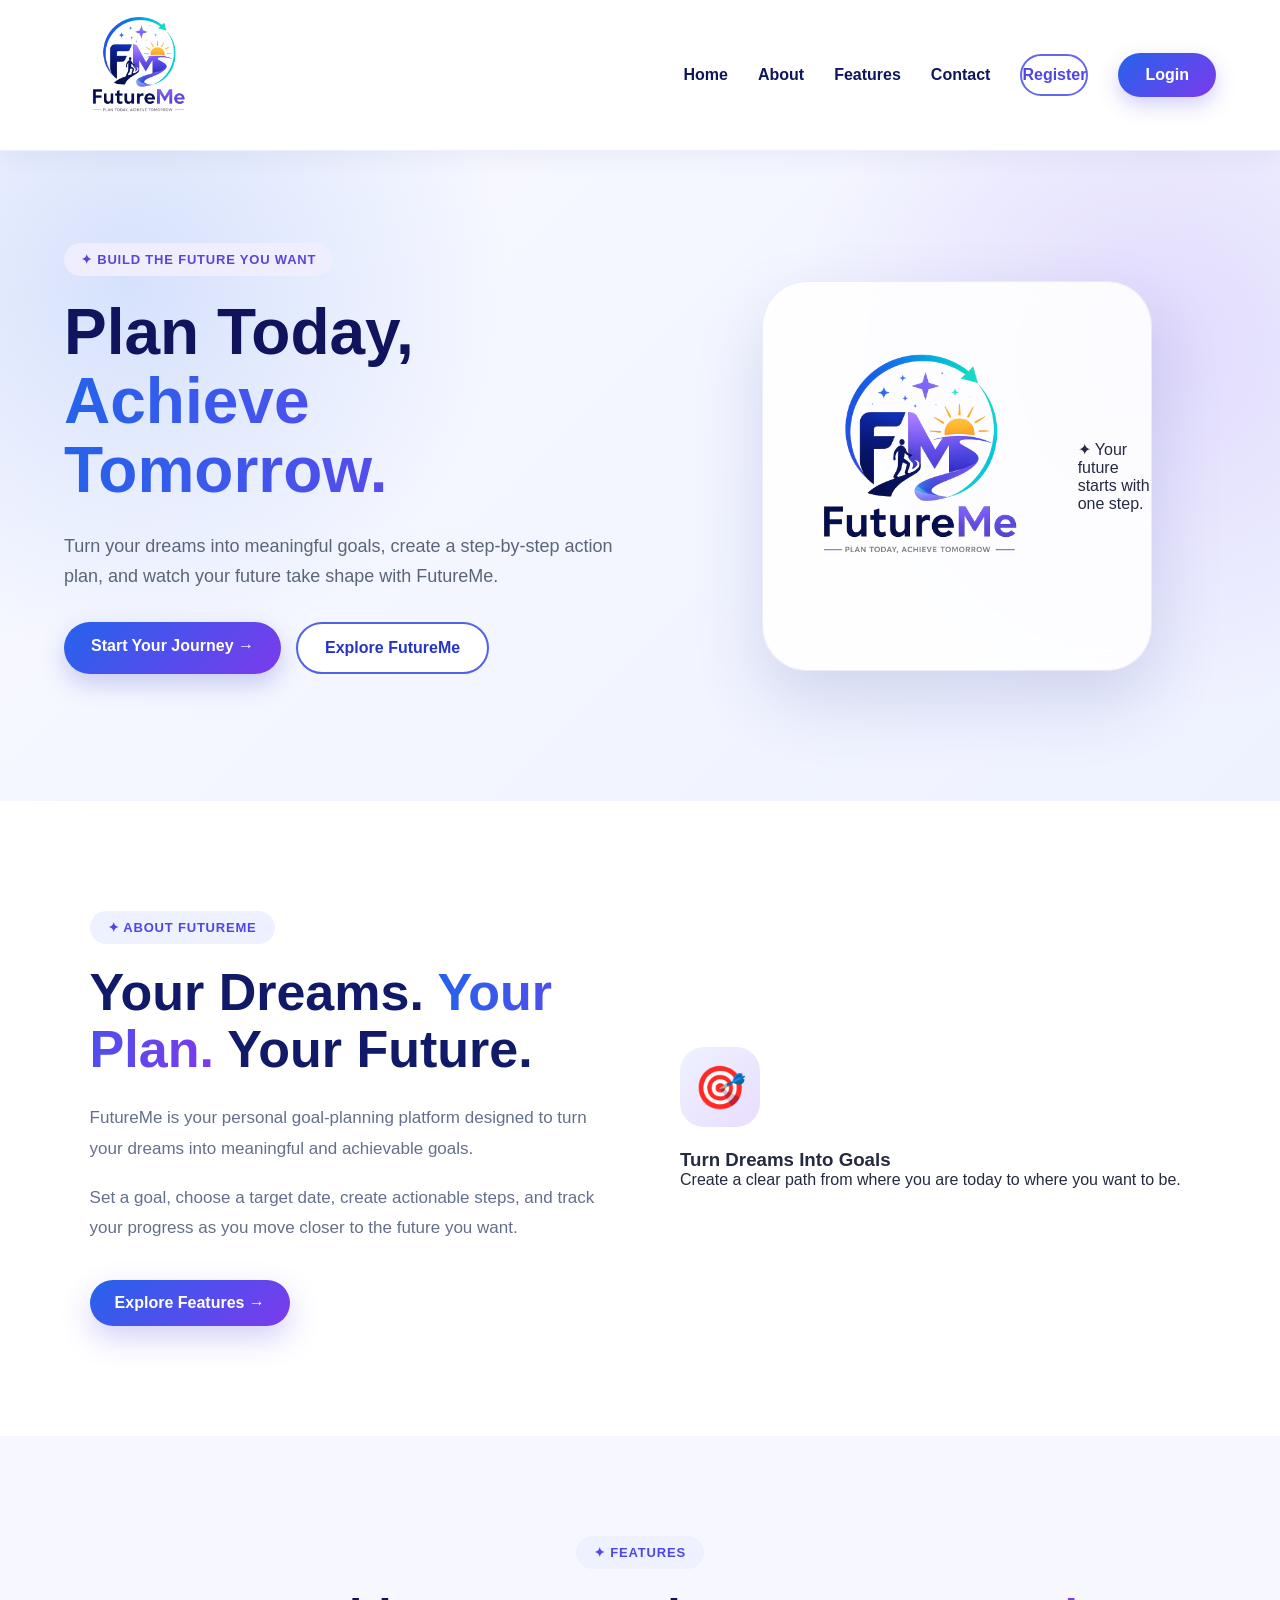
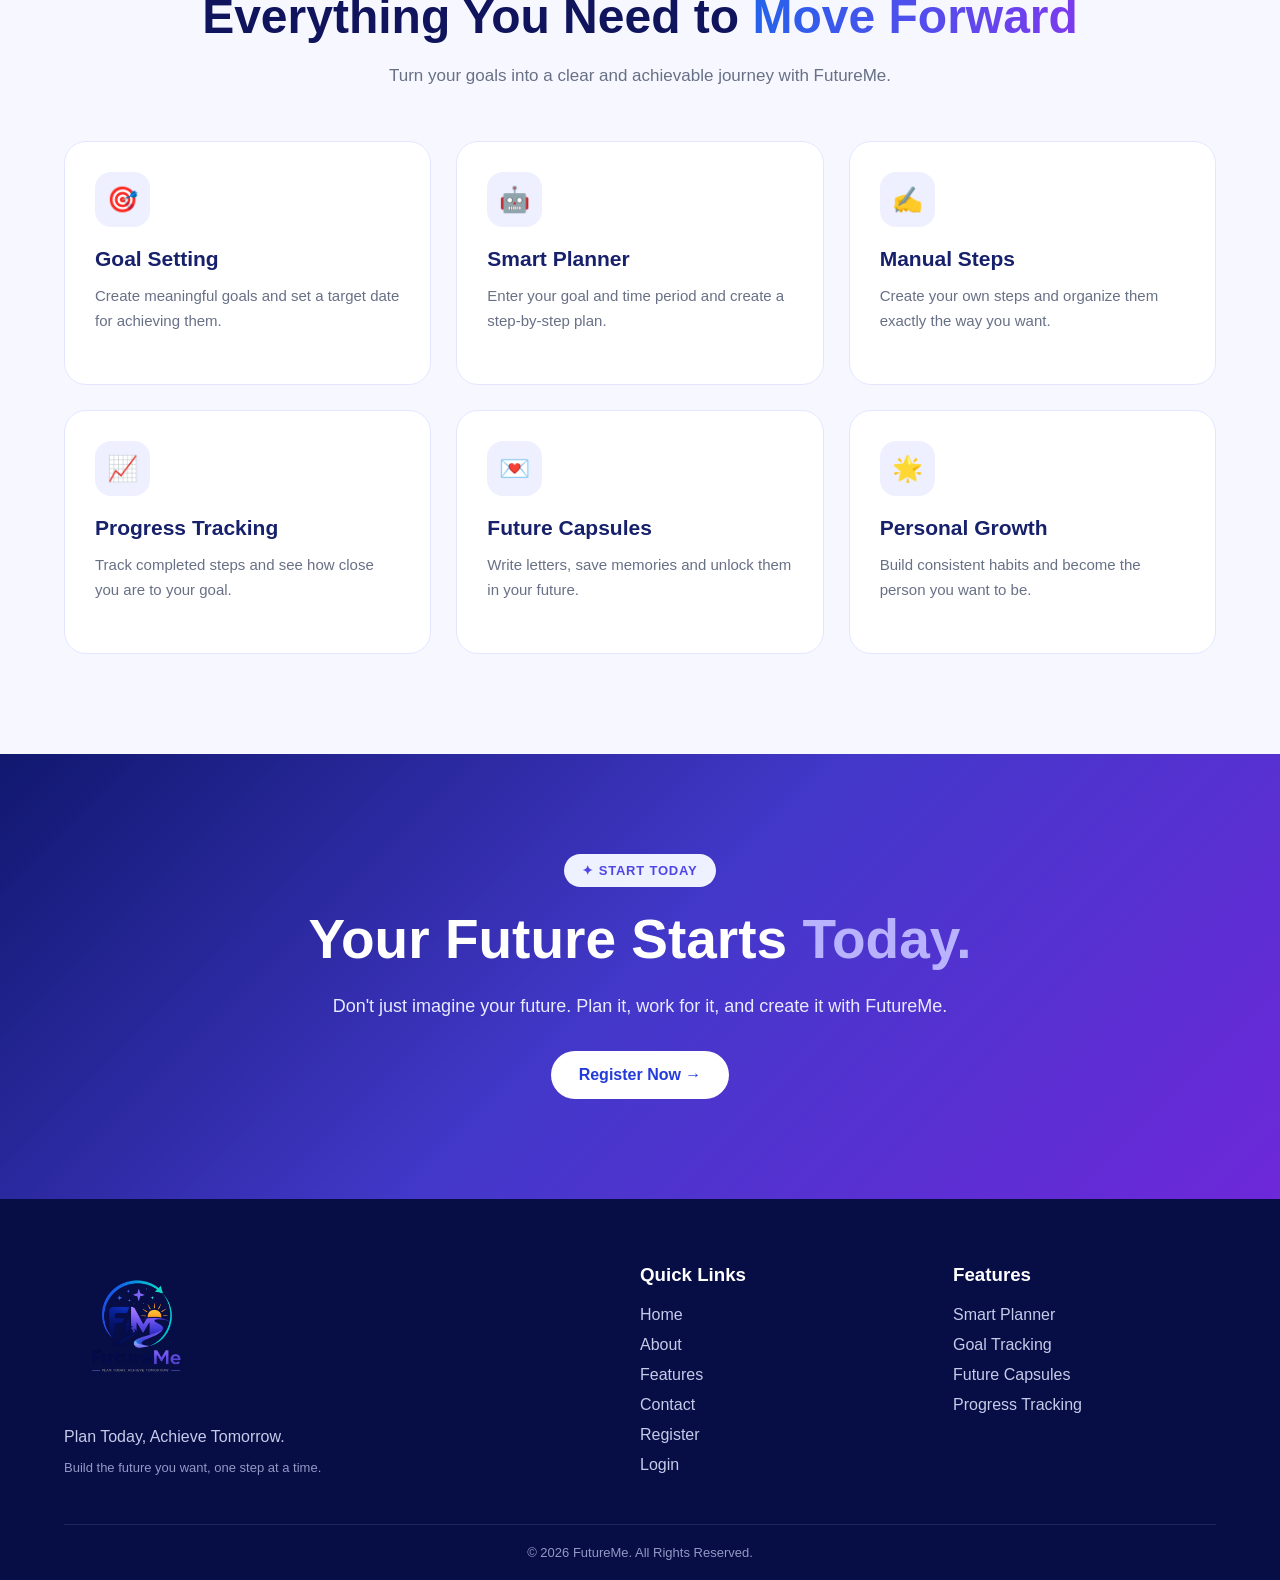
<file: index.html>
<!DOCTYPE html>
<html lang="en">

<head>
    <meta charset="UTF-8">
    <meta name="viewport" content="width=device-width, initial-scale=1.0">

    <title>FutureMe | Plan Today, Achieve Tomorrow</title>

    <link rel="stylesheet" href="style.css">
</head>

<body>

    <!-- =========================
         NAVBAR
    ========================== -->

    <header class="header">

        <nav class="navbar">

            <a href="#home" class="logo">
                <img src="FutureMe_logo.png" alt="FutureMe Logo">
            </a>

            <ul class="nav-links">

                <li>
                    <a href="#home">Home</a>
                </li>

                <li>
                    <a href="#about">About</a>
                </li>

                <li>
                    <a href="#features">Features</a>
                </li>

                <li>
                    <a href="#contact">Contact</a>
                </li>

                <li>
                    <a href="register.html" class="register-btn">
                        Register
                    </a>
                </li>

                <li>
                    <a href="login.html" class="login-btn">
                        Login
                    </a>
                </li>

            </ul>

        </nav>

    </header>


    <!-- =========================
         HERO SECTION
    ========================== -->

    <section class="hero" id="home">

        <div class="hero-content">

            <div class="hero-text">

                <span class="hero-tag">
                    ✦ BUILD THE FUTURE YOU WANT
                </span>

                <h1>
                    Plan Today,
                    <span>Achieve Tomorrow.</span>
                </h1>

                <p>
                    Turn your dreams into meaningful goals,
                    create a step-by-step action plan, and
                    watch your future take shape with FutureMe.
                </p>

                <div class="hero-buttons">

                    <a href="register.html" class="btn-primary">
                        Start Your Journey →
                    </a>

                    <a href="#about" class="btn-secondary">
                        Explore FutureMe
                    </a>

                </div>

            </div>


            <!-- HERO LOGO -->

            <div class="hero-visual">

                <div class="logo-card">

                    <img src="FutureMe_logo.png" alt="FutureMe Logo">

                    <p>
                        ✦ Your future starts with one step.
                    </p>

                </div>

            </div>

        </div>

    </section>


    <!-- =========================
         ABOUT SECTION
    ========================== -->

    <section class="about" id="about">

        <div class="about-container">

            <div class="about-content">

                <span class="section-tag">
                    ✦ ABOUT FUTUREME
                </span>

                <h2>
                    Your Dreams.
                    <span>Your Plan.</span>
                    Your Future.
                </h2>

                <p>
                    FutureMe is your personal goal-planning
                    platform designed to turn your dreams into
                    meaningful and achievable goals.
                </p>

                <p>
                    Set a goal, choose a target date, create
                    actionable steps, and track your progress
                    as you move closer to the future you want.
                </p>

                <a href="#features" class="about-button">
                    Explore Features →
                </a>

            </div>


            <div class="about-card">

                <div class="about-icon">
                    🎯
                </div>

                <h3>
                    Turn Dreams Into Goals
                </h3>

                <p>
                    Create a clear path from where you are
                    today to where you want to be.
                </p>

            </div>

        </div>

    </section>


    <!-- =========================
         FEATURES SECTION
    ========================== -->

    <section class="features" id="features">

        <div class="section-container">

            <span class="section-tag">
                ✦ FEATURES
            </span>

            <h2>
                Everything You Need to
                <span>Move Forward</span>
            </h2>

            <p class="section-description">
                Turn your goals into a clear and achievable
                journey with FutureMe.
            </p>


            <div class="feature-list">

                <div class="feature-card">

                    <div class="feature-icon">
                        🎯
                    </div>

                    <h3>
                        Goal Setting
                    </h3>

                    <p>
                        Create meaningful goals and set a
                        target date for achieving them.
                    </p>

                </div>


                <div class="feature-card">

                    <div class="feature-icon">
                        🤖
                    </div>

                    <h3>
                        Smart Planner
                    </h3>

                    <p>
                        Enter your goal and time period and
                        create a step-by-step plan.
                    </p>

                </div>


                <div class="feature-card">

                    <div class="feature-icon">
                        ✍️
                    </div>

                    <h3>
                        Manual Steps
                    </h3>

                    <p>
                        Create your own steps and organize
                        them exactly the way you want.
                    </p>

                </div>


                <div class="feature-card">

                    <div class="feature-icon">
                        📈
                    </div>

                    <h3>
                        Progress Tracking
                    </h3>

                    <p>
                        Track completed steps and see how
                        close you are to your goal.
                    </p>

                </div>


                <div class="feature-card">

                    <div class="feature-icon">
                        💌
                    </div>

                    <h3>
                        Future Capsules
                    </h3>

                    <p>
                        Write letters, save memories and
                        unlock them in your future.
                    </p>

                </div>


                <div class="feature-card">

                    <div class="feature-icon">
                        🌟
                    </div>

                    <h3>
                        Personal Growth
                    </h3>

                    <p>
                        Build consistent habits and become
                        the person you want to be.
                    </p>

                </div>

            </div>

        </div>

    </section>


    <!-- =========================
         CALL TO ACTION
    ========================== -->

    <section class="cta">

        <div class="cta-content">

            <span class="section-tag">
                ✦ START TODAY
            </span>

            <h2>
                Your Future Starts
                <span>Today.</span>
            </h2>

            <p>
                Don't just imagine your future.
                Plan it, work for it, and create it with FutureMe.
            </p>

            <a href="register.html" class="cta-button">
                Register Now →
            </a>

        </div>

    </section>


    <!-- =========================
         FOOTER
    ========================== -->

    <footer id="contact">

        <div class="footer-content">

            <div class="footer-brand">

                <img src="FutureMe_logo.png" alt="FutureMe Logo">

                <p>
                    Plan Today, Achieve Tomorrow.
                </p>

                <p class="footer-small">
                    Build the future you want,
                    one step at a time.
                </p>

            </div>


            <div class="footer-column">

                <h3>
                    Quick Links
                </h3>

                <a href="#home">Home</a>
                <a href="#about">About</a>
                <a href="#features">Features</a>
                <a href="#contact">Contact</a>
                <a href="register.html">Register</a>
                <a href="login.html">Login</a>

            </div>


            <div class="footer-column">

                <h3>
                    Features
                </h3>

                <a href="#features">Smart Planner</a>
                <a href="#features">Goal Tracking</a>
                <a href="#features">Future Capsules</a>
                <a href="#features">Progress Tracking</a>

            </div>

        </div>


        <div class="footer-bottom">

            <p>
                © 2026 FutureMe. All Rights Reserved.
            </p>

        </div>

    </footer>

</body>

</html>
</file>
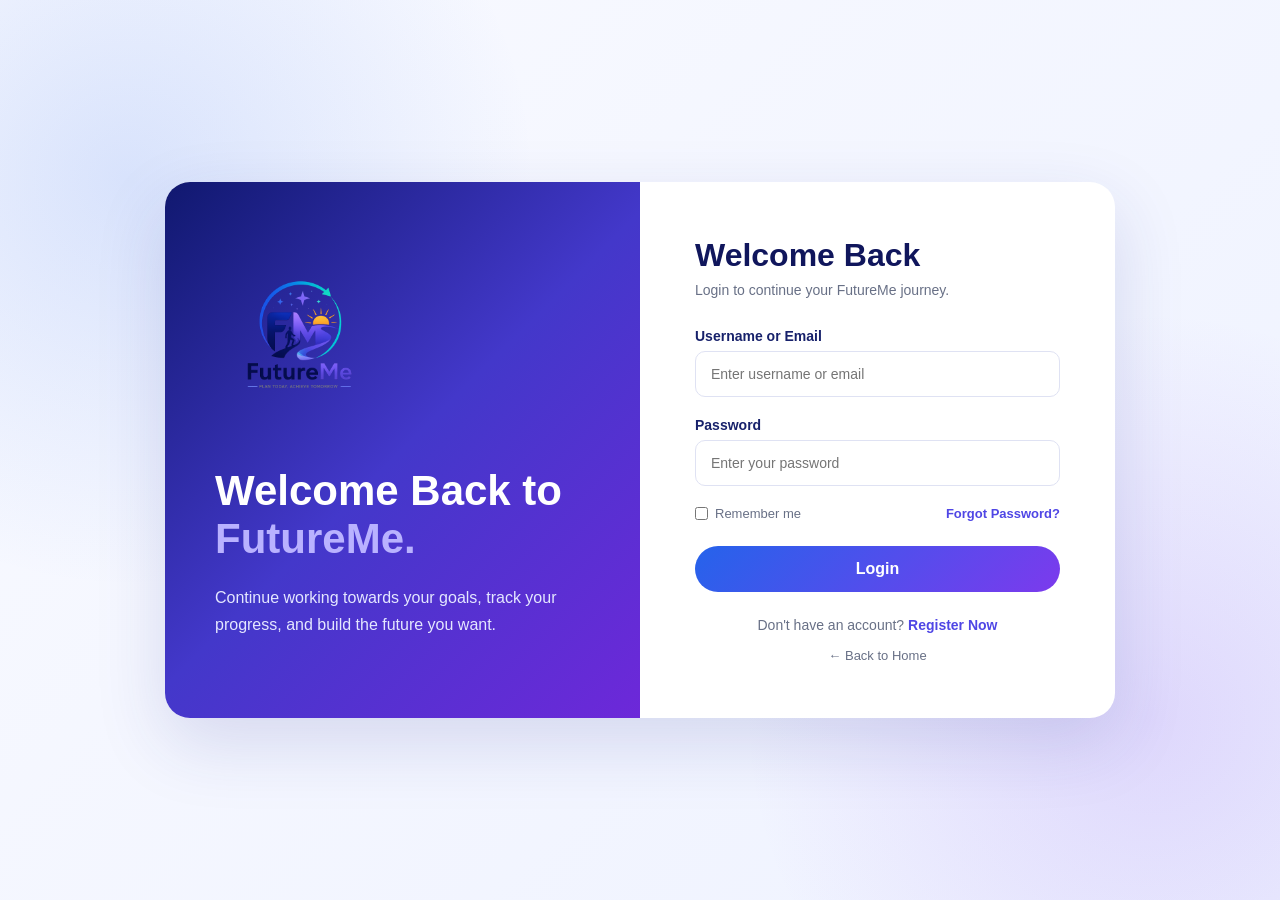
<file: ai-planner.html>
<!DOCTYPE html>
<html lang="en">

<head>

    <meta charset="UTF-8">

    <meta
        name="viewport"
        content="width=device-width, initial-scale=1.0"
    >

    <title>FutureMe | AI Planner</title>


    <style>

        * {
            margin: 0;
            padding: 0;
            box-sizing: border-box;
        }


        body {

            font-family:
                Arial,
                Helvetica,
                sans-serif;

            background: #f7f8ff;

            color: #252a41;

        }


        /* =========================
           HEADER
        ========================== */

        header {

            background: white;

            border-bottom:
                1px solid #e5e7f5;

            box-shadow:
                0 5px 20px
                rgba(30,40,100,0.06);

        }


        .navbar {

            width: 90%;

            max-width: 1150px;

            min-height: 78px;

            margin: auto;

            display: flex;

            align-items: center;

            justify-content: space-between;

        }


        .logo img {

            width: 140px;

            display: block;

        }


        .change-planner {

            text-decoration: none;

            color: #4f46e5;

            font-size: 14px;

            font-weight: bold;

        }


        .change-planner:hover {

            color: #7c3aed;

        }


        /* =========================
           MAIN
        ========================== */

        .container {

            width: 90%;

            max-width: 850px;

            margin: 55px auto 80px;

        }


        .tag {

            display: inline-block;

            padding: 8px 16px;

            border-radius: 20px;

            background: #eef0ff;

            color: #4f46e5;

            font-size: 12px;

            font-weight: bold;

            margin-bottom: 15px;

        }


        h1 {

            font-size: 42px;

            color: #10165c;

            margin-bottom: 12px;

        }


        .intro {

            color: #687086;

            line-height: 1.7;

            margin-bottom: 35px;

        }


        /* =========================
           GOAL CARD
        ========================== */

        .goal-card {

            background: white;

            border: 1px solid #e3e6ff;

            border-radius: 22px;

            padding: 28px;

            margin-bottom: 25px;

            box-shadow:
                0 10px 30px
                rgba(40,50,150,0.06);

        }


        .goal-card h2 {

            color: #17216b;

            font-size: 22px;

            margin-bottom: 20px;

        }


        .goal-grid {

            display: grid;

            grid-template-columns:
                repeat(3, 1fr);

            gap: 18px;

        }


        .goal-item {

            background: #f7f8ff;

            padding: 18px;

            border-radius: 15px;

        }


        .goal-item span {

            display: block;

            font-size: 12px;

            color: #7b8196;

            margin-bottom: 7px;

        }


        .goal-item strong {

            display: block;

            color: #20275f;

            font-size: 15px;

            word-break: break-word;

        }


        .description-box {

            margin-top: 18px;

            background: #f7f8ff;

            padding: 18px;

            border-radius: 15px;

        }


        .description-box span {

            display: block;

            font-size: 12px;

            color: #7b8196;

            margin-bottom: 7px;

        }


        .description-box p {

            color: #414862;

            font-size: 14px;

            line-height: 1.6;

        }


        /* =========================
           AI MESSAGE
        ========================== */

        .ai-message {

            display: flex;

            gap: 15px;

            align-items: flex-start;

            background:
                linear-gradient(
                    135deg,
                    #eef2ff,
                    #f5efff
                );

            border: 1px solid #dfe3ff;

            padding: 20px;

            border-radius: 18px;

            margin-bottom: 25px;

        }


        .ai-icon {

            width: 48px;

            height: 48px;

            min-width: 48px;

            border-radius: 14px;

            display: flex;

            align-items: center;

            justify-content: center;

            background:
                linear-gradient(
                    135deg,
                    #2563eb,
                    #7c3aed
                );

            color: white;

            font-size: 22px;

        }


        .ai-message h3 {

            color: #17216b;

            margin-bottom: 5px;

            font-size: 17px;

        }


        .ai-message p {

            color: #596078;

            font-size: 14px;

            line-height: 1.6;

        }


        /* =========================
           PLAN CARD
        ========================== */

        .plan-card {

            background: white;

            border: 1px solid #e3e6ff;

            border-radius: 22px;

            padding: 30px;

            box-shadow:
                0 10px 30px
                rgba(40,50,150,0.06);

        }


        .plan-header {

            display: flex;

            justify-content: space-between;

            align-items: center;

            gap: 15px;

            margin-bottom: 25px;

        }


        .plan-header h2 {

            color: #10165c;

            font-size: 23px;

        }


        .step-count {

            background: #eef0ff;

            color: #4f46e5;

            padding: 7px 12px;

            border-radius: 20px;

            font-size: 12px;

            font-weight: bold;

            white-space: nowrap;

        }


        /* =========================
           LOADING
        ========================== */

        .loading {

            text-align: center;

            padding: 45px 20px;

        }


        .spinner {

            width: 45px;

            height: 45px;

            border: 4px solid #e5e7f5;

            border-top-color: #7c3aed;

            border-radius: 50%;

            animation:
                spin 0.9s linear infinite;

            margin: 0 auto 18px;

        }


        @keyframes spin {

            to {
                transform: rotate(360deg);
            }

        }


        .loading h3 {

            color: #17216b;

            margin-bottom: 7px;

        }


        .loading p {

            color: #687086;

            font-size: 14px;

        }


        /* =========================
           ERROR
        ========================== */

        .error-box {

            background: #fff1f2;

            border: 1px solid #fecdd3;

            color: #be123c;

            padding: 18px;

            border-radius: 15px;

            line-height: 1.6;

            font-size: 14px;

            display: none;

            margin-bottom: 20px;

        }


        /* =========================
           STEPS
        ========================== */

        #stepsContainer {

            display: flex;

            flex-direction: column;

            gap: 14px;

        }


        .step {

            display: flex;

            align-items: flex-start;

            gap: 15px;

            padding: 18px;

            border: 1px solid #e5e7f5;

            border-radius: 16px;

            background: #fafaff;

        }


        .step-number {

            width: 38px;

            height: 38px;

            min-width: 38px;

            border-radius: 12px;

            display: flex;

            align-items: center;

            justify-content: center;

            background:
                linear-gradient(
                    135deg,
                    #2563eb,
                    #7c3aed
                );

            color: white;

            font-weight: bold;

            font-size: 13px;

        }


        .step-text {

            flex: 1;

            color: #343b55;

            font-size: 14px;

            line-height: 1.65;

            padding-top: 7px;

        }


        /* =========================
           ACTIONS
        ========================== */

        .actions {

            display: flex;

            justify-content: space-between;

            gap: 15px;

            margin-top: 28px;

        }


        .btn {

            border: none;

            text-decoration: none;

            cursor: pointer;

            padding: 13px 22px;

            border-radius: 28px;

            font-size: 14px;

            font-weight: bold;

            transition: 0.2s ease;

        }


        .btn-secondary {

            background: #eef0ff;

            color: #4f46e5;

        }


        .btn-primary {

            color: white;

            background:
                linear-gradient(
                    135deg,
                    #2563eb,
                    #7c3aed
                );

            box-shadow:
                0 8px 20px
                rgba(76,70,229,0.20);

        }


        .btn:hover {

            transform: translateY(-2px);

        }


        .btn:disabled {

            opacity: 0.6;

            cursor: not-allowed;

            transform: none;

        }


        /* =========================
           HIDDEN
        ========================== */

        .hidden {

            display: none !important;

        }


        /* =========================
           MOBILE
        ========================== */

        @media (max-width: 700px) {

            .navbar {

                width: 92%;

            }


            .logo img {

                width: 120px;

            }


            .container {

                width: 92%;

                margin-top: 35px;

            }


            h1 {

                font-size: 32px;

            }


            .goal-grid {

                grid-template-columns: 1fr;

            }


            .plan-card,
            .goal-card {

                padding: 22px;

            }


            .plan-header {

                align-items: flex-start;

                flex-direction: column;

            }


            .actions {

                flex-direction: column-reverse;

            }


            .btn {

                width: 100%;

                text-align: center;

            }

        }

    </style>

</head>


<body>


<!-- =========================
     HEADER
========================== -->

<header>

    <nav class="navbar">

        <a
            href="index.html"
            class="logo"
        >

            <img
                src="FutureMe_logo.png"
                alt="FutureMe Logo"
            >

        </a>


        <a
            href="planner-choice.html"
            class="change-planner"
        >

            ← Change Planner

        </a>

    </nav>

</header>



<!-- =========================
     MAIN
========================== -->

<main class="container">


    <span class="tag">
        ✦ AI PLANNER
    </span>


    <h1>
        Your Smart Plan Is Ready
    </h1>


    <p class="intro">

        FutureMe AI will understand your goal,
        consider your target date, and create
        practical steps to help you move forward.

    </p>



    <!-- =========================
         GOAL
    ========================== -->

    <section class="goal-card">

        <h2>
            🎯 Your Goal
        </h2>


        <div class="goal-grid">


            <div class="goal-item">

                <span>
                    Goal
                </span>

                <strong id="goalName">
                    Loading...
                </strong>

            </div>


            <div class="goal-item">

                <span>
                    Category
                </span>

                <strong id="goalCategory">
                    Loading...
                </strong>

            </div>


            <div class="goal-item">

                <span>
                    Target Date
                </span>

                <strong id="targetDate">
                    Loading...
                </strong>

            </div>


        </div>


        <div class="description-box">

            <span>
                Description
            </span>

            <p id="goalDescription">
                Loading...
            </p>

        </div>

    </section>



    <!-- =========================
         AI MESSAGE
    ========================== -->

    <section class="ai-message">

        <div class="ai-icon">
            🤖
        </div>


        <div>

            <h3>
                FutureMe AI
            </h3>

            <p id="aiStatus">
                AI is creating your personalized
                plan...
            </p>

        </div>

    </section>



    <!-- =========================
         ERROR
    ========================== -->

    <div
        id="errorBox"
        class="error-box"
    ></div>



    <!-- =========================
         PLAN
    ========================== -->

    <section
        id="planCard"
        class="plan-card hidden"
    >

        <div class="plan-header">

            <h2>
                📋 Suggested Steps
            </h2>


            <span
                id="stepCount"
                class="step-count"
            >
                0 Steps
            </span>

        </div>


        <div id="stepsContainer"></div>


        <div class="actions">

            <button
                type="button"
                class="btn btn-secondary"
                id="regenerateBtn"
            >
                🔄 Regenerate Plan
            </button>


            <button
                type="button"
                class="btn btn-primary"
                id="savePlanBtn"
            >
                Save Plan & Continue →
            </button>

        </div>

    </section>


</main>



<script>

/* =====================================================
   FUTUREME AI PLANNER
===================================================== */


/* =========================
   ELEMENTS
========================= */

const goalNameElement =
    document.getElementById(
        "goalName"
    );


const goalCategoryElement =
    document.getElementById(
        "goalCategory"
    );


const targetDateElement =
    document.getElementById(
        "targetDate"
    );


const goalDescriptionElement =
    document.getElementById(
        "goalDescription"
    );


const aiStatusElement =
    document.getElementById(
        "aiStatus"
    );


const planCard =
    document.getElementById(
        "planCard"
    );


const stepsContainer =
    document.getElementById(
        "stepsContainer"
    );


const stepCountElement =
    document.getElementById(
        "stepCount"
    );


const errorBox =
    document.getElementById(
        "errorBox"
    );


const savePlanBtn =
    document.getElementById(
        "savePlanBtn"
    );


const regenerateBtn =
    document.getElementById(
        "regenerateBtn"
    );


/* =========================
   VARIABLES
========================= */

let currentGoal = null;

let currentUser = null;

let generatedSteps = [];


/* =========================
   SHOW ERROR
========================= */

function showError(message) {

    errorBox.textContent =
        message;

    errorBox.style.display =
        "block";

}


/* =========================
   HIDE ERROR
========================= */

function hideError() {

    errorBox.style.display =
        "none";

    errorBox.textContent =
        "";

}


/* =========================
   LOAD USER
========================= */

function loadUser() {

    const savedUser =
        localStorage.getItem(
            "futureMeCurrentUser"
        );


    if (!savedUser) {

        window.location.href =
            "login.html";

        return false;

    }


    try {

        currentUser =
            JSON.parse(
                savedUser
            );

    } catch (error) {

        localStorage.removeItem(
            "futureMeCurrentUser"
        );

        window.location.href =
            "login.html";

        return false;

    }


    if (
        !currentUser ||
        !currentUser.id
    ) {

        window.location.href =
            "login.html";

        return false;

    }


    return true;

}


/* =========================
   LOAD GOAL
========================= */

function loadGoal() {

    const savedGoal =
        localStorage.getItem(
            "futureMeGoal"
        );


    if (!savedGoal) {

        showError(
            "No goal was found. Please create a goal first."
        );

        aiStatusElement.textContent =
            "Please create a goal before using the AI Planner.";

        return false;

    }


    try {

        currentGoal =
            JSON.parse(
                savedGoal
            );

    } catch (error) {

        showError(
            "The saved goal data is invalid."
        );

        return false;

    }


    if (
        !currentGoal ||
        !currentGoal.id
    ) {

        showError(
            "Goal information is incomplete. Please create the goal again."
        );

        return false;

    }


    goalNameElement.textContent =
        currentGoal.name ||
        "Not specified";


    goalCategoryElement.textContent =
        currentGoal.category ||
        "General";


    targetDateElement.textContent =
    formatDate(
        currentGoal.target_date ||
        currentGoal.targetDate ||
        ""
    );

    goalDescriptionElement.textContent =
        currentGoal.description ||
        "No additional description provided.";


    return true;

}


/* =========================
   FORMAT DATE
========================= */

function formatDate(dateValue) {

    if (!dateValue) {

        return "Not specified";

    }


    const parts =
        String(dateValue).split("-");


    if (
        parts.length === 3
    ) {

        return (
            parts[2] +
            "/" +
            parts[1] +
            "/" +
            parts[0]
        );

    }


    return dateValue;

}


/* =========================
   GENERATE AI PLAN
========================= */

async function generateAIPlan() {

    hideError();


    planCard.classList.add(
        "hidden"
    );


    stepsContainer.innerHTML =
        "";


    generatedSteps = [];


    aiStatusElement.textContent =
        "AI is creating your personalized plan...";


    savePlanBtn.disabled =
        true;


    regenerateBtn.disabled =
        true;


    const formData =
        new FormData();


    formData.append(
        "user_id",
        currentUser.id
    );


    formData.append(
        "goal",
        currentGoal.name || ""
    );


    formData.append(
        "description",
        currentGoal.description || ""
    );


    formData.append(
        "category",
        currentGoal.category || ""
    );


    formData.append(
    "start_date",
    currentGoal.start_date ||
    currentGoal.startDate ||
    ""
);


formData.append(
    "target_date",
    currentGoal.target_date ||
    currentGoal.targetDate ||
    ""
);


    try {

        const response =
            await fetch(
                "api/generate_ai_plan.php",
                {
                    method: "POST",
                    body: formData
                }
            );


        const data =
            await response.json();


        if (!data.success) {

            throw new Error(
                data.message ||
                "AI could not generate the plan."
            );

        }


        if (
            !Array.isArray(
                data.steps
            ) ||
            data.steps.length === 0
        ) {

            throw new Error(
                "AI returned no usable steps."
            );

        }


        generatedSteps =
            data.steps.map(
                function(step) {

                    return {

                        text:
                            step.step,

                        completed:
                            false

                    };

                }
            );


        renderSteps();


        aiStatusElement.textContent =
            "Your personalized plan has been created. Review the steps and save your plan.";


        planCard.classList.remove(
            "hidden"
        );


        savePlanBtn.disabled =
            false;


    } catch (error) {

        console.error(
            "AI Planner Error:",
            error
        );


        showError(
            error.message ||
            "Something went wrong while generating the AI plan."
        );


        aiStatusElement.textContent =
            "We could not generate your plan. Please try again.";

    }


    regenerateBtn.disabled =
        false;

}


/* =========================
   RENDER STEPS
========================= */

function renderSteps() {

    stepsContainer.innerHTML =
        "";


    generatedSteps.forEach(
        function(step, index) {

            const stepElement =
                document.createElement(
                    "div"
                );


            stepElement.className =
                "step";


            const numberElement =
                document.createElement(
                    "div"
                );


            numberElement.className =
                "step-number";


            numberElement.textContent =
                index + 1;


            const textElement =
                document.createElement(
                    "div"
                );


            textElement.className =
                "step-text";


            textElement.textContent =
                step.text;


            stepElement.appendChild(
                numberElement
            );


            stepElement.appendChild(
                textElement
            );


            stepsContainer.appendChild(
                stepElement
            );

        }
    );


    stepCountElement.textContent =
        generatedSteps.length +
        (
            generatedSteps.length === 1
                ? " Step"
                : " Steps"
        );

}


/* =========================
   SAVE PLAN
========================= */

async function savePlan() {

    if (
        !currentUser ||
        !currentUser.id
    ) {

        showError(
            "User information is missing. Please login again."
        );

        return;

    }


    if (
        !currentGoal ||
        !currentGoal.id
    ) {

        showError(
            "Goal information is missing."
        );

        return;

    }


    if (
        generatedSteps.length === 0
    ) {

        showError(
            "There are no steps to save."
        );

        return;

    }


    savePlanBtn.disabled =
        true;


    regenerateBtn.disabled =
        true;


    savePlanBtn.textContent =
        "Saving Plan...";


    hideError();


    const stepsForBackend =
        generatedSteps.map(
            function(step) {

                return {

                    text:
                        step.text,

                    completed:
                        false

                };

            }
        );


    const formData =
        new FormData();


    formData.append(
        "user_id",
        currentUser.id
    );


    formData.append(
        "goal_id",
        currentGoal.id
    );


    formData.append(
        "type",
        "AI"
    );


    formData.append(
        "steps",
        JSON.stringify(
            stepsForBackend
        )
    );


    try {

        const response =
            await fetch(
                "api/save_plan.php",
                {
                    method: "POST",
                    body: formData
                }
            );


        const data =
            await response.json();


        if (!data.success) {

            throw new Error(
                data.message ||
                "Could not save the plan."
            );

        }


        /* =========================
           CREATE PLAN OBJECT
        ========================== */

        const plan = {

            id:
                data.plan_id,

            plan_id:
                data.plan_id,

            type:
                "AI",

            goal_id:
                currentGoal.id,

            goalName:
                currentGoal.name,

            steps:
                stepsForBackend

        };


        /* =========================
           SAVE PLAN ID
        ========================== */

        localStorage.setItem(
            "futureMePlanId",
            String(
                data.plan_id
            )
        );


        /* =========================
           SAVE PLAN
        ========================== */

        localStorage.setItem(
            "futureMePlan",
            JSON.stringify(
                plan
            )
        );


        /* =========================
           INITIAL PROGRESS
        ========================== */

        localStorage.setItem(
            "futureMeProgress",
            JSON.stringify({

                percentage: 0,

                completed_steps: 0,

                total_steps:
                    stepsForBackend.length,

                remaining_steps:
                    stepsForBackend.length

            })
        );


        savePlanBtn.textContent =
            "Plan Saved ✓";


        setTimeout(
            function() {

                window.location.href =
                    "progress.html";

            },
            500
        );


    } catch (error) {

        console.error(
            "Save Plan Error:",
            error
        );


        showError(
            error.message ||
            "Could not save your plan."
        );


        savePlanBtn.disabled =
            false;


        regenerateBtn.disabled =
            false;


        savePlanBtn.textContent =
            "Save Plan & Continue →";

    }

}


/* =========================
   EVENTS
========================= */

savePlanBtn.addEventListener(
    "click",
    savePlan
);


regenerateBtn.addEventListener(
    "click",
    generateAIPlan
);


/* =========================
   START
========================= */

if (
    loadUser() &&
    loadGoal()
) {

    generateAIPlan();

}

</script>


</body>

</html>
</file>
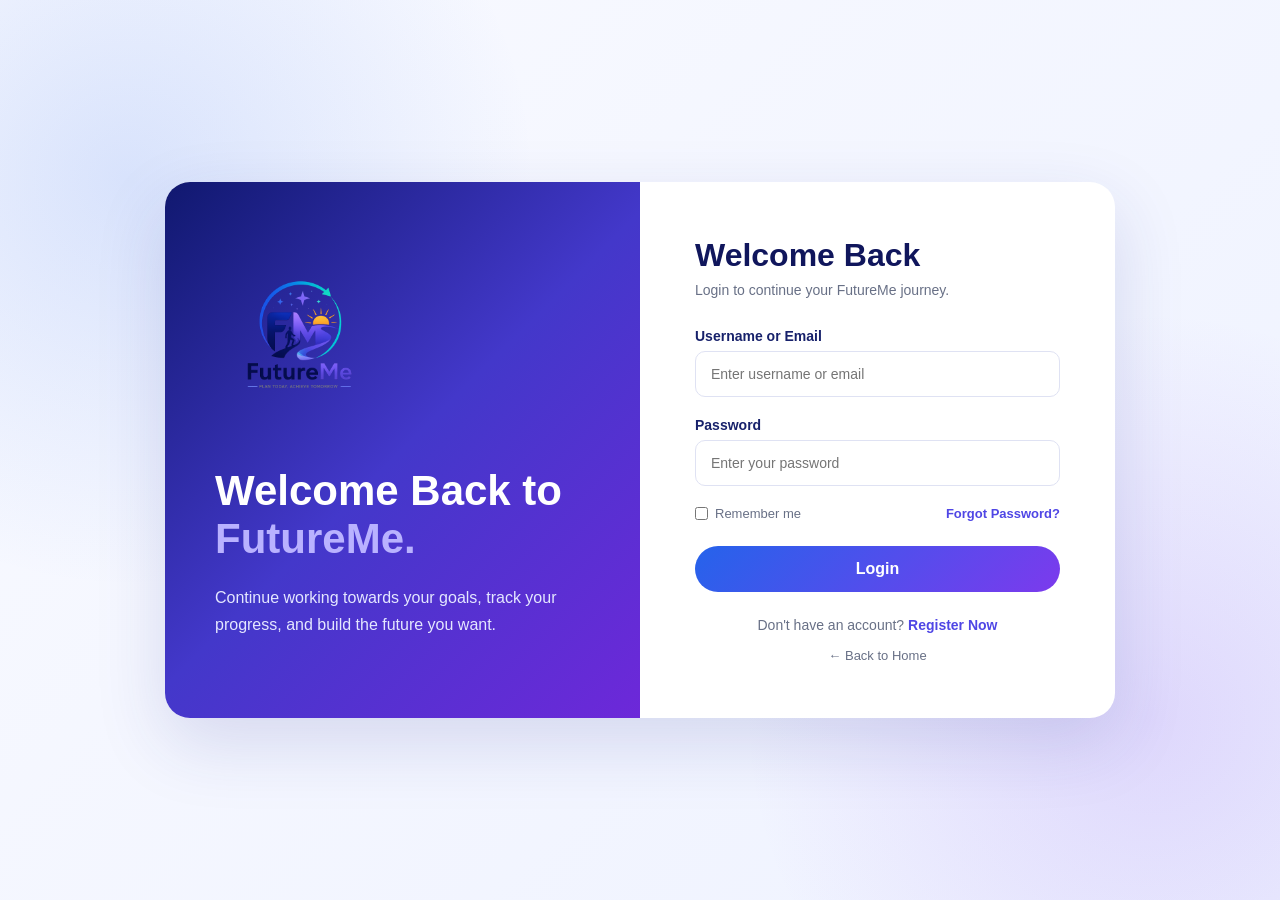
<file: capsule.html>
<!DOCTYPE html>
<html lang="en">
<head>
    <meta charset="UTF-8">
    <meta name="viewport" content="width=device-width, initial-scale=1.0">

    <title>Future Capsule | FutureMe</title>

    <link rel="stylesheet" href="style.css">

    <style>
        .capsule-page {
            min-height: 100vh;
            padding: 40px 20px 60px;
        }

        .capsule-container {
            max-width: 1000px;
            margin: 0 auto;
        }

        .capsule-header {
            text-align: center;
            margin-bottom: 35px;
        }

        .capsule-header h1 {
            font-size: 42px;
            margin-bottom: 10px;
            color: #10145c;
        }

        .capsule-header p {
            color: #666;
            font-size: 17px;
        }

        .capsule-form-card {
            background: #ffffff;
            border-radius: 20px;
            padding: 30px;
            box-shadow: 0 10px 35px rgba(37, 99, 235, 0.10);
            margin-bottom: 35px;
        }

        .capsule-form-card h2 {
            color: #10145c;
            margin-bottom: 20px;
        }

        .form-group {
            margin-bottom: 18px;
        }

        .form-group label {
            display: block;
            font-weight: 600;
            margin-bottom: 8px;
            color: #333;
        }

        .form-group input,
        .form-group textarea {
            width: 100%;
            padding: 13px 15px;
            border: 1px solid #d9def0;
            border-radius: 10px;
            font-size: 15px;
            box-sizing: border-box;
            outline: none;
        }

        .form-group input:focus,
        .form-group textarea:focus {
            border-color: #5b45d8;
        }

        .form-group textarea {
            min-height: 130px;
            resize: vertical;
        }

        .save-capsule-btn {
            width: 100%;
            border: none;
            border-radius: 12px;
            padding: 14px;
            background: linear-gradient(135deg, #2563eb, #7c3aed);
            color: white;
            font-size: 16px;
            font-weight: 600;
            cursor: pointer;
        }

        .save-capsule-btn:disabled {
            opacity: 0.6;
            cursor: not-allowed;
        }

        .capsule-list {
            display: grid;
            grid-template-columns: repeat(auto-fit, minmax(280px, 1fr));
            gap: 22px;
        }

        .capsule-card {
            background: #ffffff;
            border-radius: 18px;
            padding: 24px;
            box-shadow: 0 8px 25px rgba(37, 99, 235, 0.09);
            border: 1px solid #edf0fb;
        }

        .capsule-card.locked {
            background: linear-gradient(135deg, #f4f1ff, #eef4ff);
        }

        .capsule-card.unlocked {
            background: linear-gradient(135deg, #f0fdf4, #eff6ff);
        }

        .capsule-status {
            display: inline-block;
            padding: 6px 11px;
            border-radius: 20px;
            font-size: 12px;
            font-weight: 700;
            margin-bottom: 12px;
        }

        .locked .capsule-status {
            background: #e9ddff;
            color: #673ab7;
        }

        .unlocked .capsule-status {
            background: #dcfce7;
            color: #15803d;
        }

        .capsule-card h3 {
            color: #10145c;
            margin: 8px 0 10px;
        }

        .capsule-message {
            color: #555;
            line-height: 1.6;
            white-space: pre-wrap;
            margin-bottom: 15px;
        }

        .unlock-date {
            color: #666;
            font-size: 14px;
            margin-bottom: 16px;
        }

        .delete-capsule-btn {
            border: none;
            background: #fee2e2;
            color: #b91c1c;
            padding: 9px 14px;
            border-radius: 9px;
            cursor: pointer;
            font-weight: 600;
        }

        .delete-capsule-btn:hover {
            background: #fecaca;
        }

        .locked-message {
            color: #666;
            font-style: italic;
            margin-bottom: 15px;
        }

        .empty-capsules {
            text-align: center;
            padding: 35px;
            background: #ffffff;
            border-radius: 18px;
            color: #777;
            box-shadow: 0 8px 25px rgba(37, 99, 235, 0.08);
        }

        .loading-message,
        .error-message {
            text-align: center;
            padding: 25px;
            color: #666;
        }

        .error-message {
            color: #b91c1c;
        }

        @media (max-width: 600px) {

            .capsule-page {
                padding: 25px 15px 40px;
            }

            .capsule-header h1 {
                font-size: 32px;
            }

            .capsule-form-card {
                padding: 22px;
            }
        }
    </style>
</head>

<body>

    <div class="capsule-page">

        <div class="capsule-container">

            <!-- HEADER -->
            <div class="capsule-header">
                <h1>💌 Future Capsule</h1>

                <p>
                    Write a message to your future self and unlock it on a special date.
                </p>
            </div>


            <!-- CREATE CAPSULE -->
            <div class="capsule-form-card">

                <h2>Create a Future Capsule</h2>

                <form id="capsuleForm">

                    <div class="form-group">

                        <label for="capsuleTitle">
                            Capsule Title
                        </label>

                        <input
                            type="text"
                            id="capsuleTitle"
                            placeholder="Example: My Future Success"
                            required
                        >

                    </div>


                    <div class="form-group">

                        <label for="capsuleMessage">
                            Message to Your Future Self
                        </label>

                        <textarea
                            id="capsuleMessage"
                            placeholder="Write something you want your future self to read..."
                            required
                        ></textarea>

                    </div>


                    <div class="form-group">

                        <label for="unlockDate">
                            Unlock Date
                        </label>

                        <input
                            type="date"
                            id="unlockDate"
                            required
                        >

                    </div>


                    <button
                        type="submit"
                        class="save-capsule-btn"
                        id="saveCapsuleBtn"
                    >
                        Save Future Capsule
                    </button>

                </form>

            </div>


            <!-- CAPSULES -->
            <div id="capsulesSection">

                <div class="loading-message">
                    Loading your Future Capsules...
                </div>

            </div>

        </div>

    </div>


    <script>

        /* =========================
           LOGIN CHECK
        ========================= */

        const loggedIn =
            localStorage.getItem("futureMeLoggedIn");

        if (loggedIn !== "true") {

            window.location.href = "login.html";

        }


        /* =========================
           GET CURRENT USER
        ========================= */

        let currentUser = null;

        try {

            currentUser = JSON.parse(
                localStorage.getItem("futureMeCurrentUser")
            );

        } catch (error) {

            currentUser = null;

        }


        if (!currentUser || !currentUser.id) {

            localStorage.removeItem("futureMeLoggedIn");
            localStorage.removeItem("futureMeCurrentUser");

            window.location.href = "login.html";

        }


        /* =========================
           ELEMENTS
        ========================= */

        const capsuleForm =
            document.getElementById("capsuleForm");

        const capsuleTitle =
            document.getElementById("capsuleTitle");

        const capsuleMessage =
            document.getElementById("capsuleMessage");

        const unlockDate =
            document.getElementById("unlockDate");

        const saveCapsuleBtn =
            document.getElementById("saveCapsuleBtn");

        const capsulesSection =
            document.getElementById("capsulesSection");


        /* =========================
           SET MINIMUM DATE
        ========================= */

        const today =
            new Date().toISOString().split("T")[0];

        unlockDate.min = today;


        /* =========================
           ESCAPE HTML
        ========================= */

        function escapeHTML(value) {

            return String(value ?? "")
                .replace(/&/g, "&amp;")
                .replace(/</g, "&lt;")
                .replace(/>/g, "&gt;")
                .replace(/"/g, "&quot;")
                .replace(/'/g, "&#039;");

        }


        /* =========================
           FORMAT DATE
        ========================= */

        function formatDate(dateString) {

            if (!dateString) {
                return "";
            }

            const date =
                new Date(dateString + "T00:00:00");

            return date.toLocaleDateString(
                "en-IN",
                {
                    day: "numeric",
                    month: "long",
                    year: "numeric"
                }
            );

        }


        /* =========================
           LOAD CAPSULES
        ========================= */

        async function loadCapsules() {

            capsulesSection.innerHTML = `
                <div class="loading-message">
                    Loading your Future Capsules...
                </div>
            `;

            try {

                const response =
                    await fetch(
                        `api/get_user_data.php?user_id=${encodeURIComponent(currentUser.id)}`
                    );

                const data =
                    await response.json();

                if (!data.success) {

                    throw new Error(
                        data.message ||
                        "Failed to load capsules."
                    );

                }


                const capsules =
                    Array.isArray(data.capsules)
                        ? data.capsules
                        : [];


                /* =========================
                   SAVE LATEST CAPSULE LOCALLY
                ========================= */

                if (capsules.length > 0) {

                    localStorage.setItem(
                        "futureMeCapsule",
                        JSON.stringify(capsules[0])
                    );

                } else {

                    localStorage.removeItem(
                        "futureMeCapsule"
                    );

                }


                renderCapsules(capsules);

            } catch (error) {

                console.error(error);

                capsulesSection.innerHTML = `
                    <div class="error-message">
                        Unable to load Future Capsules.
                        <br><br>
                        ${escapeHTML(error.message)}
                    </div>
                `;

            }

        }


        /* =========================
           RENDER CAPSULES
        ========================= */

        function renderCapsules(capsules) {

            if (capsules.length === 0) {

                capsulesSection.innerHTML = `
                    <div class="empty-capsules">
                        <h3>No Future Capsules Yet 💌</h3>

                        <p>
                            Create your first message to your future self.
                        </p>
                    </div>
                `;

                return;
            }


            const todayDate =
                new Date();

            todayDate.setHours(
                0,
                0,
                0,
                0
            );


            const cards =
                capsules.map(capsule => {

                    const unlock =
                        new Date(
                            capsule.unlock_date +
                            "T00:00:00"
                        );

                    unlock.setHours(
                        0,
                        0,
                        0,
                        0
                    );


                    const isUnlocked =
                        unlock <= todayDate;


                    const status =
                        isUnlocked
                            ? "🔓 Unlocked"
                            : "🔒 Locked";


                    return `
                        <div class="capsule-card ${
                            isUnlocked
                                ? "unlocked"
                                : "locked"
                        }">

                            <span class="capsule-status">
                                ${status}
                            </span>

                            <h3>
                                ${escapeHTML(capsule.title)}
                            </h3>

                            <div class="unlock-date">
                                📅 Unlock Date:
                                ${formatDate(capsule.unlock_date)}
                            </div>

                            ${
                                isUnlocked
                                    ? `
                                        <div class="capsule-message">
                                            ${escapeHTML(capsule.message)}
                                        </div>
                                    `
                                    : `
                                        <div class="locked-message">
                                            🔐 This message is locked
                                            until ${formatDate(capsule.unlock_date)}.
                                        </div>
                                    `
                            }

                            <button
                                type="button"
                                class="delete-capsule-btn"
                                data-id="${capsule.id}"
                            >
                                Delete
                            </button>

                        </div>
                    `;

                }).join("");


            capsulesSection.innerHTML = `
                <div class="capsule-list">
                    ${cards}
                </div>
            `;


            /* =========================
               DELETE BUTTONS
            ========================= */

            const deleteButtons =
                document.querySelectorAll(
                    ".delete-capsule-btn"
                );


            deleteButtons.forEach(button => {

                button.addEventListener(
                    "click",
                    () => {

                        const capsuleId =
                            button.dataset.id;

                        deleteCapsule(
                            capsuleId
                        );

                    }
                );

            });

        }


        /* =========================
           SAVE CAPSULE
        ========================= */

        capsuleForm.addEventListener(
            "submit",
            async function(event) {

                event.preventDefault();


                const title =
                    capsuleTitle.value.trim();

                const message =
                    capsuleMessage.value.trim();

                const date =
                    unlockDate.value;


                if (
                    title === "" ||
                    message === "" ||
                    date === ""
                ) {

                    alert(
                        "Please fill all Future Capsule fields."
                    );

                    return;

                }


                saveCapsuleBtn.disabled = true;

                saveCapsuleBtn.textContent =
                    "Saving...";


                try {

                    const formData =
                        new FormData();

                    formData.append(
                        "user_id",
                        currentUser.id
                    );

                    formData.append(
                        "title",
                        title
                    );

                    formData.append(
                        "message",
                        message
                    );

                    formData.append(
                        "unlock_date",
                        date
                    );


                    const response =
                        await fetch(
                            "api/save_capsule.php",
                            {
                                method: "POST",
                                body: formData
                            }
                        );


                    const data =
                        await response.json();


                    if (!data.success) {

                        throw new Error(
                            data.message ||
                            "Failed to save capsule."
                        );

                    }


                    /* =========================
                       LOCAL STORAGE COMPATIBILITY
                    ========================= */

                    localStorage.setItem(
                        "futureMeCapsule",
                        JSON.stringify({
                            id: data.capsule_id,
                            title: title,
                            message: message,
                            unlock_date: date
                        })
                    );


                    alert(
                        "Future Capsule saved successfully! 💌"
                    );


                    capsuleForm.reset();

                    unlockDate.min = today;


                    await loadCapsules();

                } catch (error) {

                    console.error(error);

                    alert(
                        error.message ||
                        "Something went wrong while saving the capsule."
                    );

                } finally {

                    saveCapsuleBtn.disabled = false;

                    saveCapsuleBtn.textContent =
                        "Save Future Capsule";

                }

            }
        );


        /* =========================
           DELETE CAPSULE
        ========================= */

        async function deleteCapsule(capsuleId) {

            const confirmDelete =
                confirm(
                    "Are you sure you want to delete this Future Capsule?"
                );


            if (!confirmDelete) {
                return;
            }


            try {

                const formData =
                    new FormData();

                formData.append(
                    "user_id",
                    currentUser.id
                );

                formData.append(
                    "capsule_id",
                    capsuleId
                );


                const response =
                    await fetch(
                        "api/delete_capsule.php",
                        {
                            method: "POST",
                            body: formData
                        }
                    );


                const data =
                    await response.json();


                if (!data.success) {

                    throw new Error(
                        data.message ||
                        "Failed to delete capsule."
                    );

                }


                /* =========================
                   REMOVE LOCAL COPY
                ========================= */

                const savedCapsule =
                    JSON.parse(
                        localStorage.getItem(
                            "futureMeCapsule"
                        ) || "null"
                    );


                if (
                    savedCapsule &&
                    String(savedCapsule.id) ===
                    String(capsuleId)
                ) {

                    localStorage.removeItem(
                        "futureMeCapsule"
                    );

                }


                alert(
                    "Future Capsule deleted successfully."
                );


                await loadCapsules();

            } catch (error) {

                console.error(error);

                alert(
                    error.message ||
                    "Something went wrong while deleting the capsule."
                );

            }

        }


        /* =========================
           INITIAL LOAD
        ========================= */

        loadCapsules();

    </script>

</body>
</html>
</file>
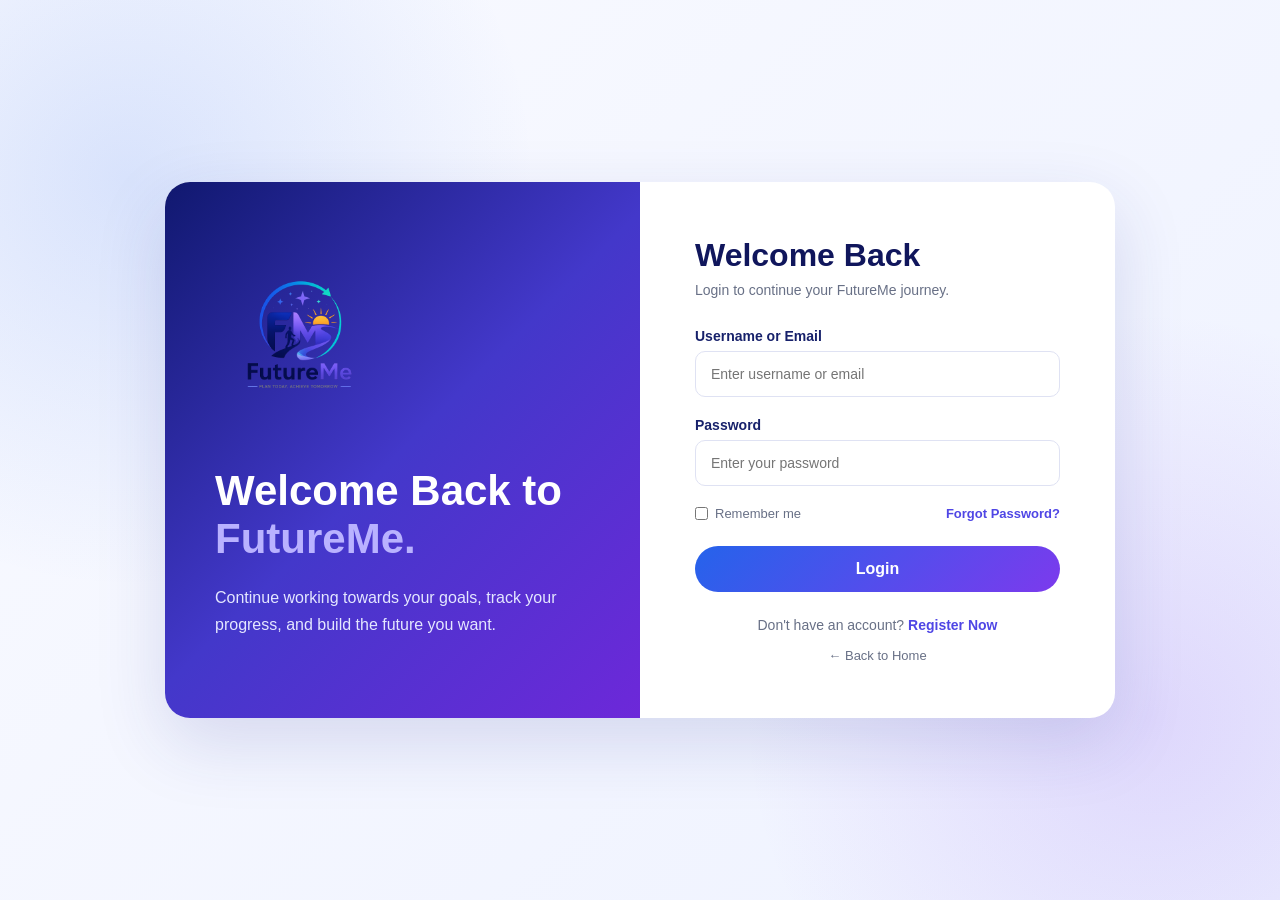
<file: dashboard.html>
<!DOCTYPE html>
<html lang="en">

<head>

    <meta charset="UTF-8">

    <meta name="viewport"
          content="width=device-width, initial-scale=1.0">

    <title>FutureMe | Dashboard</title>


    <style>

        * {
            margin: 0;
            padding: 0;
            box-sizing: border-box;
        }


        body {
            font-family: Arial, Helvetica, sans-serif;
            background: #f7f8ff;
            color: #252a41;
        }


        /* =========================
           NAVBAR
        ========================== */

        .dashboard-header {
            background: white;
            border-bottom: 1px solid #e7e9f5;
            box-shadow: 0 5px 20px rgba(30, 40, 100, 0.06);
        }


        .dashboard-navbar {
            width: 90%;
            max-width: 1200px;
            min-height: 80px;
            margin: auto;

            display: flex;
            align-items: center;
            justify-content: space-between;
        }


        .dashboard-logo img {
            width: 140px;
        }


        .user-area {
            display: flex;
            align-items: center;
            gap: 15px;
        }


        .user-name {
            color: #17216b;
            font-weight: bold;
            font-size: 14px;
        }


        .logout-btn {
            padding: 10px 20px;

            border-radius: 25px;

            color: white;

            background:
                linear-gradient(
                    135deg,
                    #2563eb,
                    #7c3aed
                );

            text-decoration: none;

            font-size: 14px;
            font-weight: bold;

            cursor: pointer;
            border: none;
        }


        /* =========================
           DASHBOARD
        ========================== */

        .dashboard {
            width: 90%;
            max-width: 1200px;

            margin: 50px auto;
        }


        .welcome-section {
            margin-bottom: 40px;
        }


        .welcome-section > span {
            display: inline-block;

            padding: 8px 16px;

            border-radius: 20px;

            background: #eef0ff;

            color: #4f46e5;

            font-size: 12px;
            font-weight: bold;

            margin-bottom: 15px;
        }


        .welcome-section h1 {
            color: #10165c;

            font-size: 42px;

            margin-bottom: 10px;
        }


        .welcome-section h1 span {
            padding: 0;

            background: none;

            font-size: inherit;

            color: #7c3aed;
        }


        .welcome-section p {
            color: #687086;

            font-size: 16px;

            line-height: 1.6;
        }


        /* =========================
           DASHBOARD CARDS
        ========================== */

        .dashboard-grid {
            display: grid;

            grid-template-columns:
                repeat(3, 1fr);

            gap: 25px;
        }


        .dashboard-card {
            background: white;

            padding: 30px;

            border-radius: 22px;

            border: 1px solid #e3e6ff;

            box-shadow:
                0 10px 30px
                rgba(40, 50, 150, 0.06);

            transition: 0.3s ease;
        }


        .dashboard-card:hover {
            transform: translateY(-6px);

            box-shadow:
                0 18px 35px
                rgba(40, 50, 150, 0.10);
        }


        .card-icon {
            width: 60px;
            height: 60px;

            display: flex;

            align-items: center;
            justify-content: center;

            background: #eef0ff;

            border-radius: 17px;

            font-size: 28px;

            margin-bottom: 20px;
        }


        .dashboard-card h3 {
            color: #17216b;

            font-size: 21px;

            margin-bottom: 10px;
        }


        .dashboard-card p {
            color: #687086;

            font-size: 14px;

            line-height: 1.7;

            margin-bottom: 20px;
        }


        .card-button {
            display: inline-block;

            padding: 11px 20px;

            border-radius: 25px;

            background:
                linear-gradient(
                    135deg,
                    #2563eb,
                    #7c3aed
                );

            color: white;

            font-size: 13px;

            font-weight: bold;

            text-decoration: none;
        }


        /* =========================
           PROGRESS SECTION
        ========================== */

        .progress-section {
            margin-top: 40px;

            background: white;

            padding: 30px;

            border-radius: 22px;

            border: 1px solid #e3e6ff;
        }


        .progress-section h2 {
            color: #10165c;

            margin-bottom: 20px;
        }


        .progress-info {
            display: flex;

            justify-content: space-between;

            margin-bottom: 10px;

            color: #687086;

            font-size: 14px;
        }


        .progress-bar {
            width: 100%;

            height: 10px;

            background: #e7e9f5;

            border-radius: 20px;

            overflow: hidden;
        }


        .progress-fill {
            width: 0%;

            height: 100%;

            background:
                linear-gradient(
                    90deg,
                    #2563eb,
                    #7c3aed
                );

            border-radius: 20px;

            transition: width 0.4s ease;
        }


        /* =========================
           MOBILE
        ========================== */

        @media (max-width: 850px) {

            .dashboard-grid {
                grid-template-columns: 1fr 1fr;
            }

        }


        @media (max-width: 600px) {

            .dashboard-navbar {
                width: 92%;
            }


            .dashboard-logo img {
                width: 115px;
            }


            .user-name {
                display: none;
            }


            .dashboard {
                width: 92%;
                margin: 35px auto;
            }


            .welcome-section h1 {
                font-size: 32px;
            }


            .dashboard-grid {
                grid-template-columns: 1fr;
            }

        }

    </style>

</head>


<body>


    <!-- =========================
         HEADER
    ========================== -->

    <header class="dashboard-header">

        <nav class="dashboard-navbar">


            <a
                href="index.html"
                class="dashboard-logo"
            >

                <img
                    src="FutureMe_logo.png"
                    alt="FutureMe Logo"
                >

            </a>


            <div class="user-area">

                <span
                    class="user-name"
                    id="userName"
                >
                    Welcome, User
                </span>


                <button
                    class="logout-btn"
                    onclick="logout()"
                >
                    Logout
                </button>

            </div>

        </nav>

    </header>



    <!-- =========================
         DASHBOARD
    ========================== -->

    <main class="dashboard">


        <!-- Welcome -->

        <section class="welcome-section">

            <span>
                ✦ YOUR FUTURE DASHBOARD
            </span>


            <h1>
                Welcome,
                <span id="welcomeName">
                    User
                </span>
            </h1>


            <p>
                Plan your goals, take action, track your
                progress, and build the future you want.
            </p>

        </section>



        <!-- Dashboard Cards -->

        <section class="dashboard-grid">


            <!-- Goal -->

            <div class="dashboard-card">

                <div class="card-icon">
                    🎯
                </div>


                <h3>
                    My Goals
                </h3>


                <p>
                    Create and manage the goals you want
                    to achieve in the future.
                </p>


                <a
                    href="goal.html"
                    class="card-button"
                >
                    Create Goal →
                </a>

            </div>



            <!-- Planner -->

            <div class="dashboard-card">

                <div class="card-icon">
                    🤖
                </div>


                <h3>
                    Smart Planner
                </h3>


                <p>
                    Break your goal into smaller,
                    achievable steps.
                </p>


                <a
                    href="planner-choice.html"
                    class="card-button"
                >
                    Create Plan →
                </a>

            </div>



            <!-- Progress -->

            <div class="dashboard-card">

                <div class="card-icon">
                    📈
                </div>


                <h3>
                    Progress
                </h3>


                <p>
                    Track your completed steps and see
                    how close you are to your goal.
                </p>


                <a
                    href="progress.html"
                    class="card-button"
                >
                    View Progress →
                </a>

            </div>



            <!-- Capsule -->

            <div class="dashboard-card">

                <div class="card-icon">
                    💌
                </div>


                <h3>
                    Future Capsule
                </h3>


                <p>
                    Write a letter or save a memory for
                    your future self.
                </p>


                <a
                    href="capsule.html"
                    class="card-button"
                >
                    Create Capsule →
                </a>

            </div>



            <!-- My Plans -->

            <div class="dashboard-card">

                <div class="card-icon">
                    📋
                </div>


                <h3>
                    My Plans
                </h3>


                <p>
                    View all your goals and plans in
                    one place.
                </p>


                <a
                    href="my-plans.html"
                    class="card-button"
                >
                    View Plans →
                </a>

            </div>



            <!-- Profile -->

            <div class="dashboard-card">

                <div class="card-icon">
                    👤
                </div>


                <h3>
                    My Profile
                </h3>


                <p>
                    View and manage your FutureMe
                    account information.
                </p>


                <a
                    href="profile.html"
                    class="card-button"
                >
                    View Profile →
                </a>

            </div>

        </section>



        <!-- =========================
             PROGRESS
        ========================== -->

        <section class="progress-section">

            <h2>
                Current Goal Progress
            </h2>


            <div class="progress-info">

                <span id="dashboardGoal">
                    Loading goal...
                </span>


                <span id="dashboardPercentage">
                    0%
                </span>

            </div>


            <div class="progress-bar">

                <div
                    class="progress-fill"
                    id="dashboardProgressFill"
                ></div>

            </div>

        </section>


    </main>



    <!-- =========================
         DASHBOARD JAVASCRIPT
    ========================== -->

    <script>

        /* =========================
           CHECK LOGIN
        ========================== */

        const loggedIn =
            localStorage.getItem(
                "futureMeLoggedIn"
            );


        if (loggedIn !== "true") {

            alert(
                "Please login first."
            );

            window.location.href =
                "login.html";

        }


        /* =========================
           GET CURRENT USER
        ========================== */

        const savedUser =
            localStorage.getItem(
                "futureMeCurrentUser"
            );


        let currentUser = null;


        if (savedUser) {

            try {

                currentUser =
                    JSON.parse(savedUser);

            } catch (error) {

                console.error(
                    "Invalid saved user data."
                );

            }

        }


        /* =========================
           DISPLAY USER NAME
        ========================== */

        if (currentUser) {

            const firstName =
                currentUser.fullname
                ? currentUser.fullname
                    .split(" ")[0]
                : currentUser.username;


            document.getElementById(
                "userName"
            ).textContent =
                "Welcome, " + firstName;


            document.getElementById(
                "welcomeName"
            ).textContent =
                firstName;

        }


        /* =========================
           LOAD DATA FROM MYSQL
        ========================== */

        async function loadDashboardData() {

            if (!currentUser || !currentUser.id) {

                return;

            }


            try {

                const response =
                    await fetch(
                        "api/get_user_data.php?user_id="
                        + encodeURIComponent(
                            currentUser.id
                        )
                    );


                const data =
                    await response.json();


                if (!data.success) {

                    console.error(
                        data.message
                    );

                    return;

                }


                /* =========================
                   SAVE LATEST DATA LOCALLY
                   FOR OTHER PAGES
                ========================== */

                if (
                    data.goals &&
                    data.goals.length > 0
                ) {

                    const latestGoal =
                        data.goals[0];


                    localStorage.setItem(
                        "futureMeGoal",
                        JSON.stringify({
                            id: Number(
                                latestGoal.id
                            ),
                            name:
                                latestGoal.name,
                            description:
                                latestGoal.description,
                            category:
                                latestGoal.category,
                            startDate:
                                latestGoal.start_date,
                            targetDate:
                                latestGoal.target_date
                        })
                    );


                    /* =========================
                       FIND PLAN FOR GOAL
                    ========================= */

                    let latestPlan = null;


                    if (
                        data.plans &&
                        data.plans.length > 0
                    ) {

                        latestPlan =
                            data.plans.find(
                                plan =>
                                    Number(
                                        plan.goal_id
                                    ) ===
                                    Number(
                                        latestGoal.id
                                    )
                            );

                    }


                    if (latestPlan) {

                        localStorage.setItem(
                            "futureMePlan",
                            JSON.stringify({
                                id:
                                    Number(
                                        latestPlan.id
                                    ),
                                type:
                                    latestPlan.type,
                                goalName:
                                    latestPlan.goal_name,
                                steps:
                                    latestPlan.steps
                                        .map(step => ({
                                            id:
                                                Number(
                                                    step.id
                                                ),
                                            text:
                                                step.text,
                                            completed:
                                                Number(
                                                    step.completed
                                                ) === 1,
                                            order:
                                                Number(
                                                    step.order
                                                )
                                        }))
                            })
                        );

                    }


                    /* =========================
                       FIND PROGRESS
                    ========================= */

                    let goalProgress = 0;


                    if (
                        data.progress &&
                        data.progress.length > 0
                    ) {

                        const progressItem =
                            data.progress.find(
                                item =>
                                    Number(
                                        item.goal_id
                                    ) ===
                                    Number(
                                        latestGoal.id
                                    )
                            );


                        if (progressItem) {

                            goalProgress =
                                Number(
                                    progressItem.percentage
                                ) || 0;

                        }

                    }


                    /* =========================
                       UPDATE DASHBOARD
                    ========================= */

                    document.getElementById(
                        "dashboardGoal"
                    ).textContent =
                        latestGoal.name;


                    document.getElementById(
                        "dashboardPercentage"
                    ).textContent =
                        goalProgress + "%";


                    document.getElementById(
                        "dashboardProgressFill"
                    ).style.width =
                        goalProgress + "%";


                    /* =========================
                       SAVE PROGRESS LOCALLY
                    ========================= */

                    localStorage.setItem(
                        "futureMeProgress",
                        String(
                            goalProgress
                        )
                    );

                } else {

                    document.getElementById(
                        "dashboardGoal"
                    ).textContent =
                        "No active goal yet";


                    document.getElementById(
                        "dashboardPercentage"
                    ).textContent =
                        "0%";


                    document.getElementById(
                        "dashboardProgressFill"
                    ).style.width =
                        "0%";

                }


                /* =========================
                   SAVE CAPSULES LOCALLY
                   FOR CAPSULE PAGE
                ========================= */

                if (
                    data.capsules &&
                    data.capsules.length > 0
                ) {

                    const latestCapsule =
                        data.capsules[0];


                    localStorage.setItem(
                        "futureMeCapsule",
                        JSON.stringify({
                            id:
                                Number(
                                    latestCapsule.id
                                ),
                            title:
                                latestCapsule.title,
                            message:
                                latestCapsule.message,
                            unlockDate:
                                latestCapsule.unlock_date,
                            createdAt:
                                latestCapsule.created_at
                        })
                    );

                }

            } catch (error) {

                console.error(
                    "Dashboard data loading error:",
                    error
                );

            }

        }


        /* =========================
           LOGOUT
        ========================== */

        function logout() {

            localStorage.removeItem(
                "futureMeLoggedIn"
            );

            localStorage.removeItem(
                "futureMeCurrentUser"
            );

            localStorage.removeItem(
                "futureMeGoal"
            );

            localStorage.removeItem(
                "futureMePlan"
            );

            localStorage.removeItem(
                "futureMeProgress"
            );

            localStorage.removeItem(
                "futureMeCapsule"
            );


            alert(
                "You have been logged out."
            );


            window.location.href =
                "login.html";

        }


        /* =========================
           START DASHBOARD
        ========================== */

        if (
            loggedIn === "true" &&
            currentUser
        ) {

            loadDashboardData();

        }

    </script>


</body>

</html>
</file>
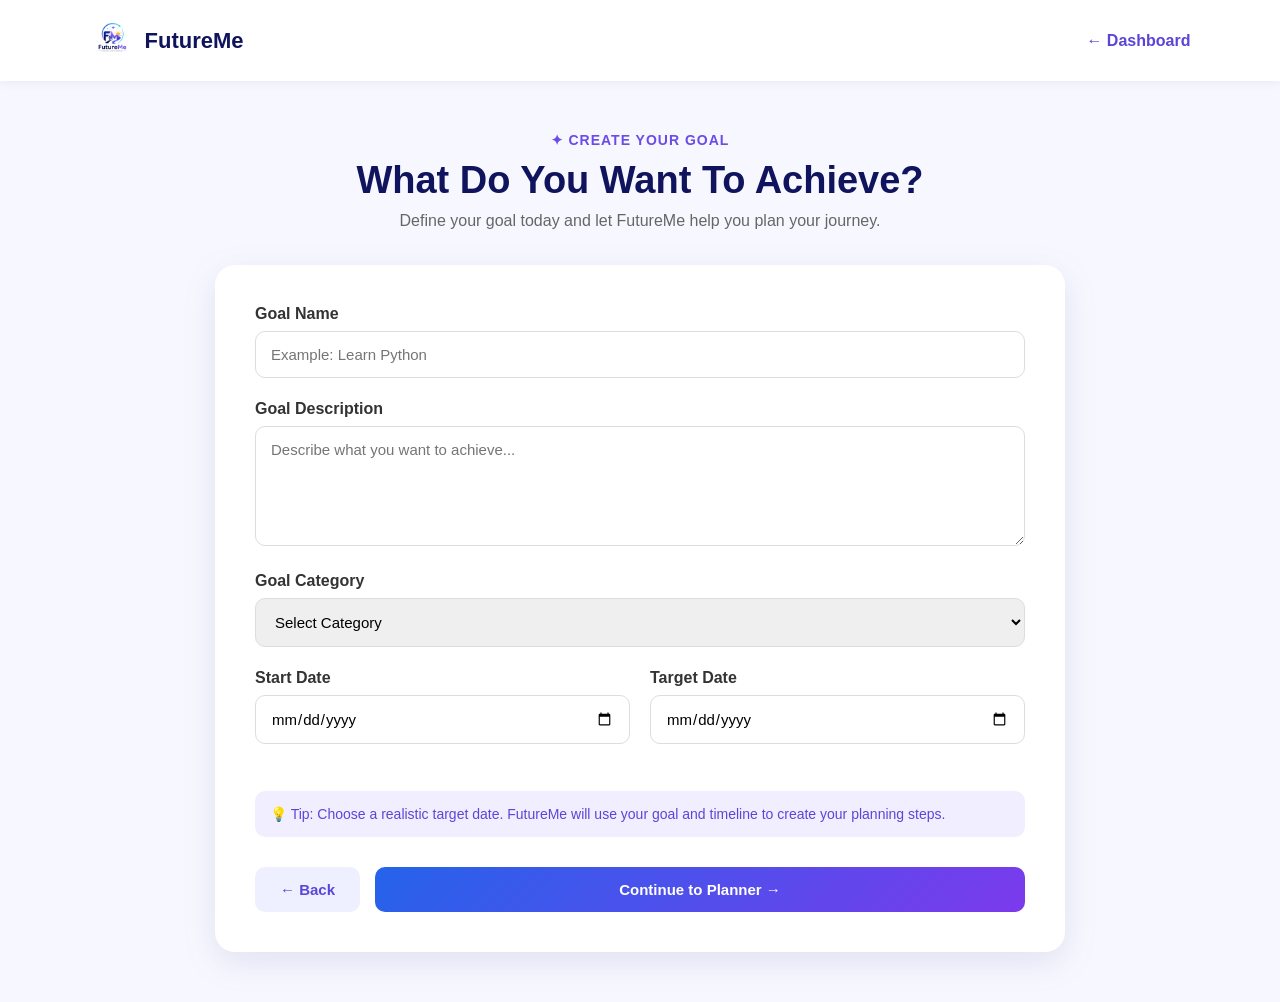
<file: goal.html>
<!DOCTYPE html>
<html lang="en">

<head>

    <meta charset="UTF-8">

    <meta
        name="viewport"
        content="width=device-width, initial-scale=1.0"
    >

    <title>FutureMe | Create Goal</title>


    <style>

        * {
            margin: 0;
            padding: 0;
            box-sizing: border-box;
            font-family: Arial, sans-serif;
        }


        body {
            background: #f7f8ff;
            color: #222;
        }


        /* =========================
           NAVBAR
        ========================== */

        header {
            background: white;
            padding: 18px 7%;
            display: flex;
            justify-content: space-between;
            align-items: center;
            box-shadow: 0 2px 10px rgba(0, 0, 0, 0.06);
        }


        .logo {
            display: flex;
            align-items: center;
            gap: 10px;
            text-decoration: none;
            color: #10145c;
            font-size: 22px;
            font-weight: bold;
        }


        .logo img {
            width: 45px;
            height: 45px;
            object-fit: contain;
        }


        .back-btn {
            text-decoration: none;
            color: #5b45d8;
            font-weight: bold;
        }


        /* =========================
           MAIN
        ========================== */

        .container {
            width: 90%;
            max-width: 850px;
            margin: 50px auto;
        }


        .heading {
            text-align: center;
            margin-bottom: 35px;
        }


        .heading span {
            color: #6b4ce6;
            font-size: 14px;
            font-weight: bold;
            letter-spacing: 1px;
        }


        .heading h1 {
            color: #10145c;
            font-size: 38px;
            margin: 10px 0;
        }


        .heading p {
            color: #666;
            font-size: 16px;
        }


        /* =========================
           FORM CARD
        ========================== */

        .goal-card {
            background: white;
            padding: 40px;
            border-radius: 20px;
            box-shadow: 0 10px 35px rgba(70, 60, 150, 0.12);
        }


        .form-group {
            margin-bottom: 22px;
        }


        label {
            display: block;
            margin-bottom: 8px;
            font-weight: bold;
            color: #333;
        }


        input,
        textarea,
        select {
            width: 100%;
            padding: 14px 15px;
            border: 1px solid #ddd;
            border-radius: 10px;
            font-size: 15px;
            outline: none;
            transition: 0.3s;
        }


        input:focus,
        textarea:focus,
        select:focus {
            border-color: #6b4ce6;
            box-shadow: 0 0 0 3px rgba(107, 76, 230, 0.1);
        }


        textarea {
            height: 120px;
            resize: vertical;
        }


        /* =========================
           DATE ROW
        ========================== */

        .date-row {
            display: grid;
            grid-template-columns: 1fr 1fr;
            gap: 20px;
        }


        /* =========================
           BUTTONS
        ========================== */

        .buttons {
            display: flex;
            justify-content: space-between;
            gap: 15px;
            margin-top: 30px;
        }


        .btn {
            padding: 14px 25px;
            border-radius: 10px;
            text-decoration: none;
            font-weight: bold;
            cursor: pointer;
            border: none;
            font-size: 15px;
        }


        .back {
            background: #eef0ff;
            color: #5b45d8;
        }


        .next {
            background: linear-gradient(135deg, #2563eb, #7c3aed);
            color: white;
            flex: 1;
        }


        .next:hover {
            transform: translateY(-2px);
        }


        /* =========================
           INFO BOX
        ========================== */

        .info-box {
            margin-top: 25px;
            padding: 15px;
            background: #f1efff;
            border-radius: 10px;
            color: #5b45d8;
            font-size: 14px;
        }


        /* =========================
           MOBILE
        ========================== */

        @media (max-width: 600px) {

            .goal-card {
                padding: 25px;
            }


            .heading h1 {
                font-size: 30px;
            }


            .date-row {
                grid-template-columns: 1fr;
                gap: 0;
            }


            .buttons {
                flex-direction: column;
            }


            .back {
                text-align: center;
            }

        }

    </style>

</head>


<body>


    <!-- =========================
         HEADER
    ========================== -->

    <header>

        <a href="dashboard.html" class="logo">

            <img
                src="FutureMe_logo.png"
                alt="FutureMe Logo"
            >

            FutureMe

        </a>


        <a
            href="dashboard.html"
            class="back-btn"
        >
            ← Dashboard
        </a>

    </header>



    <!-- =========================
         MAIN CONTENT
    ========================== -->

    <main class="container">


        <!-- HEADING -->

        <div class="heading">

            <span>
                ✦ CREATE YOUR GOAL
            </span>

            <h1>
                What Do You Want To Achieve?
            </h1>

            <p>
                Define your goal today and let FutureMe help you plan your journey.
            </p>

        </div>



        <!-- =========================
             GOAL FORM
        ========================= -->

        <div class="goal-card">

            <form id="goalForm">


                <!-- GOAL NAME -->

                <div class="form-group">

                    <label for="goalName">
                        Goal Name
                    </label>

                    <input
                        type="text"
                        id="goalName"
                        placeholder="Example: Learn Python"
                        required
                    >

                </div>



                <!-- DESCRIPTION -->

                <div class="form-group">

                    <label for="goalDescription">
                        Goal Description
                    </label>

                    <textarea
                        id="goalDescription"
                        placeholder="Describe what you want to achieve..."
                        required
                    ></textarea>

                </div>



                <!-- CATEGORY -->

                <div class="form-group">

                    <label for="category">
                        Goal Category
                    </label>

                    <select
                        id="category"
                        required
                    >

                        <option value="">
                            Select Category
                        </option>

                        <option value="Education">
                            Education
                        </option>

                        <option value="Career">
                            Career
                        </option>

                        <option value="Health">
                            Health & Fitness
                        </option>

                        <option value="Finance">
                            Finance
                        </option>

                        <option value="Personal">
                            Personal Development
                        </option>

                        <option value="Other">
                            Other
                        </option>

                    </select>

                </div>



                <!-- =========================
                     DATES
                ========================== -->

                <div class="date-row">


                    <!-- START DATE -->

                    <div class="form-group">

                        <label for="startDate">
                            Start Date
                        </label>

                        <input
                            type="date"
                            id="startDate"
                            required
                        >

                    </div>



                    <!-- TARGET DATE -->

                    <div class="form-group">

                        <label for="targetDate">
                            Target Date
                        </label>

                        <input
                            type="date"
                            id="targetDate"
                            required
                        >

                    </div>

                </div>



                <!-- =========================
                     INFO
                ========================== -->

                <div class="info-box">

                    💡 Tip: Choose a realistic target date.
                    FutureMe will use your goal and timeline to create
                    your planning steps.

                </div>



                <!-- =========================
                     BUTTONS
                ========================== -->

                <div class="buttons">

                    <a
                        href="dashboard.html"
                        class="btn back"
                    >
                        ← Back
                    </a>


                    <button
                        type="submit"
                        class="btn next"
                    >
                        Continue to Planner →
                    </button>

                </div>


            </form>

        </div>


    </main>



    <!-- =========================
         JAVASCRIPT
    ========================= -->

    <script>

        const startDateInput =
            document.getElementById("startDate");

        const targetDateInput =
            document.getElementById("targetDate");


        /* =========================
           SET TODAY
        ========================== */

        const today =
            new Date().toISOString().split("T")[0];


        startDateInput.min = today;

        targetDateInput.min = today;


        /* =========================
           START DATE CHANGE
        ========================== */

        startDateInput.addEventListener(
            "change",
            function () {

                targetDateInput.min =
                    this.value;


                if (
                    targetDateInput.value &&
                    targetDateInput.value < this.value
                ) {

                    targetDateInput.value = "";

                }

            }
        );


        /* =========================
           FORM SUBMIT
        ========================== */

        document
            .getElementById("goalForm")
            .addEventListener(
                "submit",
                async function (event) {

                    event.preventDefault();


                    /* =========================
                       GET FORM VALUES
                    ========================== */

                    const goalName =
                        document
                            .getElementById("goalName")
                            .value
                            .trim();


                    const description =
                        document
                            .getElementById("goalDescription")
                            .value
                            .trim();


                    const category =
                        document
                            .getElementById("category")
                            .value;


                    const startDate =
                        document
                            .getElementById("startDate")
                            .value;


                    const targetDate =
                        document
                            .getElementById("targetDate")
                            .value;


                    /* =========================
                       VALIDATION
                    ========================== */

                    if (goalName === "") {

                        alert(
                            "Please enter your goal name."
                        );

                        return;

                    }


                    if (description === "") {

                        alert(
                            "Please describe your goal."
                        );

                        return;

                    }


                    if (category === "") {

                        alert(
                            "Please select a goal category."
                        );

                        return;

                    }


                    if (startDate === "") {

                        alert(
                            "Please select a start date."
                        );

                        return;

                    }


                    if (targetDate === "") {

                        alert(
                            "Please select a target date."
                        );

                        return;

                    }


                    if (targetDate < startDate) {

                        alert(
                            "Target date cannot be before the start date."
                        );

                        return;

                    }


                    /* =========================
                       GET LOGGED-IN USER
                    ========================== */

                    const currentUser =
                        localStorage.getItem(
                            "futureMeCurrentUser"
                        );


                    if (!currentUser) {

                        alert(
                            "Please login first."
                        );

                        window.location.href =
                            "login.html";

                        return;

                    }


                    let user;


                    try {

                        user =
                            JSON.parse(
                                currentUser
                            );

                    } catch (error) {

                        alert(
                            "Login information is invalid. Please login again."
                        );

                        localStorage.removeItem(
                            "futureMeCurrentUser"
                        );

                        window.location.href =
                            "login.html";

                        return;

                    }


                    if (
                        !user ||
                        !user.id
                    ) {

                        alert(
                            "User information is missing. Please login again."
                        );

                        window.location.href =
                            "login.html";

                        return;

                    }


                    /* =========================
                       PREPARE PHP DATA
                    ========================== */

                    const formData =
                        new FormData();


                    formData.append(
                        "user_id",
                        user.id
                    );


                    formData.append(
                        "name",
                        goalName
                    );


                    formData.append(
                        "description",
                        description
                    );


                    formData.append(
                        "category",
                        category
                    );


                    formData.append(
                        "start_date",
                        startDate
                    );


                    formData.append(
                        "target_date",
                        targetDate
                    );


                    try {

                        const response =
                            await fetch(
                                "api/save_goal.php",
                                {
                                    method: "POST",
                                    body: formData
                                }
                            );


                        const data =
                            await response.json();


                        if (data.success) {


                            /* =========================
                               IMPORTANT:
                               SAVE BOTH DATE FORMATS
                            ========================== */

                            const goal = {

                                id:
                                    data.goal_id,

                                name:
                                    goalName,

                                description:
                                    description,

                                category:
                                    category,


                                /* Format used by AI Planner */

                                start_date:
                                    startDate,

                                target_date:
                                    targetDate,


                                /* Keep old format too
                                   for compatibility */

                                startDate:
                                    startDate,

                                targetDate:
                                    targetDate

                            };


                            /* =========================
                               SAVE GOAL
                            ========================== */

                            localStorage.setItem(
                                "futureMeGoal",
                                JSON.stringify(goal)
                            );


                            /* =========================
                               REMOVE OLD PLAN
                            ========================== */

                            localStorage.removeItem(
                                "futureMePlan"
                            );


                            localStorage.removeItem(
                                "futureMeProgress"
                            );


                            /* =========================
                               SUCCESS
                            ========================== */

                            alert(
                                data.message
                            );


                            window.location.href =
                                "planner-choice.html";


                        } else {

                            alert(
                                data.message ||
                                "Unable to save the goal."
                            );

                        }

                    } catch (error) {

                        console.error(
                            "Goal Error:",
                            error
                        );


                        alert(
                            "Unable to connect to the server."
                        );

                    }

                }
            );

    </script>


</body>

</html>
</file>
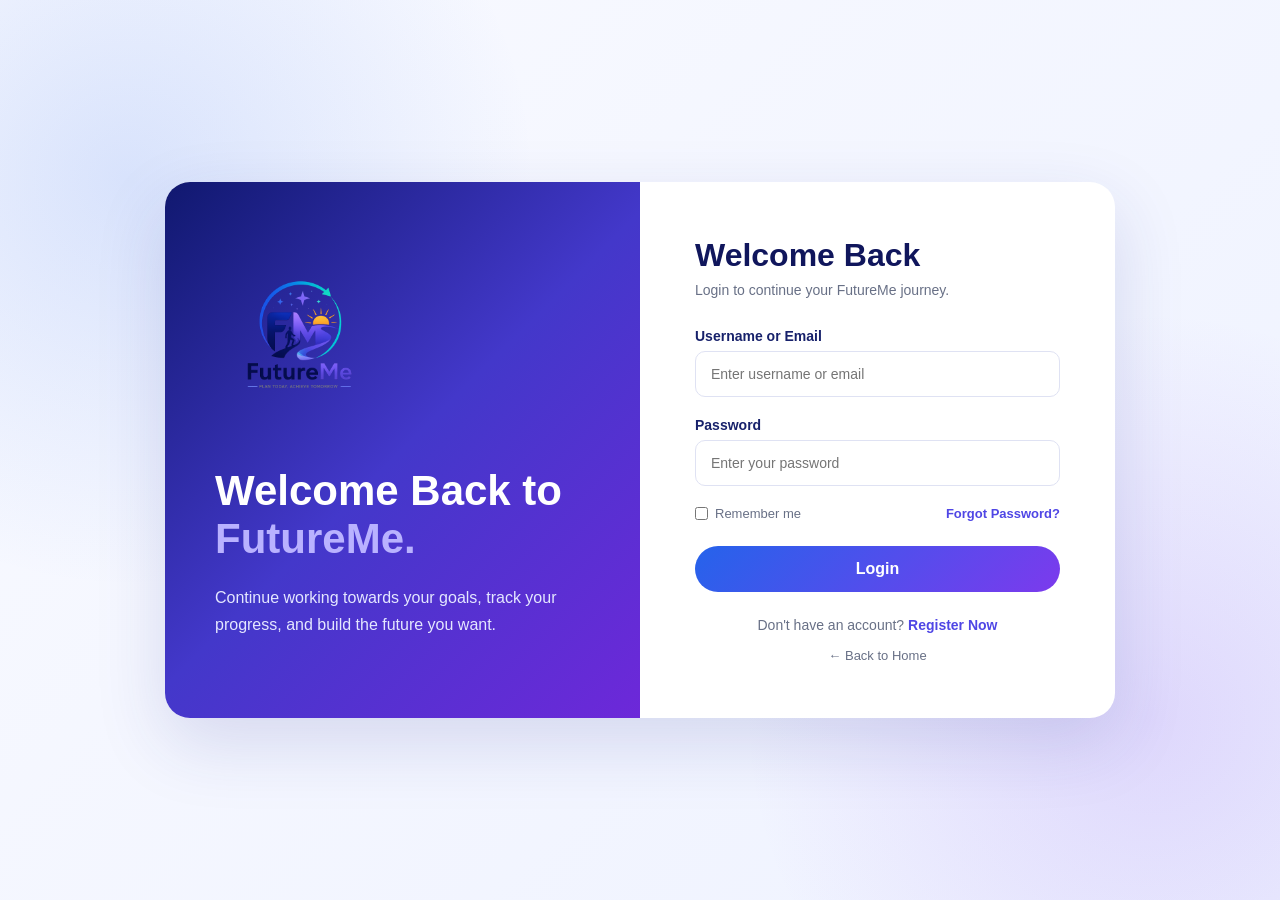
<file: login.html>
<!DOCTYPE html>
<html lang="en">

<head>
    <meta charset="UTF-8">
    <meta name="viewport" content="width=device-width, initial-scale=1.0">

    <title>FutureMe | Login</title>

    <style>

        /* ================================
           GLOBAL
        ================================= */

        * {
            margin: 0;
            padding: 0;
            box-sizing: border-box;
        }

        body {
            font-family: Arial, Helvetica, sans-serif;
            min-height: 100vh;
            display: flex;
            align-items: center;
            justify-content: center;

            background:
                radial-gradient(
                    circle at 10% 20%,
                    rgba(37, 99, 235, 0.15),
                    transparent 30%
                ),

                radial-gradient(
                    circle at 90% 80%,
                    rgba(124, 58, 237, 0.15),
                    transparent 30%
                ),

                linear-gradient(
                    135deg,
                    #f9faff,
                    #eef2ff
                );
        }


        /* ================================
           LOGIN CONTAINER
        ================================= */

        .login-container {
            width: 90%;
            max-width: 950px;

            display: grid;
            grid-template-columns: 1fr 1fr;

            background: white;
            border-radius: 25px;
            overflow: hidden;

            box-shadow:
                0 25px 70px
                rgba(40, 50, 150, 0.15);
        }


        /* ================================
           LEFT SIDE
        ================================= */

        .login-left {
            padding: 50px;

            display: flex;
            flex-direction: column;
            justify-content: center;

            background:
                linear-gradient(
                    135deg,
                    #10186f,
                    #4338ca,
                    #6d28d9
                );

            color: white;
        }


        .login-left img {
            width: 170px;
            margin-bottom: 35px;
        }


        .login-left h1 {
            font-size: 42px;
            line-height: 1.15;
            margin-bottom: 20px;
        }


        .login-left h1 span {
            color: #b9b2ff;
        }


        .login-left p {
            color: #e4e7ff;
            font-size: 16px;
            line-height: 1.7;
            max-width: 400px;
        }


        /* ================================
           RIGHT SIDE
        ================================= */

        .login-right {
            padding: 55px;
        }


        .login-right h2 {
            color: #10165c;
            font-size: 32px;
            margin-bottom: 8px;
        }


        .login-subtitle {
            color: #687086;
            font-size: 14px;
            margin-bottom: 30px;
        }


        /* ================================
           FORM
        ================================= */

        .form-group {
            margin-bottom: 20px;
        }


        .form-group label {
            display: block;
            color: #17216b;
            font-size: 14px;
            font-weight: bold;
            margin-bottom: 7px;
        }


        .form-group input {
            width: 100%;
            padding: 14px 15px;

            border: 1px solid #dfe2f3;
            border-radius: 10px;

            outline: none;
            font-size: 14px;

            transition: 0.3s ease;
        }


        .form-group input:focus {
            border-color: #5b45d8;

            box-shadow:
                0 0 0 3px
                rgba(91, 69, 216, 0.10);
        }


        /* ================================
           REMEMBER / FORGOT
        ================================= */

        .login-options {
            display: flex;
            justify-content: space-between;
            align-items: center;

            margin-bottom: 25px;
            font-size: 13px;
        }


        .remember-me {
            display: flex;
            align-items: center;
            gap: 7px;
            color: #687086;
        }


        .remember-me input {
            cursor: pointer;
        }


        .forgot-password {
            color: #4f46e5;
            font-weight: bold;
            text-decoration: none;
        }


        .forgot-password:hover {
            color: #7c3aed;
        }


        /* ================================
           LOGIN BUTTON
        ================================= */

        .login-submit {
            width: 100%;
            padding: 14px;

            border: none;
            border-radius: 25px;

            background:
                linear-gradient(
                    135deg,
                    #2563eb,
                    #7c3aed
                );

            color: white;
            font-size: 16px;
            font-weight: bold;

            cursor: pointer;
            transition: 0.3s ease;
        }


        .login-submit:hover {
            transform: translateY(-2px);

            box-shadow:
                0 10px 25px
                rgba(79, 70, 229, 0.25);
        }


        /* ================================
           REGISTER LINK
        ================================= */

        .register-text {
            text-align: center;
            margin-top: 25px;

            color: #687086;
            font-size: 14px;
        }


        .register-text a {
            color: #4f46e5;
            font-weight: bold;
            text-decoration: none;
        }


        .register-text a:hover {
            color: #7c3aed;
        }


        /* ================================
           HOME LINK
        ================================= */

        .home-link {
            display: block;
            text-align: center;

            margin-top: 15px;

            color: #687086;
            font-size: 13px;
            text-decoration: none;
        }


        .home-link:hover {
            color: #4f46e5;
        }


        /* ================================
           MOBILE
        ================================= */

        @media (max-width: 750px) {

            .login-container {
                grid-template-columns: 1fr;
                width: 92%;
            }


            .login-left {
                padding: 35px;
            }


            .login-left img {
                width: 140px;
            }


            .login-left h1 {
                font-size: 32px;
            }


            .login-right {
                padding: 35px;
            }

        }

    </style>

</head>


<body>


    <div class="login-container">


        <!-- =========================
             LEFT SIDE
        ========================== -->

        <div class="login-left">

            <img
                src="FutureMe_logo.png"
                alt="FutureMe Logo"
            >


            <h1>
                Welcome Back to
                <span>FutureMe.</span>
            </h1>


            <p>
                Continue working towards your goals,
                track your progress, and build the future
                you want.
            </p>

        </div>



        <!-- =========================
             RIGHT SIDE
        ========================== -->

        <div class="login-right">


            <h2>
                Welcome Back
            </h2>


            <p class="login-subtitle">
                Login to continue your FutureMe journey.
            </p>



            <!-- LOGIN FORM -->

            <form id="loginForm">


                <!-- Username -->

                <div class="form-group">

                    <label for="username">
                        Username or Email
                    </label>


                    <input
                        type="text"
                        id="username"
                        name="username"
                        placeholder="Enter username or email"
                        required
                    >

                </div>



                <!-- Password -->

                <div class="form-group">

                    <label for="password">
                        Password
                    </label>


                    <input
                        type="password"
                        id="password"
                        name="password"
                        placeholder="Enter your password"
                        required
                    >

                </div>



                <!-- Options -->

                <div class="login-options">


                    <label class="remember-me">

                        <input
                            type="checkbox"
                            name="remember"
                        >

                        Remember me

                    </label>


                    <a
                        href="#"
                        class="forgot-password"
                        onclick="alert('Forgot Password feature will be added later.'); return false;"
                    >
                        Forgot Password?
                    </a>


                </div>



                <!-- Login -->

                <button
                    type="submit"
                    class="login-submit"
                >

                    Login

                </button>


            </form>



            <!-- Register -->

            <p class="register-text">

                Don't have an account?

                <a href="register.html">
                    Register Now
                </a>

            </p>



            <!-- Home -->

            <a
                href="index.html"
                class="home-link"
            >

                ← Back to Home

            </a>


        </div>

    </div>



    <!-- =========================
         LOGIN JAVASCRIPT
    ========================== -->

   <script>

document.getElementById("loginForm").addEventListener("submit", async function(event) {

    event.preventDefault();

    const username = document.getElementById("username").value.trim();
    const password = document.getElementById("password").value;

    if (username === "" || password === "") {
        alert("Please enter username/email and password.");
        return;
    }

    const formData = new FormData();

    formData.append("login", username);
    formData.append("password", password);

    try {

        const response = await fetch("api/login.php", {
            method: "POST",
            body: formData
        });

        const data = await response.json();

        if (data.success) {

            localStorage.setItem(
                "futureMeLoggedIn",
                "true"
            );

            localStorage.setItem(
                "futureMeCurrentUser",
                JSON.stringify(data.user)
            );

            localStorage.setItem(
                "futureMeLastUsername",
                data.user.username
            );

            alert(data.message);

            window.location.href = "dashboard.html";

        } else {

            alert(data.message);

        }

    } catch (error) {

        console.error("Login Error:", error);

        alert("Unable to connect to the server.");

    }

});

</script>


</body>

</html>
</file>
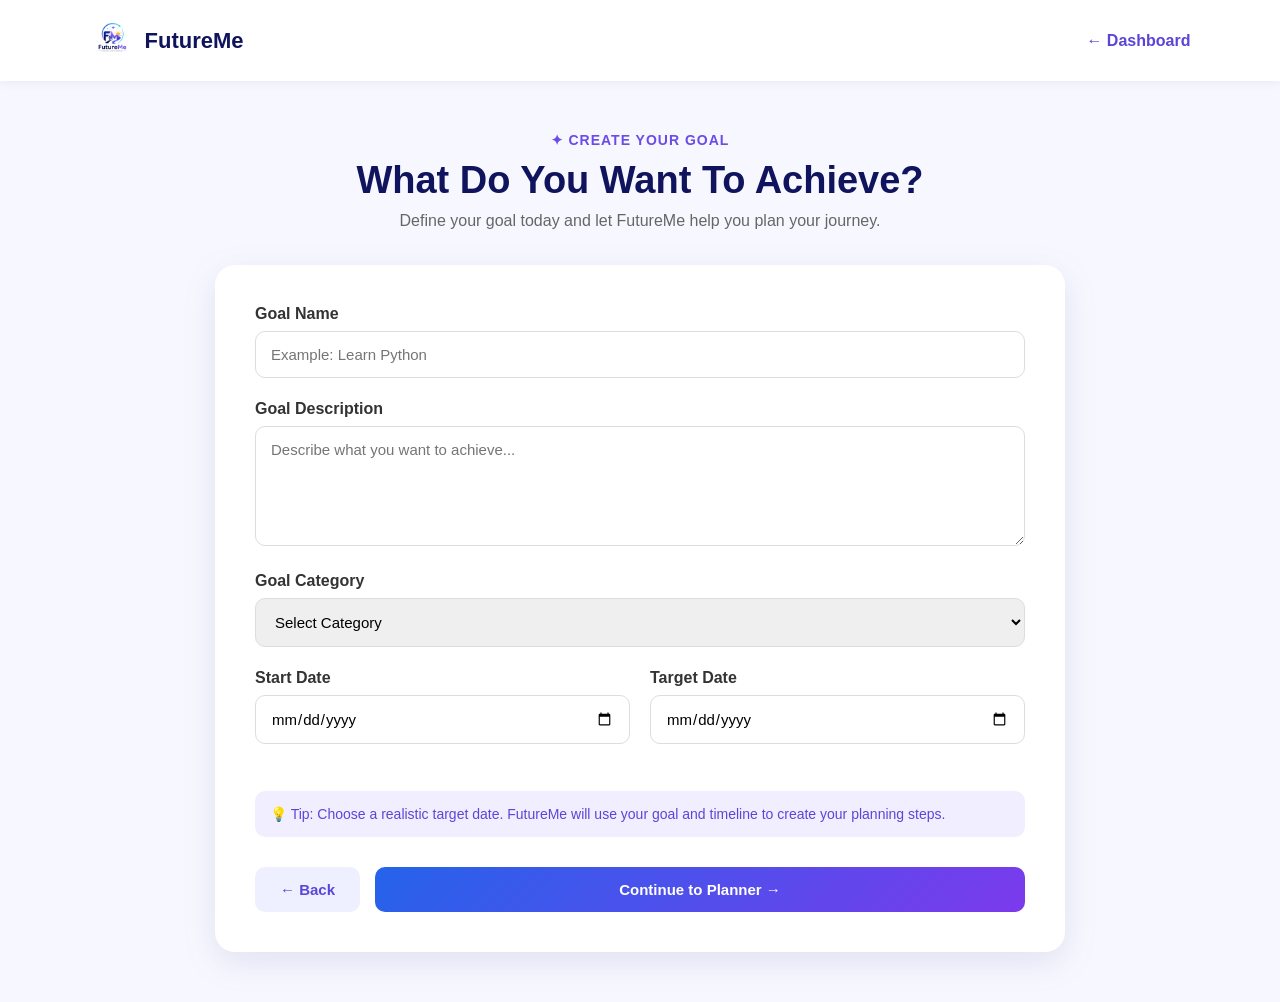
<file: manual-planner.html>
<!DOCTYPE html>
<html lang="en">

<head>

    <meta charset="UTF-8">
    <meta name="viewport" content="width=device-width, initial-scale=1.0">

    <title>Manual Planner | FutureMe</title>

    <style>

        * {
            box-sizing: border-box;
            margin: 0;
            padding: 0;
            font-family: Arial, sans-serif;
        }

        body {
            background: #f7f8ff;
            color: #222;
            min-height: 100vh;
        }

        /* NAVBAR */

        .navbar {
            background: white;
            padding: 15px 7%;
            display: flex;
            align-items: center;
            justify-content: space-between;
            box-shadow: 0 3px 15px rgba(0, 0, 0, 0.08);
        }

        .logo {
            display: flex;
            align-items: center;
            gap: 10px;
            text-decoration: none;
            color: #10145c;
            font-size: 22px;
            font-weight: bold;
        }

        .logo img {
            width: 48px;
            height: 48px;
            object-fit: contain;
        }

        .back-btn {
            text-decoration: none;
            color: #5b45d8;
            font-weight: bold;
        }

        /* MAIN */

        .container {
            width: 90%;
            max-width: 900px;
            margin: 50px auto;
        }

        .heading {
            text-align: center;
            margin-bottom: 30px;
        }

        .heading span {
            color: #7c3aed;
            font-weight: bold;
            font-size: 14px;
        }

        .heading h1 {
            font-size: 38px;
            color: #10145c;
            margin: 10px 0;
        }

        .heading p {
            color: #666;
            font-size: 16px;
        }

        /* GOAL CARD */

        .goal-card {
            background: linear-gradient(135deg, #2563eb, #7c3aed);
            color: white;
            padding: 25px;
            border-radius: 20px;
            margin-bottom: 25px;
            box-shadow: 0 10px 25px rgba(91, 69, 216, 0.2);
        }

        .goal-card small {
            opacity: 0.85;
        }

        .goal-card h2 {
            margin: 8px 0;
            font-size: 24px;
        }

        .goal-card p {
            opacity: 0.9;
            margin-top: 5px;
        }

        /* PLANNER CARD */

        .planner-card {
            background: white;
            padding: 30px;
            border-radius: 20px;
            box-shadow: 0 8px 25px rgba(0, 0, 0, 0.08);
        }

        .planner-card h2 {
            color: #10145c;
            margin-bottom: 8px;
        }

        .planner-card > p {
            color: #666;
            margin-bottom: 25px;
        }

        /* STEP INPUT */

        .input-row {
            display: flex;
            gap: 12px;
            margin-bottom: 25px;
        }

        .input-row input {
            flex: 1;
            padding: 15px;
            border: 2px solid #e0e4f5;
            border-radius: 12px;
            font-size: 15px;
            outline: none;
        }

        .input-row input:focus {
            border-color: #7c3aed;
        }

        .add-btn {
            border: none;
            padding: 0 22px;
            border-radius: 12px;
            background: linear-gradient(135deg, #2563eb, #7c3aed);
            color: white;
            font-size: 15px;
            font-weight: bold;
            cursor: pointer;
        }

        .add-btn:hover {
            opacity: 0.9;
        }

        /* STEPS */

        .steps-container {
            margin-top: 10px;
        }

        .step-item {
            display: flex;
            align-items: center;
            gap: 15px;
            padding: 16px;
            background: #f7f8ff;
            border: 1px solid #e2e5f5;
            border-radius: 14px;
            margin-bottom: 12px;
        }

        .step-number {
            min-width: 38px;
            height: 38px;
            border-radius: 50%;
            background: linear-gradient(135deg, #2563eb, #7c3aed);
            color: white;
            display: flex;
            align-items: center;
            justify-content: center;
            font-weight: bold;
        }

        .step-text {
            flex: 1;
            color: #333;
            line-height: 1.5;
        }

        .remove-btn {
            border: none;
            background: #ffe8e8;
            color: #d93030;
            padding: 8px 12px;
            border-radius: 8px;
            cursor: pointer;
            font-weight: bold;
        }

        .remove-btn:hover {
            background: #ffd5d5;
        }

        .empty-message {
            text-align: center;
            color: #888;
            padding: 25px;
            border: 2px dashed #ddd;
            border-radius: 14px;
        }

        /* SAVE BUTTON */

        .save-btn {
            width: 100%;
            margin-top: 25px;
            padding: 16px;
            border: none;
            border-radius: 12px;
            background: linear-gradient(135deg, #2563eb, #7c3aed);
            color: white;
            font-size: 17px;
            font-weight: bold;
            cursor: pointer;
        }

        .save-btn:hover {
            opacity: 0.9;
        }

        .change-btn {
            display: block;
            text-align: center;
            margin-top: 15px;
            color: #5b45d8;
            text-decoration: none;
            font-weight: bold;
        }

        /* MOBILE */

        @media (max-width: 600px) {

            .container {
                width: 94%;
                margin: 30px auto;
            }

            .heading h1 {
                font-size: 30px;
            }

            .input-row {
                flex-direction: column;
            }

            .add-btn {
                padding: 14px;
            }

            .step-item {
                align-items: flex-start;
            }

            .remove-btn {
                padding: 7px 9px;
            }

        }

    </style>

</head>


<body>


    <!-- NAVBAR -->

    <nav class="navbar">

        <a href="dashboard.html" class="logo">

            <img
                src="FutureMe_logo.png"
                alt="FutureMe Logo"
            >

            FutureMe

        </a>


        <a
            href="planner-choice.html"
            class="back-btn"
        >
            ← Back
        </a>

    </nav>



    <!-- MAIN -->

    <main class="container">


        <div class="heading">

            <span>✍️ MANUAL PLANNER</span>

            <h1>Create Your Own Plan</h1>

            <p>
                Break your goal into simple steps and build your personal action plan.
            </p>

        </div>



        <!-- GOAL -->

        <div class="goal-card">

            <small>YOUR CURRENT GOAL</small>

            <h2 id="goalName">
                Loading...
            </h2>

            <p>
                Category:
                <strong id="goalCategory">-</strong>
            </p>

            <p>
                Target Date:
                <strong id="targetDate">-</strong>
            </p>

        </div>



        <!-- PLANNER -->

        <div class="planner-card">

            <h2>📝 Add Your Steps</h2>

            <p>
                Think about what you need to do to achieve your goal.
                Add each step one by one.
            </p>



            <!-- STEP INPUT -->

            <div class="input-row">

                <input
                    type="text"
                    id="stepInput"
                    placeholder="Example: Complete SQL basics"
                    maxlength="200"
                >

                <button
                    type="button"
                    class="add-btn"
                    onclick="addStep()"
                >
                    + Add Step
                </button>

            </div>



            <!-- STEPS -->

            <div
                class="steps-container"
                id="stepsContainer"
            >

                <div
                    class="empty-message"
                    id="emptyMessage"
                >
                    No steps added yet.<br>
                    Start by adding your first step.
                </div>

            </div>



            <!-- SAVE -->

            <button
                type="button"
                class="save-btn"
                onclick="savePlan()"
            >
                Save My Plan →
            </button>



            <a
                href="planner-choice.html"
                class="change-btn"
            >
                ← Change Planning Method
            </a>

        </div>

    </main>



    <script>

        /* =========================================
           GET CURRENT GOAL
        ========================================= */

        const savedGoal = localStorage.getItem("futureMeGoal");


        if (!savedGoal) {

            alert("Please create a goal first.");

            window.location.href = "goal.html";

        }


        const goal = JSON.parse(savedGoal);



        /* =========================================
           DISPLAY GOAL
        ========================================= */

        document.getElementById("goalName").textContent =
            goal.name;

        document.getElementById("goalCategory").textContent =
            goal.category;

        document.getElementById("targetDate").textContent =
            goal.targetDate;



        /* =========================================
           STEPS ARRAY
        ========================================= */

        let steps = [];



        /* =========================================
           ADD STEP
        ========================================= */

        function addStep() {

            const input =
                document.getElementById("stepInput");

            const text =
                input.value.trim();


            if (text === "") {

                alert("Please enter a step.");

                input.focus();

                return;

            }


            steps.push({

                text: text,

                completed: false

            });


            input.value = "";

            input.focus();

            displaySteps();

        }



        /* =========================================
           ENTER KEY
        ========================================= */

        document
            .getElementById("stepInput")
            .addEventListener("keydown", function(event) {

                if (event.key === "Enter") {

                    event.preventDefault();

                    addStep();

                }

            });



        /* =========================================
           DISPLAY STEPS
        ========================================= */

        function displaySteps() {

            const container =
                document.getElementById("stepsContainer");

            const emptyMessage =
                document.getElementById("emptyMessage");


            if (steps.length === 0) {

                container.innerHTML = "";

                container.appendChild(emptyMessage);

                emptyMessage.style.display = "block";

                return;

            }


            emptyMessage.style.display = "none";

            container.innerHTML = "";


            steps.forEach(function(step, index) {

                const stepItem =
                    document.createElement("div");

                stepItem.className =
                    "step-item";


                stepItem.innerHTML = `

                    <div class="step-number">
                        ${index + 1}
                    </div>

                    <div class="step-text">
                        ${escapeHTML(step.text)}
                    </div>

                    <button
                        type="button"
                        class="remove-btn"
                        onclick="removeStep(${index})"
                    >
                        Remove
                    </button>

                `;


                container.appendChild(stepItem);

            });

        }



        /* =========================================
           REMOVE STEP
        ========================================= */

        function removeStep(index) {

            steps.splice(index, 1);

            displaySteps();

        }



        /* =========================================
           SAVE PLAN TO MYSQL
        ========================================= */

        async function savePlan() {


            /* Check steps */

            if (steps.length === 0) {

                alert(
                    "Please add at least one step before saving your plan."
                );

                return;

            }



            /* Check logged-in user */

            const currentUser =
                localStorage.getItem("futureMeCurrentUser");


            if (!currentUser) {

                alert("Please login first.");

                window.location.href =
                    "login.html";

                return;

            }


            const user =
                JSON.parse(currentUser);



            /* Check goal ID */

            if (!goal.id) {

                alert(
                    "Goal ID not found. Please create the goal again."
                );

                window.location.href =
                    "goal.html";

                return;

            }



            /* =========================================
               SEND DATA TO PHP
            ========================================= */

            const formData =
                new FormData();


            formData.append(
                "user_id",
                user.id
            );


            formData.append(
                "goal_id",
                goal.id
            );


            formData.append(
                "type",
                "Manual"
            );


            formData.append(
                "steps",
                JSON.stringify(steps)
            );



            try {


                const response =
                    await fetch(
                        "api/save_plan.php",
                        {
                            method: "POST",
                            body: formData
                        }
                    );


                const data =
                    await response.json();



                /* =========================================
                   SUCCESS
                ========================================= */

                if (data.success) {


                    /*
                       Keep plan in localStorage temporarily.
                       Existing progress page uses this.
                    */

                    const plan = {

                        id: data.plan_id,

                        type: "Manual",

                        goalName: goal.name,

                        steps: steps

                    };


                    localStorage.setItem(
                        "futureMePlan",
                        JSON.stringify(plan)
                    );


                    localStorage.setItem(
                        "futureMeProgress",
                        "0"
                    );


                    alert(data.message);


                    window.location.href =
                        "progress.html";


                } else {


                    alert(data.message);

                }


            } catch (error) {

                console.error(
                    "Plan Error:",
                    error
                );

                alert(
                    "Unable to connect to the server."
                );

            }

        }



        /* =========================================
           SECURITY
        ========================================= */

        function escapeHTML(text) {

            const div =
                document.createElement("div");

            div.textContent =
                text;

            return div.innerHTML;

        }

    </script>

</body>

</html>
</file>
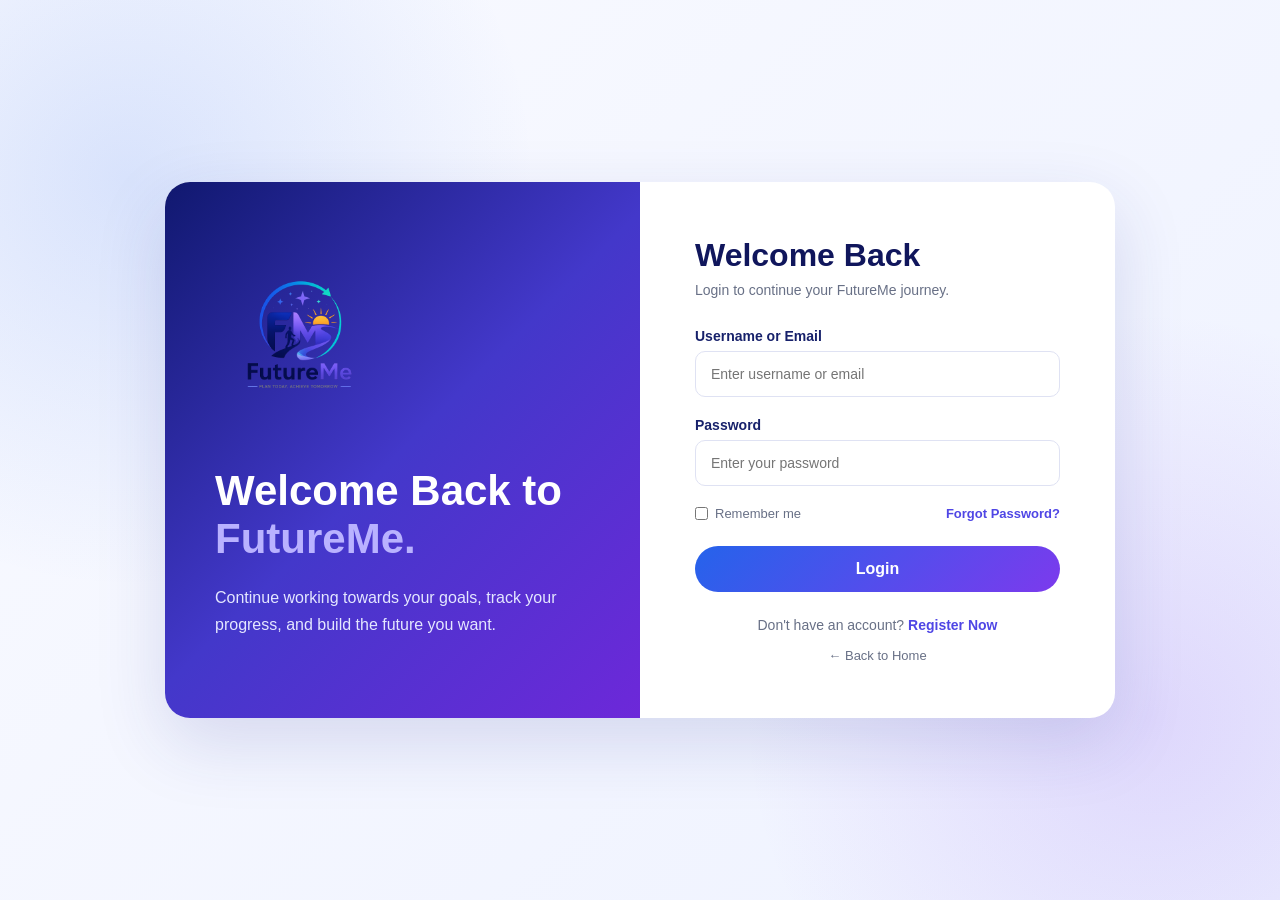
<file: my-plans.html>
<!DOCTYPE html>
<html lang="en">

<head>

    <meta charset="UTF-8">

    <meta name="viewport"
          content="width=device-width, initial-scale=1.0">

    <title>My Plans | FutureMe</title>


    <style>

        * {
            margin: 0;
            padding: 0;
            box-sizing: border-box;
            font-family: Arial, sans-serif;
        }


        body {
            background: #f7f8ff;
            color: #222;
        }


        header {
            background: white;
            padding: 18px 7%;
            display: flex;
            justify-content: space-between;
            align-items: center;
            box-shadow: 0 2px 10px rgba(0,0,0,0.08);
        }


        .logo {
            display: flex;
            align-items: center;
            gap: 10px;
            font-size: 22px;
            font-weight: bold;
            color: #5b45d8;
        }


        .logo img {
            width: 50px;
            height: 50px;
            object-fit: contain;
        }


        .back-btn {
            text-decoration: none;
            color: white;
            background: linear-gradient(135deg, #2563eb, #7c3aed);
            padding: 11px 20px;
            border-radius: 25px;
            font-weight: bold;
        }


        .container {
            width: 90%;
            max-width: 950px;
            margin: 45px auto;
        }


        .page-title {
            text-align: center;
            margin-bottom: 30px;
        }


        .page-title h1 {
            font-size: 38px;
            color: #10145c;
            margin-bottom: 10px;
        }


        .page-title p {
            color: #666;
        }


        .plan-card {
            background: white;
            border-radius: 20px;
            padding: 30px;
            box-shadow: 0 8px 25px rgba(76, 61, 180, 0.12);
            margin-bottom: 25px;
        }


        .goal-name {
            font-size: 27px;
            color: #5b45d8;
            margin-bottom: 20px;
        }


        .details {
            display: grid;
            grid-template-columns: repeat(3, 1fr);
            gap: 15px;
            margin-bottom: 25px;
        }


        .detail-box {
            background: #f4f3ff;
            padding: 16px;
            border-radius: 12px;
        }


        .detail-box span {
            display: block;
            color: #777;
            font-size: 13px;
            margin-bottom: 5px;
        }


        .detail-box strong {
            color: #222;
        }


        .progress-title {
            display: flex;
            justify-content: space-between;
            margin-bottom: 8px;
            font-weight: bold;
        }


        .progress-bar {
            width: 100%;
            height: 12px;
            background: #e5e7eb;
            border-radius: 20px;
            overflow: hidden;
            margin-bottom: 25px;
        }


        .progress-fill {
            height: 100%;
            width: 0%;
            background: linear-gradient(90deg, #2563eb, #7c3aed);
            border-radius: 20px;
            transition: 0.4s;
        }


        .steps-title {
            font-size: 22px;
            color: #10145c;
            margin-bottom: 15px;
        }


        .step {
            display: flex;
            align-items: center;
            gap: 12px;
            padding: 15px;
            margin-bottom: 10px;
            background: #f8f8ff;
            border-radius: 12px;
            border: 1px solid #eeeeff;
        }


        .step-number {
            min-width: 32px;
            height: 32px;
            background: linear-gradient(135deg, #2563eb, #7c3aed);
            color: white;
            border-radius: 50%;
            display: flex;
            align-items: center;
            justify-content: center;
            font-weight: bold;
        }


        .step-text {
            flex: 1;
        }


        .completed {
            text-decoration: line-through;
            color: #888;
        }


        .status {
            font-size: 13px;
            font-weight: bold;
            color: #5b45d8;
        }


        .buttons {
            display: flex;
            gap: 15px;
            margin-top: 25px;
        }


        .btn {
            text-decoration: none;
            border: none;
            cursor: pointer;
            padding: 13px 22px;
            border-radius: 25px;
            font-weight: bold;
            font-size: 14px;
        }


        .primary {
            color: white;
            background: linear-gradient(135deg, #2563eb, #7c3aed);
        }


        .secondary {
            color: #5b45d8;
            background: #eeeaff;
        }


        .no-plan {
            background: white;
            padding: 45px;
            text-align: center;
            border-radius: 20px;
            box-shadow: 0 8px 25px rgba(76, 61, 180, 0.12);
        }


        .no-plan h2 {
            color: #10145c;
            margin-bottom: 10px;
        }


        .no-plan p {
            color: #777;
            margin-bottom: 20px;
        }


        .loading {
            background: white;
            padding: 45px;
            text-align: center;
            border-radius: 20px;
            color: #5b45d8;
            box-shadow: 0 8px 25px rgba(76, 61, 180, 0.12);
        }


        .error-message {
            background: white;
            padding: 45px;
            text-align: center;
            border-radius: 20px;
            color: #c0392b;
            box-shadow: 0 8px 25px rgba(76, 61, 180, 0.12);
        }


        @media (max-width: 700px) {

            .details {
                grid-template-columns: 1fr;
            }


            .buttons {
                flex-direction: column;
            }


            .page-title h1 {
                font-size: 30px;
            }


            .step {
                align-items: flex-start;
            }


            .status {
                margin-left: auto;
            }

        }

    </style>

</head>


<body>


<header>

    <div class="logo">

        <img
            src="FutureMe_logo.png"
            alt="FutureMe Logo"
        >

        <span>
            FutureMe
        </span>

    </div>


    <a
        href="dashboard.html"
        class="back-btn"
    >
        ← Dashboard
    </a>

</header>



<div class="container">


    <div class="page-title">

        <h1>
            My Plans
        </h1>

        <p>
            Track your goal and the steps you have planned.
        </p>

    </div>


    <div id="planContainer">

        <div class="loading">
            Loading your plans...
        </div>

    </div>


</div>



<script>


    /* =========================
       CHECK LOGIN
    ========================== */

    const loggedIn =
        localStorage.getItem(
            "futureMeLoggedIn"
        );


    if (loggedIn !== "true") {

        alert(
            "Please login first."
        );

        window.location.href =
            "login.html";

    }



    /* =========================
       GET CURRENT USER
    ========================== */

    const savedUser =
        localStorage.getItem(
            "futureMeCurrentUser"
        );


    let currentUser = null;


    if (savedUser) {

        try {

            currentUser =
                JSON.parse(savedUser);

        } catch (error) {

            console.error(
                "Invalid user data."
            );

        }

    }



    const container =
        document.getElementById(
            "planContainer"
        );



    /* =========================
       LOAD DATA FROM MYSQL
    ========================== */

    async function loadPlans() {


        if (
            !currentUser ||
            !currentUser.id
        ) {

            container.innerHTML = `
                <div class="error-message">
                    <h2>
                        User information not found
                    </h2>

                    <p>
                        Please login again.
                    </p>
                </div>
            `;

            return;

        }


        try {


            const response =
                await fetch(
                    "api/get_user_data.php?user_id="
                    +
                    encodeURIComponent(
                        currentUser.id
                    )
                );


            if (!response.ok) {

                throw new Error(
                    "Server error: "
                    +
                    response.status
                );

            }


            const data =
                await response.json();


            if (!data.success) {

                container.innerHTML = `
                    <div class="error-message">

                        <h2>
                            Unable to Load Plans
                        </h2>

                        <p>
                            ${escapeHTML(
                                data.message ||
                                "Something went wrong."
                            )}
                        </p>

                    </div>
                `;

                return;

            }



            /* =========================
               CHECK GOALS
            ========================== */

            const goals =
                data.goals || [];


            const plans =
                data.plans || [];


            const progressData =
                data.progress || [];


            if (
                goals.length === 0 ||
                plans.length === 0
            ) {

                container.innerHTML = `

                    <div class="no-plan">

                        <h2>
                            No Plan Found
                        </h2>

                        <p>
                            You have not created a goal and plan yet.
                        </p>

                        <a
                            href="goal.html"
                            class="btn primary"
                        >
                            Create Goal
                        </a>

                    </div>

                `;

                return;

            }



            /* =========================
               BUILD PLAN CARDS
            ========================== */

            let html = "";


            plans.forEach(
                (plan) => {


                    const goal =
                        goals.find(
                            item =>
                                Number(
                                    item.id
                                ) ===
                                Number(
                                    plan.goal_id
                                )
                        );


                    if (!goal) {

                        return;

                    }


                    const steps =
                        plan.steps || [];


                    let completedSteps = 0;


                    steps.forEach(
                        step => {

                            if (
                                Number(
                                    step.completed
                                ) === 1
                            ) {

                                completedSteps++;

                            }

                        }
                    );


                    const totalSteps =
                        steps.length;


                    let percentage = 0;


                    /*
                     * First try the progress
                     * saved in MySQL.
                     */

                    const progressItem =
                        progressData.find(
                            item =>
                                Number(
                                    item.goal_id
                                ) ===
                                Number(
                                    goal.id
                                )
                        );


                    if (progressItem) {

                        percentage =
                            Number(
                                progressItem.percentage
                            ) || 0;

                    } else if (
                        totalSteps > 0
                    ) {

                        percentage =
                            Math.round(
                                (
                                    completedSteps /
                                    totalSteps
                                ) * 100
                            );

                    }


                    if (percentage < 0) {
                        percentage = 0;
                    }


                    if (percentage > 100) {
                        percentage = 100;
                    }



                    /* =========================
                       SAVE LATEST DATA LOCALLY
                    ========================== */

                    /*
                     * This keeps other existing
                     * FutureMe pages working while
                     * MySQL is now the main source.
                     */

                    localStorage.setItem(
                        "futureMeGoal",
                        JSON.stringify({

                            id:
                                Number(
                                    goal.id
                                ),

                            name:
                                goal.name,

                            description:
                                goal.description,

                            category:
                                goal.category,

                            startDate:
                                goal.start_date,

                            targetDate:
                                goal.target_date

                        })
                    );


                    localStorage.setItem(
                        "futureMePlan",
                        JSON.stringify({

                            id:
                                Number(
                                    plan.id
                                ),

                            type:
                                plan.type,

                            goalName:
                                goal.name,

                            steps:
                                steps.map(
                                    step => ({

                                        id:
                                            Number(
                                                step.id
                                            ),

                                        text:
                                            step.text,

                                        completed:
                                            Number(
                                                step.completed
                                            ) === 1,

                                        order:
                                            Number(
                                                step.order
                                            )

                                    })
                                )

                        })
                    );


                    localStorage.setItem(
                        "futureMeProgress",
                        String(
                            percentage
                        )
                    );



                    /* =========================
                       CREATE STEPS HTML
                    ========================== */

                    let stepsHTML = "";


                    if (
                        steps.length === 0
                    ) {

                        stepsHTML = `

                            <p
                                style="
                                    color:#777;
                                    margin-bottom:10px;
                                "
                            >
                                No steps available in this plan.
                            </p>

                        `;

                    } else {


                        steps.forEach(
                            (step, index) => {


                                const completed =
                                    Number(
                                        step.completed
                                    ) === 1;


                                const completedClass =
                                    completed
                                    ? "completed"
                                    : "";


                                const statusText =
                                    completed
                                    ? "Completed"
                                    : "Pending";


                                stepsHTML += `

                                    <div class="step">

                                        <div class="step-number">
                                            ${index + 1}
                                        </div>


                                        <div
                                            class="
                                                step-text
                                                ${completedClass}
                                            "
                                        >
                                            ${escapeHTML(
                                                step.text
                                            )}
                                        </div>


                                        <div class="status">
                                            ${statusText}
                                        </div>

                                    </div>

                                `;

                            }
                        );

                    }



                    /* =========================
                       CREATE PLAN CARD
                    ========================== */

                    html += `

                        <div class="plan-card">

                            <div class="goal-name">

                                ${escapeHTML(
                                    goal.name
                                )}

                            </div>


                            <div class="details">


                                <div class="detail-box">

                                    <span>
                                        Category
                                    </span>

                                    <strong>
                                        ${escapeHTML(
                                            goal.category
                                        )}
                                    </strong>

                                </div>



                                <div class="detail-box">

                                    <span>
                                        Start Date
                                    </span>

                                    <strong>
                                        ${escapeHTML(
                                            goal.start_date
                                        )}
                                    </strong>

                                </div>



                                <div class="detail-box">

                                    <span>
                                        Target Date
                                    </span>

                                    <strong>
                                        ${escapeHTML(
                                            goal.target_date
                                        )}
                                    </strong>

                                </div>


                            </div>



                            <div class="progress-title">

                                <span>
                                    Plan Progress
                                </span>

                                <span>
                                    ${percentage}%
                                </span>

                            </div>



                            <div class="progress-bar">

                                <div
                                    class="progress-fill"
                                    style="
                                        width:${percentage}%;
                                    "
                                ></div>

                            </div>



                            <h2 class="steps-title">
                                Your Plan Steps
                            </h2>


                            ${stepsHTML}



                            <div class="buttons">

                                <a
                                    href="progress.html"
                                    class="btn primary"
                                >
                                    View Progress
                                </a>


                                <a
                                    href="planner-choice.html"
                                    class="btn secondary"
                                >
                                    Change Plan
                                </a>

                            </div>


                        </div>

                    `;

                }
            );



            /* =========================
               DISPLAY PLANS
            ========================== */

            if (html.trim() === "") {

                container.innerHTML = `

                    <div class="no-plan">

                        <h2>
                            No Plan Found
                        </h2>

                        <p>
                            You have not created a goal and plan yet.
                        </p>

                        <a
                            href="goal.html"
                            class="btn primary"
                        >
                            Create Goal
                        </a>

                    </div>

                `;

            } else {

                container.innerHTML =
                    html;

            }


        } catch (error) {


            console.error(
                "My Plans loading error:",
                error
            );


            container.innerHTML = `

                <div class="error-message">

                    <h2>
                        Unable to Load Plans
                    </h2>

                    <p>
                        Please make sure XAMPP Apache
                        and MySQL are running.
                    </p>

                </div>

            `;

        }

    }



    /* =========================
       ESCAPE HTML
    ========================== */

    function escapeHTML(value) {

        return String(
            value ?? ""
        )
        .replace(
            /&/g,
            "&amp;"
        )
        .replace(
            /</g,
            "&lt;"
        )
        .replace(
            />/g,
            "&gt;"
        )
        .replace(
            /"/g,
            "&quot;"
        )
        .replace(
            /'/g,
            "&#039;"
        );

    }



    /* =========================
       START
    ========================== */

    if (
        loggedIn === "true" &&
        currentUser
    ) {

        loadPlans();

    }

</script>


</body>

</html>
</file>
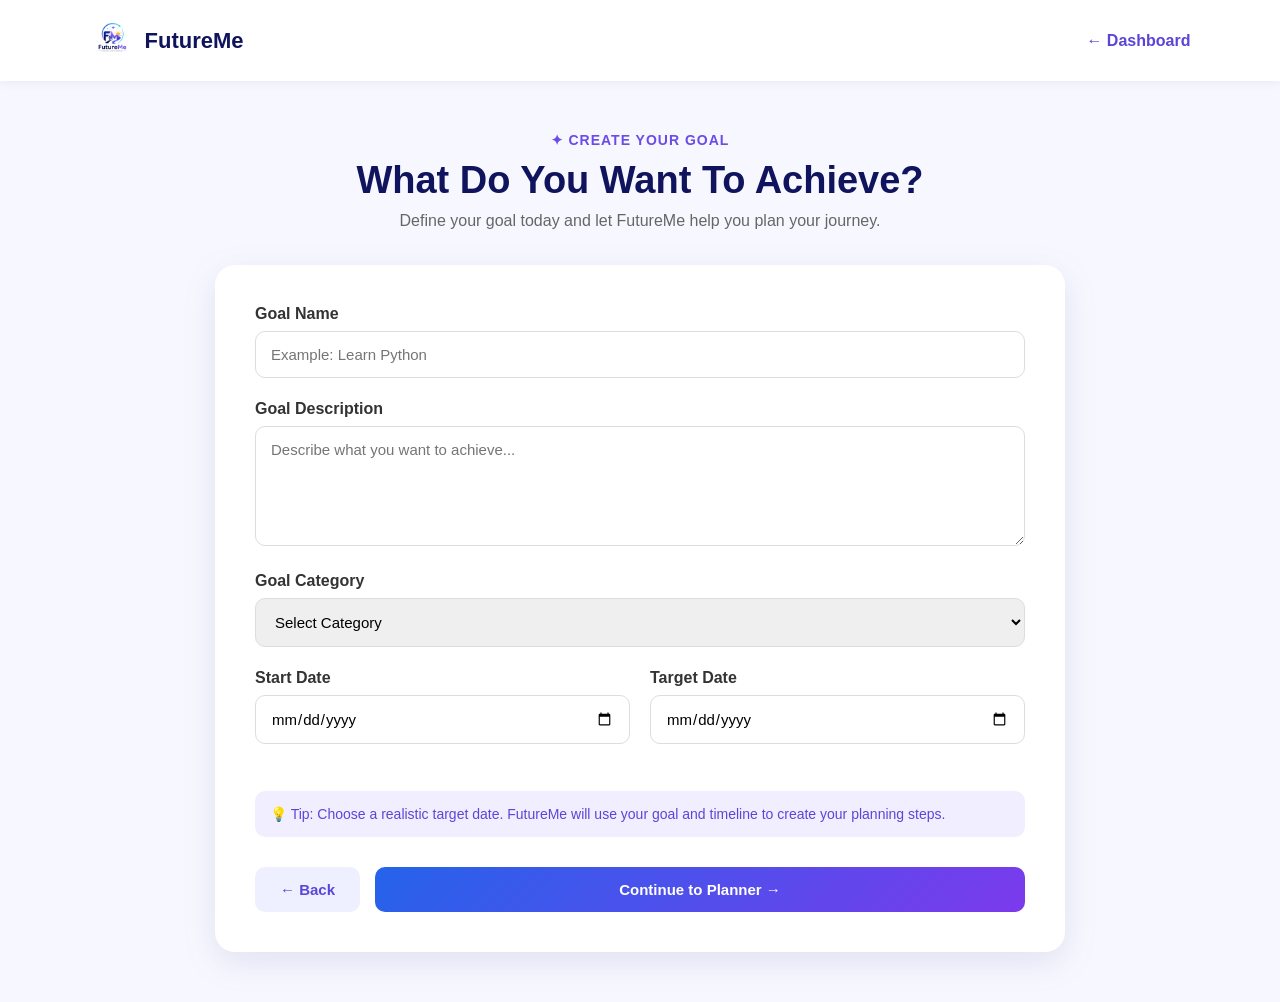
<file: planner-choice.html>
<!DOCTYPE html>
<html lang="en">

<head>

    <meta charset="UTF-8">

    <meta name="viewport" content="width=device-width, initial-scale=1.0">

    <title>Choose Planner | FutureMe</title>

    <style>

        * {
            margin: 0;
            padding: 0;
            box-sizing: border-box;
            font-family: Arial, sans-serif;
        }

        body {
            min-height: 100vh;
            background: linear-gradient(135deg, #f7f8ff, #eef2ff);
            color: #222;
        }

        header {
            background: white;
            padding: 18px 7%;
            display: flex;
            justify-content: space-between;
            align-items: center;
            box-shadow: 0 2px 10px rgba(0,0,0,0.08);
        }

        .logo {
            display: flex;
            align-items: center;
            gap: 10px;
            font-size: 22px;
            font-weight: bold;
            color: #5b45d8;
        }

        .logo img {
            width: 50px;
            height: 50px;
            object-fit: contain;
        }

        .back-btn {
            text-decoration: none;
            color: white;
            background: linear-gradient(135deg, #2563eb, #7c3aed);
            padding: 11px 20px;
            border-radius: 25px;
            font-weight: bold;
        }

        .container {
            width: 90%;
            max-width: 1000px;
            margin: 55px auto;
            text-align: center;
        }

        .container h1 {
            font-size: 40px;
            color: #10145c;
            margin-bottom: 12px;
        }

        .subtitle {
            color: #666;
            font-size: 17px;
            margin-bottom: 25px;
        }

        .goal-box {
            display: inline-block;
            background: white;
            padding: 13px 25px;
            border-radius: 25px;
            box-shadow: 0 5px 18px rgba(76,61,180,0.10);
            color: #5b45d8;
            font-weight: bold;
            margin-bottom: 40px;
        }

        .planner-container {
            display: grid;
            grid-template-columns: repeat(2, 1fr);
            gap: 25px;
            text-align: left;
        }

        .planner-card {
            background: white;
            border-radius: 22px;
            padding: 35px;
            box-shadow: 0 8px 25px rgba(76,61,180,0.12);
            border: 2px solid transparent;
            transition: 0.3s;
        }

        .planner-card:hover {
            transform: translateY(-8px);
            border-color: #cfc7ff;
            box-shadow: 0 15px 30px rgba(76,61,180,0.18);
        }

        .icon {
            width: 70px;
            height: 70px;
            border-radius: 18px;
            display: flex;
            align-items: center;
            justify-content: center;
            font-size: 35px;
            margin-bottom: 22px;
            background: #eeeaff;
        }

        .planner-card h2 {
            color: #10145c;
            margin-bottom: 12px;
        }

        .planner-card p {
            color: #666;
            line-height: 1.6;
            margin-bottom: 20px;
        }

        .features {
            list-style: none;
            margin-bottom: 25px;
        }

        .features li {
            margin-bottom: 10px;
            color: #555;
        }

        .features li::before {
            content: "✓";
            color: #5b45d8;
            font-weight: bold;
            margin-right: 8px;
        }

        .planner-btn {
            display: block;
            text-align: center;
            text-decoration: none;
            padding: 14px;
            border-radius: 25px;
            color: white;
            background: linear-gradient(135deg, #2563eb, #7c3aed);
            font-weight: bold;
        }

        .manual-btn {
            background: #eeeaff;
            color: #5b45d8;
        }

        .tip {
            margin-top: 30px;
            padding: 18px;
            background: white;
            border-radius: 15px;
            color: #666;
            box-shadow: 0 5px 18px rgba(76,61,180,0.08);
        }

        @media (max-width: 700px) {

            .planner-container {
                grid-template-columns: 1fr;
            }

            .container h1 {
                font-size: 30px;
            }

            .planner-card {
                padding: 25px;
            }

        }

    </style>

</head>


<body>


<header>

    <div class="logo">

        <img
            src="FutureMe_logo.png"
            alt="FutureMe Logo"
        >

        <span>FutureMe</span>

    </div>


    <a
        href="goal.html"
        class="back-btn"
    >
        ← Change Goal
    </a>

</header>



<div class="container">


    <h1>
        How Do You Want To Plan?
    </h1>


    <p class="subtitle">
        Choose the planning method that works best for you.
    </p>


    <div
        class="goal-box"
        id="goalName"
    >
        Your Goal
    </div>



    <div class="planner-container">


        <!-- AI PLANNER -->

        <div class="planner-card">

            <div class="icon">
                🧠
            </div>


            <h2>
                AI Planner
            </h2>


            <p>
                Get a personalized step-by-step plan
                based on your goal, category and
                description.
            </p>


            <ul class="features">

                <li>
                    Personalized steps
                </li>

                <li>
                    Goal-specific suggestions
                </li>

                <li>
                    Quick plan creation
                </li>

                <li>
                    You can add your own steps
                </li>

            </ul>


            <a
                href="ai-planner.html"
                class="planner-btn"
            >
                Use AI Planner →
            </a>

        </div>



        <!-- MANUAL PLANNER -->

        <div class="planner-card">

            <div class="icon">
                ✍️
            </div>


            <h2>
                Manual Planner
            </h2>


            <p>
                Create your own plan by entering
                the exact steps you want to follow.
            </p>


            <ul class="features">

                <li>
                    Full control over your plan
                </li>

                <li>
                    Add unlimited steps
                </li>

                <li>
                    Remove steps anytime
                </li>

                <li>
                    Simple and flexible
                </li>

            </ul>


            <a
                href="manual-planner.html"
                class="planner-btn manual-btn"
            >
                Use Manual Planner →
            </a>

        </div>


    </div>



    <div class="tip">

        💡 <strong>Tip:</strong>
        If you are not sure where to start,
        try the AI Planner. You can still
        edit the suggested steps before saving.

    </div>


</div>



<script>

    const goalData =
        localStorage.getItem("futureMeGoal");


    if (!goalData) {

        alert("Please create a goal first.");

        window.location.href = "goal.html";

    } else {

        const goal =
            JSON.parse(goalData);


        document.getElementById("goalName")
            .textContent =
            "🎯 " + goal.name;

    }

</script>


</body>

</html>
</file>
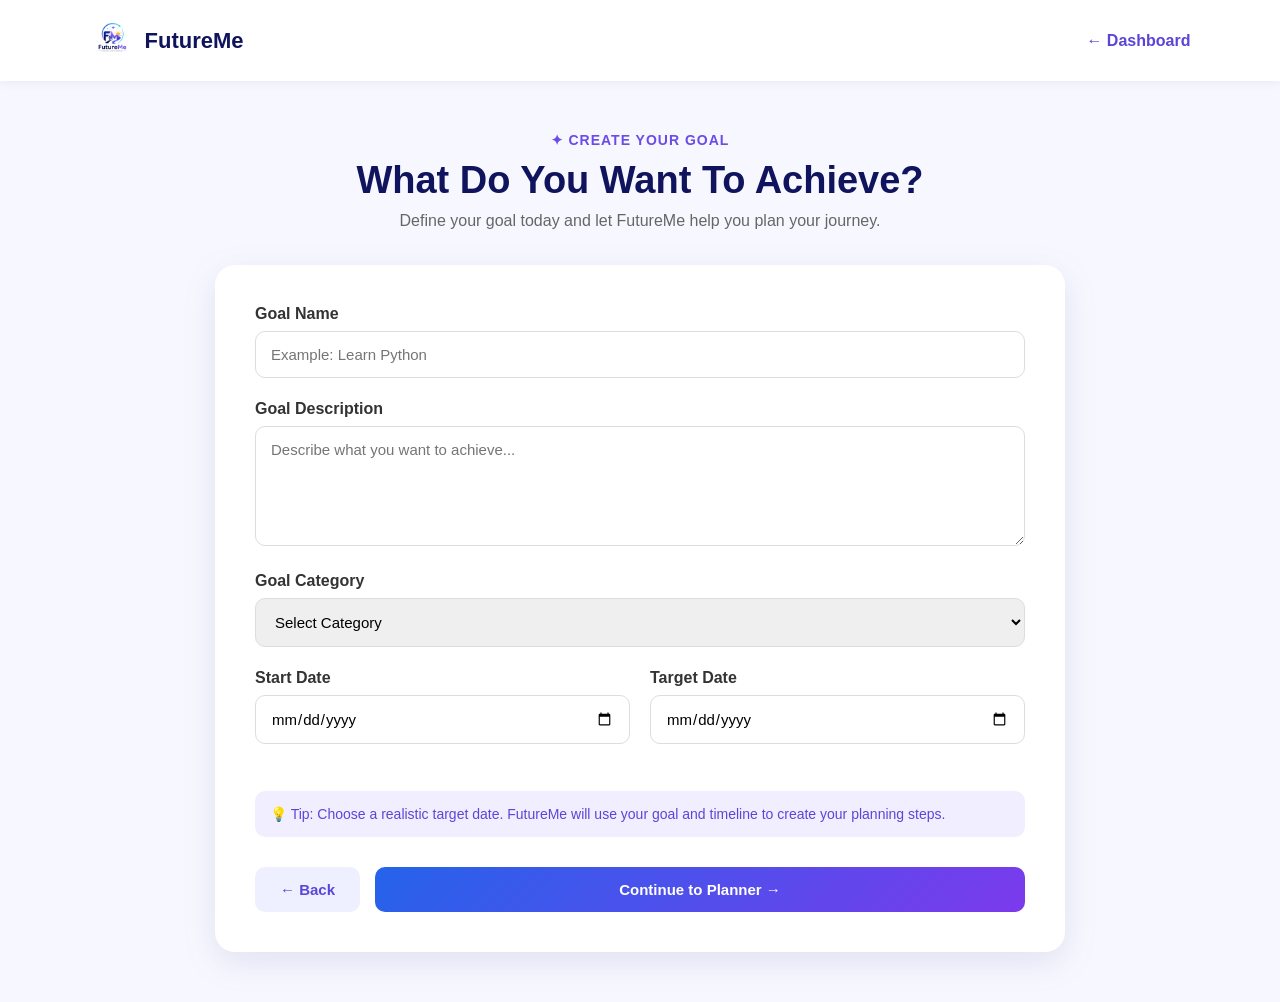
<file: planner.html>
<!DOCTYPE html>
<html lang="en">

<head>

    <meta charset="UTF-8">

    <meta
        name="viewport"
        content="width=device-width, initial-scale=1.0"
    >

    <title>FutureMe Planner</title>

</head>


<body>

    <p>
        Opening FutureMe Planner...
    </p>


    <script>

        window.location.href = "planner-choice.html";

    </script>

</body>

</html>
</file>
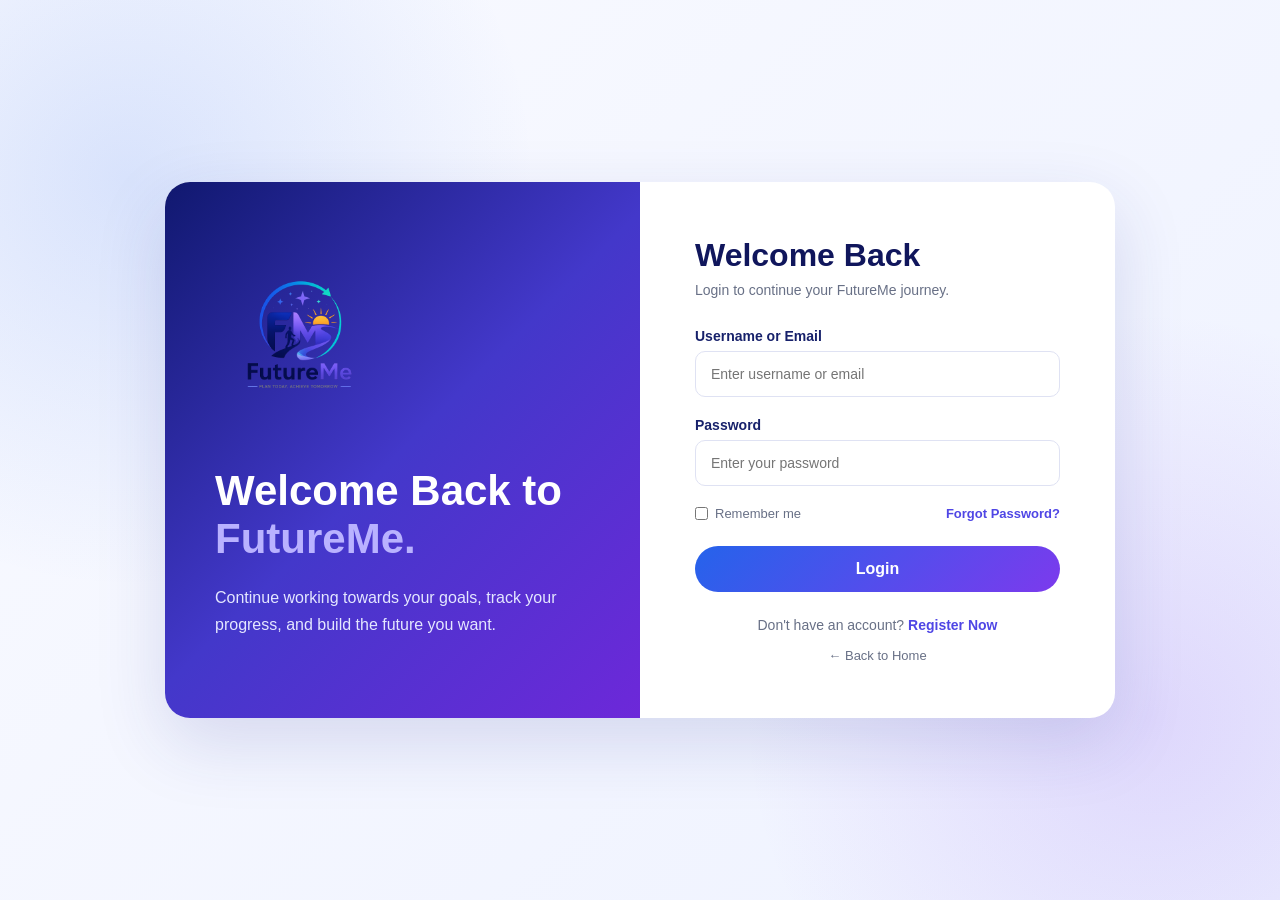
<file: profile.html>
<!DOCTYPE html>
<html lang="en">
<head>
    <meta charset="UTF-8">
    <meta name="viewport" content="width=device-width, initial-scale=1.0">

    <title>My Profile | FutureMe</title>

    <style>
        * {
            margin: 0;
            padding: 0;
            box-sizing: border-box;
            font-family: Arial, sans-serif;
        }

        body {
            background: #f7f8ff;
            color: #222;
        }

        header {
            background: white;
            padding: 18px 7%;
            display: flex;
            justify-content: space-between;
            align-items: center;
            box-shadow: 0 2px 10px rgba(0,0,0,0.08);
        }

        .logo {
            display: flex;
            align-items: center;
            gap: 10px;
            font-size: 22px;
            font-weight: bold;
            color: #5b45d8;
        }

        .logo img {
            width: 50px;
            height: 50px;
            object-fit: contain;
        }

        .back-btn {
            text-decoration: none;
            color: white;
            background: linear-gradient(135deg, #2563eb, #7c3aed);
            padding: 11px 20px;
            border-radius: 25px;
            font-weight: bold;
        }

        .container {
            width: 90%;
            max-width: 700px;
            margin: 50px auto;
        }

        .title {
            text-align: center;
            margin-bottom: 30px;
        }

        .title h1 {
            color: #10145c;
            font-size: 38px;
            margin-bottom: 10px;
        }

        .title p {
            color: #666;
        }

        .profile-card {
            background: white;
            padding: 35px;
            border-radius: 22px;
            box-shadow: 0 8px 25px rgba(76, 61, 180, 0.12);
        }

        .profile-icon {
            width: 90px;
            height: 90px;
            margin: 0 auto 25px;
            border-radius: 50%;
            background: linear-gradient(135deg, #2563eb, #7c3aed);
            color: white;
            display: flex;
            justify-content: center;
            align-items: center;
            font-size: 36px;
            font-weight: bold;
        }

        .field {
            margin-bottom: 20px;
        }

        .field label {
            display: block;
            font-size: 14px;
            color: #777;
            margin-bottom: 7px;
        }

        .field input {
            width: 100%;
            padding: 13px 15px;
            border: 1px solid #ddd;
            border-radius: 10px;
            font-size: 15px;
            outline: none;
        }

        .field input:focus {
            border-color: #7c3aed;
        }

        .field input:disabled {
            background: #f3f4f6;
            color: #555;
        }

        .status {
            display: inline-block;
            background: #e8f8ee;
            color: #198754;
            padding: 7px 14px;
            border-radius: 20px;
            font-size: 13px;
            font-weight: bold;
        }

        .buttons {
            display: flex;
            gap: 12px;
            margin-top: 25px;
        }

        button,
        .btn {
            flex: 1;
            padding: 13px;
            border: none;
            border-radius: 25px;
            font-size: 14px;
            font-weight: bold;
            cursor: pointer;
            text-align: center;
            text-decoration: none;
        }

        .primary {
            color: white;
            background: linear-gradient(135deg, #2563eb, #7c3aed);
        }

        .primary:disabled {
            opacity: 0.6;
            cursor: not-allowed;
        }

        .secondary {
            color: #5b45d8;
            background: #eeeaff;
        }

        .logout {
            width: 100%;
            margin-top: 12px;
            background: #fff0f0;
            color: #dc3545;
        }

        .loading {
            text-align: center;
            color: #666;
            margin-bottom: 20px;
        }

        .error-message {
            text-align: center;
            color: #dc3545;
            margin-bottom: 20px;
        }

        @media (max-width: 600px) {

            .buttons {
                flex-direction: column;
            }

            .title h1 {
                font-size: 30px;
            }

            .profile-card {
                padding: 25px;
            }
        }
    </style>
</head>

<body>

<header>

    <div class="logo">

        <img src="FutureMe_logo.png" alt="FutureMe Logo">

        <span>FutureMe</span>

    </div>

    <a href="dashboard.html" class="back-btn">
        ← Dashboard
    </a>

</header>


<div class="container">

    <div class="title">

        <h1>My Profile</h1>

        <p>Manage your FutureMe account information.</p>

    </div>


    <div class="profile-card">

        <div
            class="loading"
            id="loadingMessage">
            Loading profile...
        </div>


        <div
            class="error-message"
            id="errorMessage"
            style="display:none;">
        </div>


        <div class="profile-icon" id="profileIcon">
            U
        </div>


        <div class="field">

            <label>Full Name</label>

            <input
                type="text"
                id="fullname"
                disabled
            >

        </div>


        <div class="field">

            <label>Username</label>

            <input
                type="text"
                id="username"
                disabled
            >

        </div>


        <div class="field">

            <label>Email</label>

            <input
                type="email"
                id="email"
                disabled
            >

        </div>


        <div class="field">

            <label>Account Status</label>

            <span class="status">
                ● Active
            </span>

        </div>


        <div class="buttons">

            <button
                class="primary"
                id="editBtn"
                type="button">
                Edit Profile
            </button>

            <a
                href="dashboard.html"
                class="btn secondary">
                Dashboard
            </a>

        </div>


        <button
            class="logout"
            id="logoutBtn"
            type="button">
            Logout
        </button>

    </div>

</div>


<script>

    /* =========================
       LOGIN CHECK
    ========================= */

    const loggedIn =
        localStorage.getItem("futureMeLoggedIn");

    if (loggedIn !== "true") {

        alert("Please login first.");

        window.location.href =
            "login.html";

    }


    /* =========================
       GET CURRENT USER
    ========================= */

    let user = null;

    try {

        user = JSON.parse(
            localStorage.getItem(
                "futureMeCurrentUser"
            )
        );

    } catch (error) {

        user = null;

    }


    if (!user || !user.id) {

        localStorage.removeItem(
            "futureMeLoggedIn"
        );

        localStorage.removeItem(
            "futureMeCurrentUser"
        );

        window.location.href =
            "login.html";

    }


    /* =========================
       ELEMENTS
    ========================= */

    const fullnameInput =
        document.getElementById("fullname");

    const usernameInput =
        document.getElementById("username");

    const emailInput =
        document.getElementById("email");

    const profileIcon =
        document.getElementById("profileIcon");

    const editBtn =
        document.getElementById("editBtn");

    const logoutBtn =
        document.getElementById("logoutBtn");

    const loadingMessage =
        document.getElementById("loadingMessage");

    const errorMessage =
        document.getElementById("errorMessage");


    /* =========================
       ESCAPE HTML
    ========================= */

    function escapeHTML(value) {

        return String(value ?? "")
            .replace(/&/g, "&amp;")
            .replace(/</g, "&lt;")
            .replace(/>/g, "&gt;")
            .replace(/"/g, "&quot;")
            .replace(/'/g, "&#039;");

    }


    /* =========================
       UPDATE PROFILE DISPLAY
    ========================= */

    function displayUser(userData) {

        fullnameInput.value =
            userData.fullname || "";

        usernameInput.value =
            userData.username || "";

        emailInput.value =
            userData.email || "";


        if (userData.fullname) {

            profileIcon.textContent =
                userData.fullname
                    .charAt(0)
                    .toUpperCase();

        } else {

            profileIcon.textContent = "U";

        }

    }


    /* =========================
       LOAD PROFILE FROM MYSQL
    ========================= */

    async function loadProfile() {

        loadingMessage.style.display =
            "block";

        errorMessage.style.display =
            "none";


        try {

            const response =
                await fetch(
                    `api/get_user_data.php?user_id=${encodeURIComponent(user.id)}`
                );


            const data =
                await response.json();


            if (!data.success) {

                throw new Error(
                    data.message ||
                    "Unable to load profile."
                );

            }


            /* =========================
               GET USER FROM DATABASE
            ========================= */

            const databaseUser =
                data.user;


            displayUser(databaseUser);


            /* =========================
               UPDATE LOCAL STORAGE
            ========================= */

            user = {
                id: databaseUser.id,
                fullname: databaseUser.fullname,
                email: databaseUser.email,
                username: databaseUser.username
            };


            localStorage.setItem(
                "futureMeCurrentUser",
                JSON.stringify(user)
            );


            localStorage.setItem(
                "futureMeUser",
                JSON.stringify(user)
            );


        } catch (error) {

            console.error(error);

            errorMessage.textContent =
                error.message ||
                "Unable to load profile.";

            errorMessage.style.display =
                "block";


            /* =========================
               FALLBACK TO LOCAL STORAGE
            ========================= */

            displayUser(user);

        } finally {

            loadingMessage.style.display =
                "none";

        }

    }


    /* =========================
       EDIT / SAVE PROFILE
    ========================= */

    editBtn.addEventListener(
        "click",
        async function() {

            if (
                editBtn.textContent.trim() ===
                "Edit Profile"
            ) {

                fullnameInput.disabled =
                    false;

                fullnameInput.focus();

                editBtn.textContent =
                    "Save Profile";

                return;
            }


            const newName =
                fullnameInput.value.trim();


            if (newName === "") {

                alert(
                    "Name cannot be empty."
                );

                fullnameInput.focus();

                return;

            }


            editBtn.disabled = true;

            editBtn.textContent =
                "Saving...";


            try {

                const formData =
                    new FormData();

                formData.append(
                    "user_id",
                    user.id
                );

                formData.append(
                    "fullname",
                    newName
                );


                const response =
                    await fetch(
                        "api/update_profile.php",
                        {
                            method: "POST",
                            body: formData
                        }
                    );


                const data =
                    await response.json();


                if (!data.success) {

                    throw new Error(
                        data.message ||
                        "Failed to update profile."
                    );

                }


                /* =========================
                   UPDATE USER OBJECT
                ========================= */

                user.fullname =
                    data.fullname ||
                    newName;


                /* =========================
                   UPDATE LOCAL STORAGE
                ========================= */

                localStorage.setItem(
                    "futureMeCurrentUser",
                    JSON.stringify(user)
                );

                localStorage.setItem(
                    "futureMeUser",
                    JSON.stringify(user)
                );


                fullnameInput.value =
                    user.fullname;

                fullnameInput.disabled =
                    true;

                profileIcon.textContent =
                    user.fullname
                        .charAt(0)
                        .toUpperCase();


                editBtn.textContent =
                    "Edit Profile";


                alert(
                    "Profile updated successfully!"
                );


            } catch (error) {

                console.error(error);

                alert(
                    error.message ||
                    "Something went wrong while updating the profile."
                );

                editBtn.textContent =
                    "Save Profile";

            } finally {

                editBtn.disabled = false;

            }

        }
    );


    /* =========================
       LOGOUT
    ========================= */

    logoutBtn.addEventListener(
        "click",
        function() {

            localStorage.removeItem(
                "futureMeLoggedIn"
            );

            localStorage.removeItem(
                "futureMeCurrentUser"
            );

            localStorage.removeItem(
                "futureMeUser"
            );

            localStorage.removeItem(
                "futureMeGoal"
            );

            localStorage.removeItem(
                "futureMePlan"
            );

            localStorage.removeItem(
                "futureMeProgress"
            );

            localStorage.removeItem(
                "futureMeCapsule"
            );


            alert(
                "You have been logged out."
            );


            window.location.href =
                "login.html";

        }
    );


    /* =========================
       INITIAL LOAD
    ========================= */

    loadProfile();

</script>

</body>
</html>
</file>
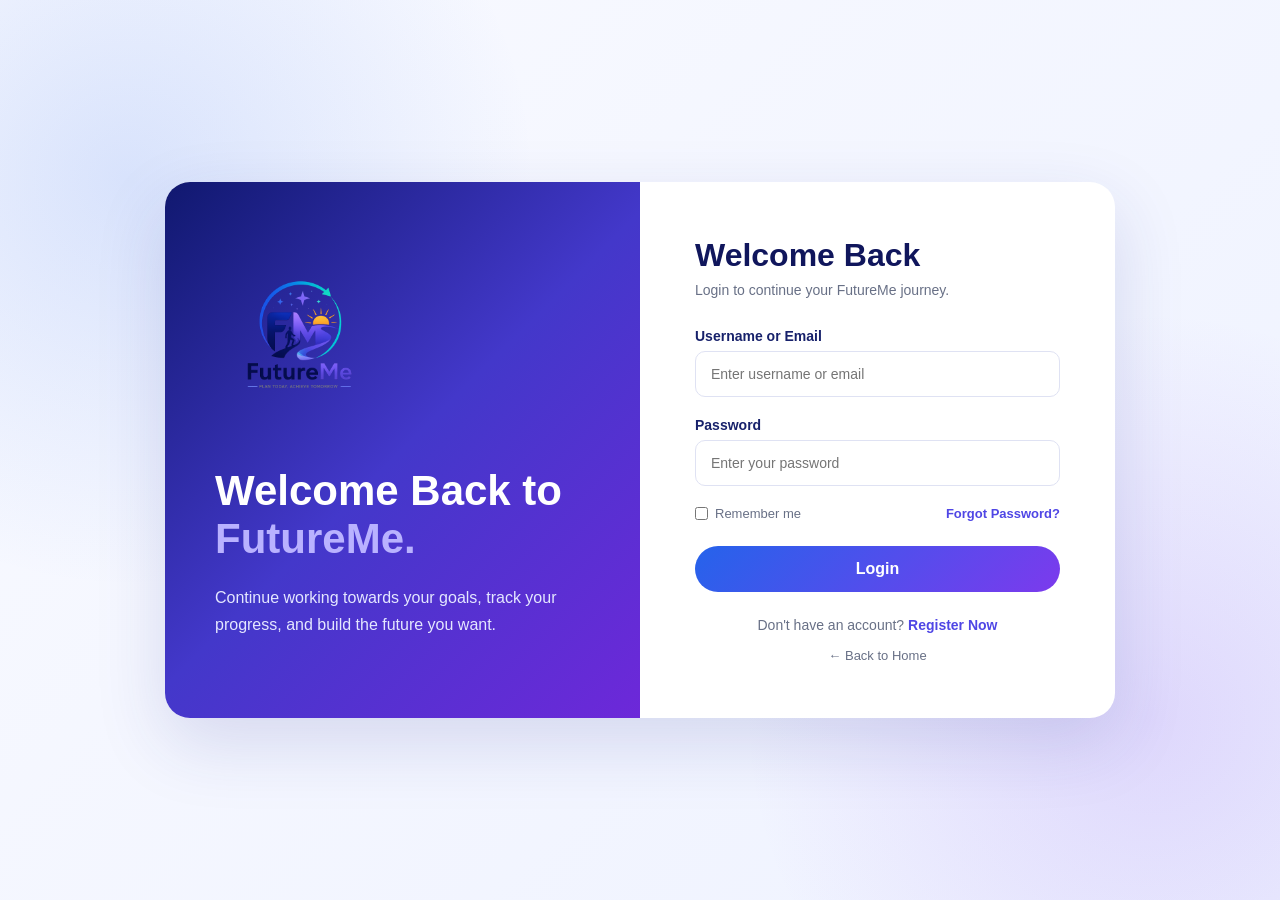
<file: progress.html>
<!DOCTYPE html>
<html lang="en">

<head>

    <meta charset="UTF-8">

    <meta
        name="viewport"
        content="width=device-width, initial-scale=1.0"
    >

    <title>FutureMe | Progress</title>


    <style>

        * {
            margin: 0;
            padding: 0;
            box-sizing: border-box;
            font-family: Arial, sans-serif;
        }


        body {
            background: #f7f8ff;
            color: #222;
        }


        /* =========================
           HEADER
        ========================== */

        header {
            background: white;
            padding: 16px 7%;
            box-shadow: 0 2px 12px rgba(0, 0, 0, 0.06);
        }


        .navbar {
            max-width: 1100px;
            margin: auto;

            display: flex;
            justify-content: space-between;
            align-items: center;
        }


        .logo {
            display: flex;
            align-items: center;
            gap: 10px;

            text-decoration: none;

            color: #10145c;

            font-size: 22px;
            font-weight: bold;
        }


        .logo img {
            width: 45px;
            height: 45px;

            object-fit: contain;
        }


        .back-btn {
            text-decoration: none;

            background: #eef0ff;

            color: #5b45d8;

            padding: 10px 18px;

            border-radius: 10px;

            font-weight: bold;
        }


        /* =========================
           MAIN
        ========================== */

        .container {
            width: 90%;
            max-width: 1000px;

            margin: 45px auto;
        }


        /* =========================
           PAGE HEADER
        ========================== */

        .page-header {
            text-align: center;

            margin-bottom: 30px;
        }


        .page-header span {
            color: #6b4ce6;

            font-size: 14px;

            font-weight: bold;

            letter-spacing: 1px;
        }


        .page-header h1 {
            color: #10145c;

            font-size: 38px;

            margin: 10px 0;
        }


        .page-header p {
            color: #666;

            font-size: 16px;
        }


        /* =========================
           GOAL CARD
        ========================== */

        .goal-card {
            background: white;

            padding: 30px;

            border-radius: 20px;

            box-shadow:
                0 10px 35px
                rgba(70, 60, 150, 0.10);

            margin-bottom: 25px;
        }


        .goal-card h2 {
            color: #10145c;

            font-size: 25px;

            margin-bottom: 8px;
        }


        .goal-description {
            color: #666;

            margin-bottom: 20px;
        }


        .goal-details {
            display: grid;

            grid-template-columns:
                repeat(3, 1fr);

            gap: 15px;
        }


        .detail-box {
            background: #f5f5ff;

            padding: 15px;

            border-radius: 12px;
        }


        .detail-box small {
            display: block;

            color: #777;

            margin-bottom: 5px;
        }


        .detail-box strong {
            color: #10145c;
        }


        /* =========================
           PROGRESS CARD
        ========================== */

        .progress-card {
            background: white;

            padding: 30px;

            border-radius: 20px;

            box-shadow:
                0 10px 35px
                rgba(70, 60, 150, 0.10);

            margin-bottom: 25px;
        }


        .progress-heading {
            display: flex;

            justify-content: space-between;

            align-items: center;

            margin-bottom: 12px;
        }


        .progress-heading h2 {
            color: #10145c;

            font-size: 23px;
        }


        .percentage {
            color: #673de6;

            font-size: 25px;

            font-weight: bold;
        }


        .progress-bar {
            width: 100%;

            height: 16px;

            background: #e8e8f5;

            border-radius: 20px;

            overflow: hidden;
        }


        .progress-fill {
            height: 100%;

            width: 0%;

            background:
                linear-gradient(
                    90deg,
                    #2563eb,
                    #7c3aed
                );

            border-radius: 20px;

            transition: width 0.3s ease;
        }


        .progress-message {
            text-align: center;

            margin-top: 12px;

            color: #666;
        }


        /* =========================
           STAT CARDS
        ========================== */

        .stats {
            display: grid;

            grid-template-columns:
                repeat(3, 1fr);

            gap: 18px;

            margin-bottom: 25px;
        }


        .stat-card {
            background: white;

            padding: 25px;

            border-radius: 18px;

            text-align: center;

            box-shadow:
                0 8px 25px
                rgba(70, 60, 150, 0.08);
        }


        .stat-number {
            display: block;

            color: #673de6;

            font-size: 32px;

            font-weight: bold;

            margin-bottom: 5px;
        }


        .stat-label {
            color: #666;
        }


        /* =========================
           STEPS CARD
        ========================== */

        .steps-card {
            background: white;

            padding: 30px;

            border-radius: 20px;

            box-shadow:
                0 10px 35px
                rgba(70, 60, 150, 0.10);
        }


        .steps-card h2 {
            color: #10145c;

            font-size: 25px;

            margin-bottom: 8px;
        }


        .steps-subtitle {
            color: #666;

            margin-bottom: 25px;
        }


        /* =========================
           CHECKBOX STEP
        ========================== */

        .step-list {
            display: flex;

            flex-direction: column;

            gap: 14px;
        }


        .step-item {
            display: flex;

            align-items: center;

            gap: 15px;

            padding: 18px;

            background: #f8f8ff;

            border: 1px solid #e5e5f5;

            border-radius: 14px;

            cursor: pointer;

            transition: 0.2s;
        }


        .step-item:hover {
            border-color: #7c3aed;

            background: #f5f2ff;
        }


        .step-item.completed {
            background: #f0efff;

            border-color: #b8a8ff;
        }


        /* Checkbox */

        .step-checkbox {
            width: 22px;

            height: 22px;

            min-width: 22px;

            accent-color: #6b4ce6;

            cursor: pointer;
        }


        .step-number {
            width: 35px;

            height: 35px;

            min-width: 35px;

            display: flex;

            justify-content: center;

            align-items: center;

            background: #e9e5ff;

            color: #5b45d8;

            border-radius: 50%;

            font-weight: bold;
        }


        .step-text {
            color: #222;

            font-size: 16px;

            line-height: 1.5;
        }


        .step-item.completed .step-text {
            color: #777;

            text-decoration: line-through;
        }


        /* =========================
           SAVE BUTTON
        ========================== */

        .save-section {
            margin-top: 25px;

            text-align: center;
        }


        .save-btn {
            width: 100%;

            padding: 15px;

            border: none;

            border-radius: 12px;

            background:
                linear-gradient(
                    135deg,
                    #2563eb,
                    #7c3aed
                );

            color: white;

            font-size: 16px;

            font-weight: bold;

            cursor: pointer;

            transition: 0.2s;
        }


        .save-btn:hover {
            transform: translateY(-2px);
        }


        .save-btn:disabled {
            opacity: 0.6;

            cursor: not-allowed;

            transform: none;
        }


        /* =========================
           MESSAGE
        ========================== */

        .message {
            margin-top: 15px;

            padding: 14px;

            border-radius: 10px;

            display: none;

            text-align: center;
        }


        .message.success {
            display: block;

            background: #eaf8ef;

            color: #18733c;
        }


        .message.error {
            display: block;

            background: #fff0f0;

            color: #d93030;
        }


        /* =========================
           COMPLETE MESSAGE
        ========================== */

        .goal-complete {
            display: none;

            margin-top: 20px;

            padding: 20px;

            background: #f1efff;

            border-radius: 14px;

            text-align: center;

            color: #5b45d8;
        }


        .goal-complete.show {
            display: block;
        }


        .goal-complete h3 {
            margin-bottom: 6px;
        }


        /* =========================
           MOBILE
        ========================== */

        @media (max-width: 700px) {

            .goal-details {
                grid-template-columns: 1fr;
            }


            .stats {
                grid-template-columns: 1fr;
            }


            .page-header h1 {
                font-size: 30px;
            }


            .goal-card,
            .progress-card,
            .steps-card {
                padding: 22px;
            }

        }

    </style>

</head>


<body>


    <!-- =========================
         HEADER
    ========================== -->

    <header>

        <nav class="navbar">

            <a
                href="dashboard.html"
                class="logo"
            >

                <img
                    src="FutureMe_logo.png"
                    alt="FutureMe Logo"
                >

                FutureMe

            </a>


            <a
                href="dashboard.html"
                class="back-btn"
            >
                ← Dashboard
            </a>

        </nav>

    </header>



    <!-- =========================
         MAIN
    ========================== -->

    <main class="container">


        <!-- PAGE HEADER -->

        <section class="page-header">

            <span>
                ✦ TRACK YOUR JOURNEY
            </span>

            <h1>
                Your Progress
            </h1>

            <p>
                Complete each step and watch your progress grow.
            </p>

        </section>



        <!-- =========================
             GOAL
        ========================== -->

        <section class="goal-card">

            <h2 id="goalName">
                Loading goal...
            </h2>


            <p
                class="goal-description"
                id="goalDescription"
            >
                Loading...
            </p>


            <div class="goal-details">


                <div class="detail-box">

                    <small>
                        Category
                    </small>

                    <strong id="goalCategory">
                        -
                    </strong>

                </div>


                <div class="detail-box">

                    <small>
                        Start Date
                    </small>

                    <strong id="startDate">
                        -
                    </strong>

                </div>


                <div class="detail-box">

                    <small>
                        Target Date
                    </small>

                    <strong id="targetDate">
                        -
                    </strong>

                </div>


            </div>

        </section>



        <!-- =========================
             OVERALL PROGRESS
        ========================== -->

        <section class="progress-card">

            <div class="progress-heading">

                <h2>
                    Overall Progress
                </h2>

                <span
                    class="percentage"
                    id="percentage"
                >
                    0%
                </span>

            </div>


            <div class="progress-bar">

                <div
                    class="progress-fill"
                    id="progressFill"
                ></div>

            </div>


            <p
                class="progress-message"
                id="progressMessage"
            >
                Your journey has just started. Keep going!
            </p>


            <div
                class="goal-complete"
                id="goalComplete"
            >

                <h3>
                    🎉 Goal Completed!
                </h3>

                <p>
                    Amazing! You completed all the planned steps.
                </p>

            </div>

        </section>



        <!-- =========================
             STATISTICS
        ========================== -->

        <section class="stats">


            <div class="stat-card">

                <span
                    class="stat-number"
                    id="completedCount"
                >
                    0
                </span>

                <span class="stat-label">
                    Completed Steps
                </span>

            </div>


            <div class="stat-card">

                <span
                    class="stat-number"
                    id="totalCount"
                >
                    0
                </span>

                <span class="stat-label">
                    Planned Steps
                </span>

            </div>


            <div class="stat-card">

                <span
                    class="stat-number"
                    id="remainingCount"
                >
                    0
                </span>

                <span class="stat-label">
                    Remaining Steps
                </span>

            </div>


        </section>



        <!-- =========================
             CHECKBOX STEPS
        ========================== -->

        <section class="steps-card">

            <h2>
                🎯 Your Action Steps
            </h2>


            <p class="steps-subtitle">
                Tick a checkbox when you complete that step.
            </p>


            <div
                class="step-list"
                id="stepList"
            >

                <!-- AI / Manual steps appear here -->

            </div>


            <!-- SAVE -->

            <div class="save-section">

                <button
                    type="button"
                    class="save-btn"
                    id="saveProgressBtn"
                >
                    Save Progress
                </button>

            </div>


            <div
                class="message"
                id="message"
            ></div>

        </section>


    </main>



    <!-- =========================
         JAVASCRIPT
    ========================== -->

    <script>


        /* =========================
           GLOBAL DATA
        ========================== */

        let currentUser = null;

        let currentGoal = null;

        let currentPlan = null;

        let steps = [];



        /* =========================
           ELEMENTS
        ========================== */

        const goalNameElement =
            document.getElementById("goalName");

        const goalDescriptionElement =
            document.getElementById("goalDescription");

        const goalCategoryElement =
            document.getElementById("goalCategory");

        const startDateElement =
            document.getElementById("startDate");

        const targetDateElement =
            document.getElementById("targetDate");

        const stepList =
            document.getElementById("stepList");

        const percentageElement =
            document.getElementById("percentage");

        const progressFill =
            document.getElementById("progressFill");

        const progressMessage =
            document.getElementById("progressMessage");

        const completedCount =
            document.getElementById("completedCount");

        const totalCount =
            document.getElementById("totalCount");

        const remainingCount =
            document.getElementById("remainingCount");

        const saveProgressBtn =
            document.getElementById("saveProgressBtn");

        const messageElement =
            document.getElementById("message");

        const goalComplete =
            document.getElementById("goalComplete");



        /* =========================
           FORMAT DATE
        ========================== */

        function formatDate(dateValue) {

            if (!dateValue) {
                return "Not specified";
            }


            const parts =
                dateValue.split("-");


            if (parts.length !== 3) {
                return dateValue;
            }


            return (
                parts[2] +
                "/" +
                parts[1] +
                "/" +
                parts[0]
            );

        }



        /* =========================
           SHOW MESSAGE
        ========================== */

        function showMessage(
            text,
            type
        ) {

            messageElement.textContent =
                text;

            messageElement.className =
                "message " + type;

        }



        /* =========================
           LOAD USER
        ========================== */

        function loadUser() {

            const userData =
                localStorage.getItem(
                    "futureMeCurrentUser"
                );


            if (!userData) {

                window.location.href =
                    "login.html";

                return false;

            }


            try {

                currentUser =
                    JSON.parse(userData);

            } catch (error) {

                localStorage.removeItem(
                    "futureMeCurrentUser"
                );

                window.location.href =
                    "login.html";

                return false;

            }


            if (
                !currentUser ||
                !currentUser.id
            ) {

                window.location.href =
                    "login.html";

                return false;

            }


            return true;

        }



        /* =========================
           LOAD GOAL
        ========================== */

        function loadGoal() {

            const goalData =
                localStorage.getItem(
                    "futureMeGoal"
                );


            if (!goalData) {

                showMessage(
                    "No goal found. Please create a goal first.",
                    "error"
                );

                return false;

            }


            try {

                currentGoal =
                    JSON.parse(goalData);

            } catch (error) {

                showMessage(
                    "Your saved goal data is invalid.",
                    "error"
                );

                return false;

            }


            goalNameElement.textContent =
                currentGoal.name ||
                "My Goal";


            goalDescriptionElement.textContent =
                currentGoal.description ||
                "No description";


            goalCategoryElement.textContent =
                currentGoal.category ||
                "Other";


            startDateElement.textContent =
                formatDate(
                    currentGoal.start_date ||
                    currentGoal.startDate ||
                    ""
                );


            targetDateElement.textContent =
                formatDate(
                    currentGoal.target_date ||
                    currentGoal.targetDate ||
                    ""
                );


            return true;

        }



        /* =========================
           LOAD PLAN
        ========================== */

        function loadPlan() {

            const planData =
                localStorage.getItem(
                    "futureMePlan"
                );


            if (!planData) {

                showMessage(
                    "No plan found. Please create an AI or Manual plan first.",
                    "error"
                );

                return false;

            }


            try {

                currentPlan =
                    JSON.parse(planData);

            } catch (error) {

                showMessage(
                    "Your saved plan data is invalid.",
                    "error"
                );

                return false;

            }


            if (
                !currentPlan ||
                !Array.isArray(
                    currentPlan.steps
                )
            ) {

                showMessage(
                    "No steps were found in your plan.",
                    "error"
                );

                return false;

            }


            steps =
                currentPlan.steps.map(
                    function(step, index) {

                        return {

                            order:
                                index + 1,

                            text:
                                typeof step === "string"
                                    ? step
                                    : (
                                        step.text ||
                                        step.step ||
                                        "Unnamed step"
                                    ),

                            completed:
                                step.completed === true

                        };

                    }
                );


            renderSteps();

            updateProgress();

            return true;

        }



        /* =========================
           RENDER CHECKBOX STEPS
        ========================== */

        function renderSteps() {

            stepList.innerHTML = "";


            if (steps.length === 0) {

                stepList.innerHTML = `
                    <p style="
                        color:#777;
                        text-align:center;
                        padding:20px;
                    ">
                        No steps found.
                    </p>
                `;

                return;

            }


            steps.forEach(
                function(step) {


                    const label =
                        document.createElement(
                            "label"
                        );


                    label.className =
                        "step-item";


                    if (step.completed) {

                        label.classList.add(
                            "completed"
                        );

                    }


                    /* =========================
                       CHECKBOX
                    ========================== */

                    const checkbox =
                        document.createElement(
                            "input"
                        );


                    checkbox.type =
                        "checkbox";


                    checkbox.className =
                        "step-checkbox";


                    checkbox.checked =
                        step.completed;


                    checkbox.dataset.order =
                        step.order;


                    /* =========================
                       NUMBER
                    ========================== */

                    const number =
                        document.createElement(
                            "span"
                        );


                    number.className =
                        "step-number";


                    number.textContent =
                        step.order;


                    /* =========================
                       TEXT
                    ========================== */

                    const text =
                        document.createElement(
                            "span"
                        );


                    text.className =
                        "step-text";


                    text.textContent =
                        step.text;


                    /* =========================
                       CHECKBOX CHANGE
                    ========================== */

                    checkbox.addEventListener(
                        "change",
                        function() {

                            step.completed =
                                checkbox.checked;


                            if (
                                checkbox.checked
                            ) {

                                label.classList.add(
                                    "completed"
                                );

                            } else {

                                label.classList.remove(
                                    "completed"
                                );

                            }


                            updateProgress();

                        }
                    );


                    label.appendChild(
                        checkbox
                    );


                    label.appendChild(
                        number
                    );


                    label.appendChild(
                        text
                    );


                    stepList.appendChild(
                        label
                    );

                }
            );

        }



        /* =========================
           UPDATE PROGRESS
        ========================== */

        function updateProgress() {

            const total =
                steps.length;


            const completed =
                steps.filter(
                    function(step) {
                        return step.completed;
                    }
                ).length;


            const remaining =
                Math.max(
                    total - completed,
                    0
                );


            let percentage = 0;


            if (total > 0) {

                percentage =
                    Math.round(
                        (
                            completed /
                            total
                        ) * 100
                    );

            }


            /* =========================
               UPDATE NUMBERS
            ========================== */

            percentageElement.textContent =
                percentage + "%";


            progressFill.style.width =
                percentage + "%";


            completedCount.textContent =
                completed;


            totalCount.textContent =
                total;


            remainingCount.textContent =
                remaining;


            /* =========================
               PROGRESS MESSAGE
            ========================== */

            if (percentage === 0) {

                progressMessage.textContent =
                    "Your journey has just started. Keep going!";

            } else if (percentage < 50) {

                progressMessage.textContent =
                    "Great start! Keep taking small steps.";

            } else if (percentage < 100) {

                progressMessage.textContent =
                    "You're making great progress. Keep going!";

            } else {

                progressMessage.textContent =
                    "Amazing! You completed your entire plan!";

            }


            /* =========================
               COMPLETE MESSAGE
            ========================== */

            if (
                total > 0 &&
                percentage === 100
            ) {

                goalComplete.classList.add(
                    "show"
                );

            } else {

                goalComplete.classList.remove(
                    "show"
                );

            }

        }



        /* =========================
           SAVE PROGRESS
        ========================== */

        async function saveProgress() {


            if (
                !currentUser ||
                !currentUser.id
            ) {

                showMessage(
                    "User information is missing. Please login again.",
                    "error"
                );

                return;

            }


            if (
                !currentGoal ||
                !currentGoal.id
            ) {

                showMessage(
                    "Goal information is missing.",
                    "error"
                );

                return;

            }


            if (
                !currentPlan ||
                !currentPlan.id &&
                !currentPlan.plan_id
            ) {

                showMessage(
                    "Plan information is missing.",
                    "error"
                );

                return;

            }


            const planId =
                currentPlan.plan_id ||
                currentPlan.id;


            /* =========================
               GET COMPLETED ORDERS
            ========================== */

            const completedOrders =
                steps
                    .filter(
                        function(step) {
                            return step.completed;
                        }
                    )
                    .map(
                        function(step) {
                            return step.order;
                        }
                    );


            saveProgressBtn.disabled =
                true;


            saveProgressBtn.textContent =
                "Saving Progress...";


            messageElement.className =
                "message";


            try {


                const formData =
                    new FormData();


                formData.append(
                    "user_id",
                    currentUser.id
                );


                formData.append(
                    "goal_id",
                    currentGoal.id
                );


                formData.append(
                    "plan_id",
                    planId
                );


                formData.append(
                    "completed_orders",
                    JSON.stringify(
                        completedOrders
                    )
                );


                const response =
                    await fetch(
                        "api/update_progress.php",
                        {
                            method: "POST",

                            body: formData
                        }
                    );


                const data =
                    await response.json();


                if (!data.success) {

                    throw new Error(
                        data.message ||
                        "Could not save progress."
                    );

                }


                /* =========================
                   UPDATE LOCAL PLAN
                ========================== */

                currentPlan.steps =
                    steps.map(
                        function(step) {

                            return {

                                text:
                                    step.text,

                                completed:
                                    step.completed

                            };

                        }
                    );


                localStorage.setItem(
                    "futureMePlan",
                    JSON.stringify(
                        currentPlan
                    )
                );


                /* =========================
                   SAVE PROGRESS CACHE
                ========================== */

                localStorage.setItem(
                    "futureMeProgress",
                    JSON.stringify({

                        percentage:
                            data.percentage,

                        completed_steps:
                            data.completed_steps,

                        total_steps:
                            data.total_steps,

                        remaining_steps:
                            data.remaining_steps

                    })
                );


                showMessage(
                    "Progress saved successfully! ✓",
                    "success"
                );


            } catch (error) {

                console.error(
                    "Progress Error:",
                    error
                );


                showMessage(
                    error.message ||
                    "Unable to save progress.",
                    "error"
                );

            }


            saveProgressBtn.disabled =
                false;


            saveProgressBtn.textContent =
                "Save Progress";

        }



        /* =========================
           SAVE BUTTON
        ========================== */

        saveProgressBtn.addEventListener(
            "click",
            saveProgress
        );



        /* =========================
           START PAGE
        ========================== */

        if (
            loadUser() &&
            loadGoal() &&
            loadPlan()
        ) {

            updateProgress();

        }

    </script>


</body>

</html>
</file>
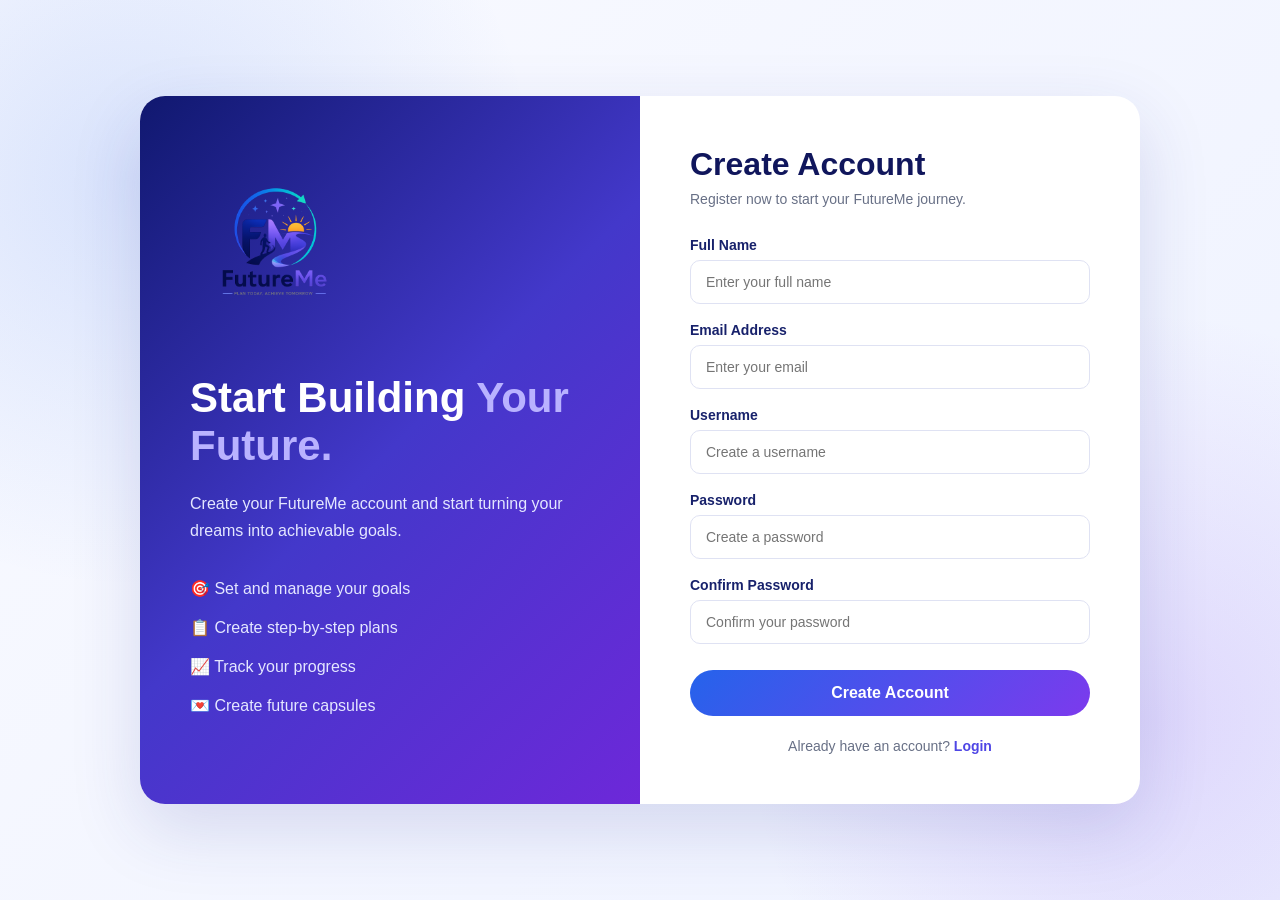
<file: register.html>
<!DOCTYPE html>
<html lang="en">

<head>
    <meta charset="UTF-8">
    <meta name="viewport" content="width=device-width, initial-scale=1.0">

    <title>FutureMe | Register</title>

    <style>
        * {
            margin: 0;
            padding: 0;
            box-sizing: border-box;
        }

        body {
            font-family: Arial, Helvetica, sans-serif;
            min-height: 100vh;

            display: flex;
            align-items: center;
            justify-content: center;

            background:
                radial-gradient(
                    circle at 10% 20%,
                    rgba(37, 99, 235, 0.15),
                    transparent 30%
                ),
                radial-gradient(
                    circle at 90% 80%,
                    rgba(124, 58, 237, 0.15),
                    transparent 30%
                ),
                linear-gradient(
                    135deg,
                    #f9faff,
                    #eef2ff
                );
        }

        .register-container {
            width: 90%;
            max-width: 1000px;

            display: grid;
            grid-template-columns: 1fr 1fr;

            background: white;

            border-radius: 25px;

            overflow: hidden;

            box-shadow:
                0 25px 70px rgba(40, 50, 150, 0.15);
        }

        /* LEFT SIDE */

        .register-left {
            padding: 50px;

            display: flex;
            flex-direction: column;
            justify-content: center;

            background:
                linear-gradient(
                    135deg,
                    #10186f,
                    #4338ca,
                    #6d28d9
                );

            color: white;
        }

        .register-left img {
            width: 170px;
            margin-bottom: 35px;
        }

        .register-left h1 {
            font-size: 42px;
            line-height: 1.15;
            margin-bottom: 20px;
        }

        .register-left h1 span {
            color: #b9b2ff;
        }

        .register-left p {
            color: #e4e7ff;
            font-size: 16px;
            line-height: 1.7;
            max-width: 400px;
        }

        .register-benefits {
            margin-top: 30px;
        }

        .register-benefits p {
            margin-bottom: 12px;
        }

        /* RIGHT SIDE */

        .register-right {
            padding: 50px;
        }

        .register-right h2 {
            color: #10165c;
            font-size: 32px;
            margin-bottom: 8px;
        }

        .register-subtitle {
            color: #687086;
            font-size: 14px;
            margin-bottom: 30px;
        }

        /* FORM */

        .form-group {
            margin-bottom: 18px;
        }

        .form-group label {
            display: block;

            color: #17216b;

            font-size: 14px;
            font-weight: bold;

            margin-bottom: 7px;
        }

        .form-group input {
            width: 100%;

            padding: 13px 15px;

            border: 1px solid #dfe2f3;

            border-radius: 10px;

            outline: none;

            font-size: 14px;

            transition: 0.3s ease;
        }

        .form-group input:focus {
            border-color: #5b45d8;

            box-shadow:
                0 0 0 3px rgba(91, 69, 216, 0.10);
        }

        /* BUTTON */

        .register-submit {
            width: 100%;

            padding: 14px;

            margin-top: 8px;

            border: none;

            border-radius: 25px;

            background:
                linear-gradient(
                    135deg,
                    #2563eb,
                    #7c3aed
                );

            color: white;

            font-size: 16px;

            font-weight: bold;

            cursor: pointer;

            transition: 0.3s ease;
        }

        .register-submit:hover {
            transform: translateY(-2px);

            box-shadow:
                0 10px 25px rgba(79, 70, 229, 0.25);
        }

        /* LOGIN LINK */

        .login-text {
            text-align: center;

            margin-top: 22px;

            color: #687086;

            font-size: 14px;
        }

        .login-text a {
            color: #4f46e5;

            font-weight: bold;

            text-decoration: none;
        }

        .login-text a:hover {
            color: #7c3aed;
        }

        /* MOBILE */

        @media (max-width: 750px) {

            .register-container {
                grid-template-columns: 1fr;

                width: 92%;
            }

            .register-left {
                padding: 35px;
            }

            .register-left img {
                width: 140px;
            }

            .register-left h1 {
                font-size: 32px;
            }

            .register-right {
                padding: 35px;
            }
        }
    </style>

</head>

<body>

    <div class="register-container">

        <!-- LEFT SIDE -->

        <div class="register-left">

            <img src="FutureMe_logo.png" alt="FutureMe Logo">

            <h1>
                Start Building
                <span>Your Future.</span>
            </h1>

            <p>
                Create your FutureMe account and start
                turning your dreams into achievable goals.
            </p>

            <div class="register-benefits">

                <p>🎯 Set and manage your goals</p>

                <p>📋 Create step-by-step plans</p>

                <p>📈 Track your progress</p>

                <p>💌 Create future capsules</p>

            </div>

        </div>


        <!-- RIGHT SIDE -->

        <div class="register-right">

            <h2>Create Account</h2>

            <p class="register-subtitle">
                Register now to start your FutureMe journey.
            </p>


            <!-- REGISTRATION FORM -->

            <form id="registerForm">

                <div class="form-group">

                    <label for="fullname">
                        Full Name
                    </label>

                    <input
                        type="text"
                        id="fullname"
                        name="fullname"
                        placeholder="Enter your full name"
                        required
                    >

                </div>


                <div class="form-group">

                    <label for="email">
                        Email Address
                    </label>

                    <input
                        type="email"
                        id="email"
                        name="email"
                        placeholder="Enter your email"
                        required
                    >

                </div>


                <div class="form-group">

                    <label for="username">
                        Username
                    </label>

                    <input
                        type="text"
                        id="username"
                        name="username"
                        placeholder="Create a username"
                        required
                    >

                </div>


                <div class="form-group">

                    <label for="password">
                        Password
                    </label>

                    <input
                        type="password"
                        id="password"
                        name="password"
                        placeholder="Create a password"
                        required
                    >

                </div>


                <div class="form-group">

                    <label for="confirm-password">
                        Confirm Password
                    </label>

                    <input
                        type="password"
                        id="confirm-password"
                        name="confirm-password"
                        placeholder="Confirm your password"
                        required
                    >

                </div>


                <button
                    type="submit"
                    class="register-submit">

                    Create Account

                </button>

            </form>


            <p class="login-text">

                Already have an account?

                <a href="login.html">
                    Login
                </a>

            </p>

        </div>

    </div>


    <!-- JAVASCRIPT -->

    <script>
document.getElementById("registerForm").addEventListener("submit", async function(event) {
    event.preventDefault();

    const fullname = document.getElementById("fullname").value.trim();
    const email = document.getElementById("email").value.trim();
    const username = document.getElementById("username").value.trim();
    const password = document.getElementById("password").value;
    const confirmPassword = document.getElementById("confirm-password").value;

    if (fullname === "" || email === "" || username === "" || password === "") {
        alert("Please fill all fields.");
        return;
    }

    if (password !== confirmPassword) {
        alert("Passwords do not match.");
        return;
    }

    const formData = new FormData();

    formData.append("fullname", fullname);
    formData.append("email", email);
    formData.append("username", username);
    formData.append("password", password);

    try {
        const response = await fetch("api/register.php", {
            method: "POST",
            body: formData
        });

        const data = await response.json();

        if (data.success) {
            alert(data.message);
            window.location.href = "login.html";
        } else {
            alert(data.message);
        }

    } catch (error) {
        console.error(error);
        alert("Unable to connect to the server.");
    }
});
</script>

</body>

</html>
</file>
<file: style.css>
/* =====================================================
   FUTUREME - CLEAN MASTER CSS
===================================================== */

/* =========================
   1. GLOBAL
========================= */

* {
    margin: 0;
    padding: 0;
    box-sizing: border-box;
}

html {
    scroll-behavior: smooth;
}

body {
    font-family: Arial, Helvetica, sans-serif;
    background: #f7f8ff;
    color: #252a41;
    overflow-x: hidden;
}

a {
    text-decoration: none;
    color: inherit;
}

img {
    max-width: 100%;
    display: block;
}

section {
    width: 100%;
}

/* =========================
   2. HEADER / NAVBAR
========================= */

.header {
    width: 100%;
    background: rgba(255, 255, 255, 0.96);
    border-bottom: 1px solid #eef0ff;
    box-shadow: 0 5px 25px rgba(20, 30, 100, 0.06);
    position: relative;
    z-index: 1000;
}

.navbar {
    width: 90%;
    max-width: 1250px;
    min-height: 90px;
    margin: auto;

    display: flex;
    align-items: center;
    justify-content: space-between;

    gap: 30px;
}

/* Logo */

.logo {
    display: flex;
    align-items: center;
}

.logo img {
    width: 150px;
    height: auto;
}

/* Navigation */

.nav-links {
    list-style: none;

    display: flex;
    align-items: center;

    gap: 30px;

    margin: 0;
    padding: 0;
}

.nav-links li {
    list-style: none;
}

.nav-links a {
    position: relative;

    color: #10165c;

    font-size: 16px;
    font-weight: 600;

    padding: 10px 0;

    transition: 0.3s ease;
}

.nav-links a:hover {
    color: #4f46e5;
}

/* Underline */

.nav-links a:not(.login-btn)::after {
    content: "";

    position: absolute;
    left: 50%;
    bottom: 0;

    width: 0;
    height: 3px;

    background: linear-gradient(
        90deg,
        #2563eb,
        #7c3aed
    );

    border-radius: 10px;

    transform: translateX(-50%);
    transition: 0.3s ease;
}

.nav-links a:not(.login-btn):hover::after {
    width: 100%;
}

/* Active */

.nav-links a.active {
    color: #4f46e5;
}

.nav-links a.active::after {
    width: 100%;
}

/* Login button */

.login-btn {
    display: inline-block;

    padding: 13px 27px !important;

    color: white !important;

    background: linear-gradient(
        135deg,
        #2563eb,
        #7c3aed
    );

    border-radius: 30px;

    box-shadow: 0 8px 20px rgba(79, 70, 229, 0.25);

    transition: 0.3s ease;
}

.login-btn:hover {
    color: white !important;
    transform: translateY(-3px);

    box-shadow: 0 12px 25px rgba(79, 70, 229, 0.35);
}

.nav-links .login-btn::after {
    display: none;
}

/* Register button */

.register-btn {
    display: inline-block;

    padding: 11px 22px;

    color: #4f46e5 !important;

    border: 2px solid #6366f1;

    border-radius: 30px;

    font-weight: 600;

    transition: 0.3s ease;
}

.register-btn:hover {
    color: white !important;

    background: linear-gradient(
        135deg,
        #2563eb,
        #7c3aed
    );

    border-color: transparent;

    transform: translateY(-2px);
}

/* =========================
   3. HERO
========================= */

.hero {
    min-height: 650px;

    position: relative;

    display: flex;
    align-items: center;

    overflow: hidden;

    background:
        radial-gradient(
            circle at 10% 20%,
            rgba(37, 99, 235, 0.16),
            transparent 30%
        ),

        radial-gradient(
            circle at 90% 30%,
            rgba(124, 58, 237, 0.14),
            transparent 30%
        ),

        linear-gradient(
            135deg,
            #f9faff,
            #eef2ff
        );
}

/* Background circles */

.hero-background-circle {
    position: absolute;
    border-radius: 50%;
    pointer-events: none;
}

.circle-one {
    width: 350px;
    height: 350px;

    top: -180px;
    left: -120px;

    background: rgba(37, 99, 235, 0.08);

    filter: blur(10px);
}

.circle-two {
    width: 300px;
    height: 300px;

    right: -120px;
    top: 120px;

    background: rgba(124, 58, 237, 0.08);

    filter: blur(15px);
}

.circle-three {
    width: 180px;
    height: 180px;

    left: 42%;
    bottom: -100px;

    background: rgba(0, 201, 216, 0.07);

    filter: blur(15px);
}

/* Hero container */

.hero-content {
    width: 90%;
    max-width: 1250px;

    margin: auto;

    display: grid;

    grid-template-columns:
        minmax(0, 1.05fr)
        minmax(400px, 0.95fr);

    align-items: center;

    gap: 60px;

    padding: 65px 0;
}

/* Hero text */

.hero-text {
    position: relative;
    z-index: 10;
}

.hero-tag {
    display: inline-block;

    padding: 9px 17px;

    margin-bottom: 22px;

    border-radius: 30px;

    background: #eeeeff;

    color: #5b45d8;

    font-size: 13px;
    font-weight: bold;

    letter-spacing: 0.8px;
}

.hero-text h1 {
    max-width: 700px;

    font-size: clamp(44px, 5vw, 68px);

    line-height: 1.08;

    color: #10145c;

    margin-bottom: 25px;
}

.hero-text h1 span {
    display: block;

    background: linear-gradient(
        90deg,
        #2563eb,
        #7c3aed
    );

    -webkit-background-clip: text;
    -webkit-text-fill-color: transparent;
}

.hero-text > p {
    max-width: 620px;

    color: #5b6478;

    font-size: 18px;

    line-height: 1.7;

    margin-bottom: 30px;
}

/* Hero buttons */

.hero-buttons {
    display: flex;

    flex-wrap: wrap;

    gap: 15px;

    margin-bottom: 35px;
}

.btn-primary,
.btn-secondary {
    display: inline-block;

    padding: 15px 27px;

    border-radius: 30px;

    font-weight: bold;

    transition: 0.3s ease;
}

.btn-primary {
    color: white;

    background: linear-gradient(
        135deg,
        #2563eb,
        #7c3aed
    );

    box-shadow: 0 10px 25px rgba(65, 70, 200, 0.25);
}

.btn-primary:hover {
    transform: translateY(-4px);

    box-shadow: 0 15px 30px rgba(65, 70, 200, 0.35);
}

.btn-secondary {
    color: #2634c7;

    background: white;

    border: 2px solid #5361e8;
}

.btn-secondary:hover {
    color: white;

    background: #5361e8;

    transform: translateY(-4px);
}

/* Hero stats */

.hero-stats {
    display: flex;

    flex-wrap: wrap;

    gap: 25px;
}

.stat {
    display: flex;

    align-items: center;

    gap: 10px;
}

.stat-icon {
    width: 42px;
    height: 42px;

    display: flex;

    align-items: center;
    justify-content: center;

    background: white;

    border-radius: 12px;

    box-shadow: 0 8px 20px rgba(50, 60, 150, 0.08);

    font-size: 20px;
}

.stat strong {
    display: block;

    color: #17216b;

    font-size: 14px;

    margin-bottom: 3px;
}

.stat small {
    color: #7b8194;

    font-size: 12px;
}

/* =========================
   4. HERO VISUAL
========================= */

.hero-visual {
    min-height: 500px;

    position: relative;

    display: flex;

    align-items: center;
    justify-content: center;
}

.visual-glow {
    position: absolute;

    width: 390px;
    height: 390px;

    border-radius: 50%;

    background: radial-gradient(
        circle,
        rgba(89, 85, 255, 0.22),
        rgba(89, 85, 255, 0.04) 55%,
        transparent 70%
    );

    filter: blur(5px);
}

/* Logo card */

.logo-card {
    width: 390px;
    height: 390px;

    position: relative;

    display: flex;

    align-items: center;
    justify-content: center;

    background: rgba(255, 255, 255, 0.88);

    border: 1px solid rgba(100, 100, 200, 0.12);

    border-radius: 45px;

    box-shadow: 0 30px 70px rgba(40, 50, 150, 0.16);

    backdrop-filter: blur(12px);

    z-index: 2;
}

.logo-card img {
    width: 315px;
    height: auto;

    object-fit: contain;
}

/* Visual message */

.visual-message {
    position: absolute;

    bottom: 20px;
    left: 50%;

    transform: translateX(-50%);

    width: 80%;

    padding: 10px 15px;

    display: flex;

    align-items: center;
    justify-content: center;

    gap: 8px;

    background: rgba(255, 255, 255, 0.9);

    border-radius: 20px;

    box-shadow: 0 8px 20px rgba(40, 50, 150, 0.08);
}

.visual-message span {
    color: #7c3aed;
}

.visual-message p {
    color: #4d5670;

    font-size: 12px;

    font-weight: 600;
}

/* =========================
   5. FLOATING CARDS
========================= */

.floating-card {
    position: absolute;

    z-index: 10;

    background: white;

    border-radius: 18px;

    box-shadow: 0 15px 35px rgba(31, 41, 100, 0.15);

    animation: floatCard 4s ease-in-out infinite;
}

.goal-card {
    top: 50px;
    left: -15px;

    display: flex;

    align-items: center;

    gap: 12px;

    padding: 15px 18px;

    width: 205px;
}

.progress-card {
    top: 40px;
    right: -15px;

    width: 190px;

    padding: 15px 18px;
}

.letter-card {
    bottom: 50px;
    left: 0;

    display: flex;

    align-items: center;

    gap: 12px;

    padding: 15px 18px;

    width: 205px;
}

.card-icon {
    width: 42px;
    height: 42px;

    display: flex;

    align-items: center;
    justify-content: center;

    flex-shrink: 0;

    background: #eef0ff;

    border-radius: 12px;

    font-size: 21px;
}

.floating-card strong {
    display: block;

    color: #17216b;

    font-size: 13px;

    margin-bottom: 4px;
}

.floating-card p {
    color: #737b91;

    font-size: 11px;

    margin: 0;
}

/* Progress */

.progress-top {
    display: flex;

    align-items: center;
    justify-content: space-between;

    margin-bottom: 10px;
}

.progress-top span {
    color: #5b45d8;

    font-size: 13px;

    font-weight: bold;
}

.progress-bar {
    height: 7px;

    background: #e7e9f5;

    border-radius: 10px;

    overflow: hidden;

    margin-bottom: 7px;
}

.progress-fill {
    width: 75%;
    height: 100%;

    background: linear-gradient(
        90deg,
        #2563eb,
        #7c3aed
    );

    border-radius: 10px;
}

.progress-card small {
    color: #7b8194;

    font-size: 11px;
}

/* Animation */

@keyframes floatCard {

    0% {
        transform: translateY(0);
    }

    50% {
        transform: translateY(-9px);
    }

    100% {
        transform: translateY(0);
    }
}

/* =========================
   6. COMMON SECTIONS
========================= */

.section-container {
    width: 90%;
    max-width: 1200px;

    margin: auto;

    text-align: center;
}

.section-tag {
    display: inline-block;

    padding: 9px 18px;

    margin-bottom: 20px;

    border-radius: 30px;

    background: #eef1ff;

    color: #4f46e5;

    font-size: 13px;

    font-weight: 700;

    letter-spacing: 0.8px;
}

.section-tag.light {
    background: rgba(255, 255, 255, 0.12);

    color: #dfe3ff;
}

.section-container h2 {
    font-size: clamp(34px, 4vw, 48px);

    line-height: 1.15;

    color: #10145c;

    margin-bottom: 18px;
}

.section-container h2 span {
    background: linear-gradient(
        90deg,
        #2563eb,
        #7c3aed
    );

    -webkit-background-clip: text;
    -webkit-text-fill-color: transparent;
}

.section-description {
    max-width: 750px;

    margin: 0 auto 50px;

    color: #687086;

    font-size: 17px;

    line-height: 1.7;
}

.light-text {
    color: #dce2ff;
}

/* =========================
   7. ABOUT
========================= */

.about {
    padding: 110px 7%;

    background: white;

    overflow: hidden;
}

.about-container {
    max-width: 1200px;

    margin: auto;

    display: grid;

    grid-template-columns: 1fr 1fr;

    gap: 80px;

    align-items: center;
}

.about-content {
    max-width: 560px;
}

.about-content h2 {
    margin: 0 0 25px;

    font-size: 52px;

    line-height: 1.1;

    color: #111a68;

    font-weight: 800;
}

.about-content h2 span {
    background: linear-gradient(
        90deg,
        #2563eb,
        #7c3aed
    );

    -webkit-background-clip: text;
    -webkit-text-fill-color: transparent;
}

.about-content p {
    margin: 0 0 18px;

    color: #64708a;

    font-size: 17px;

    line-height: 1.8;
}

.about-intro {
    font-size: 18px !important;

    color: #39466b !important;

    font-weight: 500;
}

.about-button {
    display: inline-flex;

    align-items: center;

    gap: 8px;

    margin-top: 18px;

    padding: 14px 25px;

    border-radius: 30px;

    background: linear-gradient(
        135deg,
        #2563eb,
        #7c3aed
    );

    color: white;

    font-weight: 700;

    box-shadow: 0 12px 30px rgba(79, 70, 229, 0.25);

    transition: 0.3s ease;
}

.about-button:hover {
    transform: translateY(-3px);
}

/* About visual */

.about-visual {
    position: relative;

    min-height: 500px;

    display: flex;

    align-items: center;
    justify-content: center;
}

.about-visual::before {
    content: "";

    position: absolute;

    width: 400px;
    height: 400px;

    background: radial-gradient(
        circle,
        rgba(79, 70, 229, 0.18),
        transparent 70%
    );

    border-radius: 50%;
}

.main-card {
    position: relative;

    z-index: 2;

    width: 330px;

    min-height: 340px;

    padding: 40px;

    background: rgba(255, 255, 255, 0.95);

    border: 1px solid #e3e6ff;

    border-radius: 28px;

    box-shadow: 0 25px 60px rgba(36, 46, 110, 0.12);

    text-align: center;

    display: flex;

    flex-direction: column;

    align-items: center;
    justify-content: center;

    transition: 0.35s ease;
}

.main-card:hover {
    transform: translateY(-8px);
}

.about-icon {
    width: 80px;
    height: 80px;

    display: flex;

    align-items: center;
    justify-content: center;

    border-radius: 24px;

    background: linear-gradient(
        135deg,
        #eef2ff,
        #e9ddff
    );

    font-size: 42px;

    margin-bottom: 22px;
}

.main-card h3 {
    margin-bottom: 14px;

    color: #111a68;

    font-size: 25px;
}

.main-card p {
    color: #68718a;

    font-size: 15px;

    line-height: 1.7;
}

/* Small cards */

.small-card {
    position: absolute;

    z-index: 3;

    display: flex;

    align-items: center;

    gap: 12px;

    padding: 15px 20px;

    min-width: 180px;

    border-radius: 18px;

    background: white;

    box-shadow: 0 15px 35px rgba(36, 46, 110, 0.14);

    transition: 0.3s ease;
}

.small-card:hover {
    transform: translateY(-5px);
}

.small-card strong {
    width: 38px;
    height: 38px;

    display: flex;

    align-items: center;
    justify-content: center;

    border-radius: 12px;

    background: linear-gradient(
        135deg,
        #2563eb,
        #7c3aed
    );

    color: white;

    font-size: 13px;
}

.small-card span {
    color: #1c286b;

    font-size: 14px;

    font-weight: 700;
}

.card-one {
    top: 45px;
    left: 5px;
}

.card-two {
    top: 190px;
    right: -20px;
}

.card-three {
    bottom: 45px;
    left: 20px;
}

/* =========================
   8. FEATURES
========================= */

.features {
    padding: 100px 0;

    background: #f7f8ff;
}

.feature-list {
    display: grid;

    grid-template-columns: repeat(3, 1fr);

    gap: 25px;

    text-align: left;
}

.feature-card {
    padding: 30px;

    background: white;

    border: 1px solid #e4e6ff;

    border-radius: 22px;

    transition: 0.3s ease;
}

.feature-card:hover {
    transform: translateY(-8px);

    border-color: #c7c4ff;

    box-shadow: 0 18px 35px rgba(50, 60, 150, 0.10);
}

.feature-icon {
    width: 55px;
    height: 55px;

    display: flex;

    align-items: center;
    justify-content: center;

    margin-bottom: 20px;

    background: #eef0ff;

    border-radius: 16px;

    font-size: 25px;
}

.feature-card h3 {
    color: #17216b;

    font-size: 21px;

    margin-bottom: 12px;
}

.feature-card p {
    color: #687086;

    line-height: 1.7;

    font-size: 15px;

    margin-bottom: 20px;
}

.feature-card a {
    color: #4f46e5;

    font-weight: bold;

    font-size: 14px;
}

.feature-card a:hover {
    color: #7c3aed;
}

/* =========================
   9. HOW IT WORKS
========================= */

.how-it-works {
    padding: 100px 0;

    background: white;
}

.steps {
    display: grid;

    grid-template-columns: repeat(5, 1fr);

    gap: 18px;
}

.step {
    padding: 30px 20px;

    background: #f8f9ff;

    border: 1px solid #e2e5f5;

    border-radius: 20px;

    transition: 0.3s ease;
}

.step:hover {
    transform: translateY(-7px);

    border-color: #6c4de8;

    box-shadow: 0 15px 30px rgba(108, 77, 232, 0.10);
}

.step-number {
    width: 48px;
    height: 48px;

    display: flex;

    align-items: center;
    justify-content: center;

    margin: 0 auto 18px;

    border-radius: 50%;

    background: linear-gradient(
        135deg,
        #2563eb,
        #7c3aed
    );

    color: white;

    font-weight: bold;
}

.step h3 {
    color: #17216b;

    font-size: 18px;

    margin-bottom: 12px;
}

.step p {
    color: #687086;

    font-size: 14px;

    line-height: 1.6;
}

/* =========================
   10. SMART PLANNER
========================= */

.smart-planner {
    padding: 100px 0;

    background: linear-gradient(
        135deg,
        #080f4a,
        #17216b,
        #312080
    );

    color: white;
}

.smart-planner h2 {
    color: white;
}

.planner-options {
    display: grid;

    grid-template-columns: repeat(2, 1fr);

    gap: 30px;
}

.planner-card {
    padding: 40px;

    background: white;

    color: #252a41;

    border-radius: 25px;

    text-align: center;

    box-shadow: 0 20px 45px rgba(0, 0, 0, 0.18);

    transition: 0.3s ease;
}

.planner-card:hover {
    transform: translateY(-8px);
}

.planner-icon {
    width: 65px;
    height: 65px;

    display: flex;

    align-items: center;
    justify-content: center;

    margin: 0 auto 20px;

    background: #eef0ff;

    border-radius: 18px;

    font-size: 30px;
}

.planner-card h3 {
    color: #243bdb;

    font-size: 24px;

    margin-bottom: 15px;
}

.planner-card p {
    color: #687086;

    line-height: 1.7;

    margin-bottom: 25px;
}

.planner-card a {
    display: inline-block;

    padding: 13px 22px;

    color: white;

    background: linear-gradient(
        135deg,
        #2563eb,
        #7c3aed
    );

    border-radius: 25px;

    font-weight: bold;
}

/* =========================
   11. FUTURE CAPSULE
========================= */

.future-capsule {
    padding: 100px 0;

    background: #f7f8ff;
}

.capsule-options {
    display: grid;

    grid-template-columns: repeat(3, 1fr);

    gap: 25px;
}

.capsule-card {
    padding: 35px 28px;

    background: white;

    border: 1px solid #e3e5ff;

    border-radius: 22px;

    transition: 0.3s ease;
}

.capsule-card:hover {
    transform: translateY(-8px);

    box-shadow: 0 18px 35px rgba(50, 60, 150, 0.10);
}

.capsule-icon {
    width: 60px;
    height: 60px;

    display: flex;

    align-items: center;
    justify-content: center;

    margin: 0 auto 20px;

    background: #eef0ff;

    border-radius: 17px;

    font-size: 27px;
}

.capsule-card h3 {
    color: #17216b;

    font-size: 21px;

    margin-bottom: 12px;
}

.capsule-card p {
    color: #687086;

    line-height: 1.7;

    margin-bottom: 20px;
}

.capsule-card a {
    color: #4f46e5;

    font-weight: bold;

    font-size: 14px;
}

/* =========================
   12. CTA
========================= */

.cta {
    padding: 100px 20px;

    text-align: center;

    color: white;

    background: linear-gradient(
        135deg,
        #10186f,
        #4338ca,
        #6d28d9
    );
}

.cta-content {
    max-width: 800px;

    margin: auto;
}

.cta h2 {
    color: white;

    font-size: clamp(36px, 5vw, 55px);

    margin-bottom: 20px;
}

.cta h2 span {
    color: #b9b2ff;
}

.cta p {
    max-width: 650px;

    margin: 0 auto 30px;

    color: #e8eaff;

    font-size: 18px;

    line-height: 1.7;
}

.cta-button {
    display: inline-block;

    padding: 15px 28px;

    background: white;

    color: #243bdb;

    border-radius: 30px;

    font-weight: bold;

    transition: 0.3s ease;
}

.cta-button:hover {
    transform: translateY(-4px);

    box-shadow: 0 10px 25px rgba(0, 0, 0, 0.20);
}

/* =========================
   13. FOOTER
========================= */

footer {
    background: #070d45;

    color: white;

    padding: 65px 0 20px;
}

.footer-content {
    width: 90%;
    max-width: 1200px;

    margin: auto;

    display: grid;

    grid-template-columns: 2fr 1fr 1fr;

    gap: 50px;
}

.footer-brand img {
    width: 145px;

    margin-bottom: 15px;
}

.footer-brand p {
    color: #c6cbea;

    line-height: 1.6;
}

.footer-small {
    margin-top: 8px;

    font-size: 13px;

    color: #9299c4 !important;
}

.footer-column {
    display: flex;

    flex-direction: column;

    gap: 12px;
}

.footer-column h3 {
    color: white;

    margin-bottom: 8px;
}

.footer-column a {
    color: #c6cbea;

    transition: 0.3s ease;
}

.footer-column a:hover {
    color: #00c9d8;

    transform: translateX(3px);
}

.footer-bottom {
    width: 90%;
    max-width: 1200px;

    margin: 45px auto 0;

    padding-top: 20px;

    border-top: 1px solid rgba(255, 255, 255, 0.10);

    text-align: center;
}

.footer-bottom p {
    color: #9299c4;

    font-size: 13px;
}

/* =========================
   14. TABLET
========================= */

@media (max-width: 1000px) {

    .navbar {
        width: 92%;
    }

    .nav-links {
        gap: 18px;
    }

    .hero-content {
        grid-template-columns: 1fr;

        text-align: center;

        padding: 70px 0;
    }

    .hero-text {
        max-width: 750px;

        margin: auto;
    }

    .hero-text > p {
        margin-left: auto;
        margin-right: auto;
    }

    .hero-buttons {
        justify-content: center;
    }

    .hero-stats {
        justify-content: center;
    }

    .feature-list,
    .capsule-options {
        grid-template-columns: repeat(2, 1fr);
    }

    .steps {
        grid-template-columns: repeat(2, 1fr);
    }

    .footer-content {
        grid-template-columns: 1fr 1fr;
    }

    .footer-brand {
        grid-column: 1 / -1;
    }

    .about {
        padding: 80px 6%;
    }

    .about-container {
        grid-template-columns: 1fr;

        gap: 60px;
    }

    .about-content {
        max-width: 100%;

        text-align: center;
    }

    .about-content p {
        margin-left: auto;
        margin-right: auto;
    }
}

/* =========================
   15. MOBILE
========================= */

@media (max-width: 650px) {

    .navbar {
        flex-direction: column;

        padding: 15px 0 20px;

        gap: 15px;
    }

    .logo img {
        width: 125px;
    }

    .nav-links {
        width: 100%;

        justify-content: center;

        flex-wrap: wrap;

        gap: 12px 18px;
    }

    .nav-links a {
        font-size: 14px;
    }

    .login-btn {
        padding: 10px 18px !important;
    }

    .register-btn {
        padding: 9px 17px;
    }

    .hero {
        min-height: auto;
    }

    .hero-content {
        width: 92%;

        padding: 60px 0;
    }

    .hero-text h1 {
        font-size: 42px;
    }

    .hero-text > p {
        font-size: 16px;
    }

    .hero-buttons {
        flex-direction: column;

        align-items: center;
    }

    .btn-primary,
    .btn-secondary {
        width: 100%;

        max-width: 280px;

        text-align: center;
    }

    .hero-stats {
        flex-direction: column;

        align-items: center;

        gap: 15px;
    }

    .stat {
        width: 230px;
    }

    .hero-visual {
        min-height: 450px;

        width: 100%;
    }

    .logo-card {
        width: 300px;
        height: 300px;

        border-radius: 35px;
    }

    .logo-card img {
        width: 240px;
    }

    .visual-message {
        bottom: 15px;

        width: 85%;
    }

    .goal-card {
        left: 0;
        top: 20px;

        width: 175px;
    }

    .progress-card {
        right: 0;
        top: 15px;

        width: 165px;
    }

    .letter-card {
        left: 0;
        bottom: 15px;

        width: 175px;
    }

    .about,
    .features,
    .how-it-works,
    .smart-planner,
    .future-capsule {
        padding: 75px 0;
    }

    .section-container {
        width: 92%;
    }

    .section-container h2 {
        font-size: 34px;
    }

    .section-description {
        font-size: 16px;

        margin-bottom: 35px;
    }

    .about {
        padding: 70px 5%;
    }

    .about-content h2 {
        font-size: 38px;
    }

    .about-content p {
        font-size: 15px;
    }

    .about-visual {
        min-height: 420px;
    }

    .main-card {
        width: 270px;

        min-height: 300px;

        padding: 30px;
    }

    .small-card {
        min-width: 150px;

        padding: 11px 14px;
    }

    .small-card span {
        font-size: 12px;
    }

    .card-one {
        left: -5px;

        top: 30px;
    }

    .card-two {
        right: -5px;

        top: 165px;
    }

    .card-three {
        left: 0;

        bottom: 25px;
    }

    .feature-list,
    .steps,
    .planner-options,
    .capsule-options {
        grid-template-columns: 1fr;
    }

    .planner-card {
        padding: 30px 22px;
    }

    .footer-content {
        grid-template-columns: 1fr;

        text-align: center;

        gap: 35px;
    }

    .footer-brand {
        grid-column: auto;
    }

    .footer-brand img {
        margin-left: auto;
        margin-right: auto;
    }

    .footer-column {
        align-items: center;
    }
}
</file>
